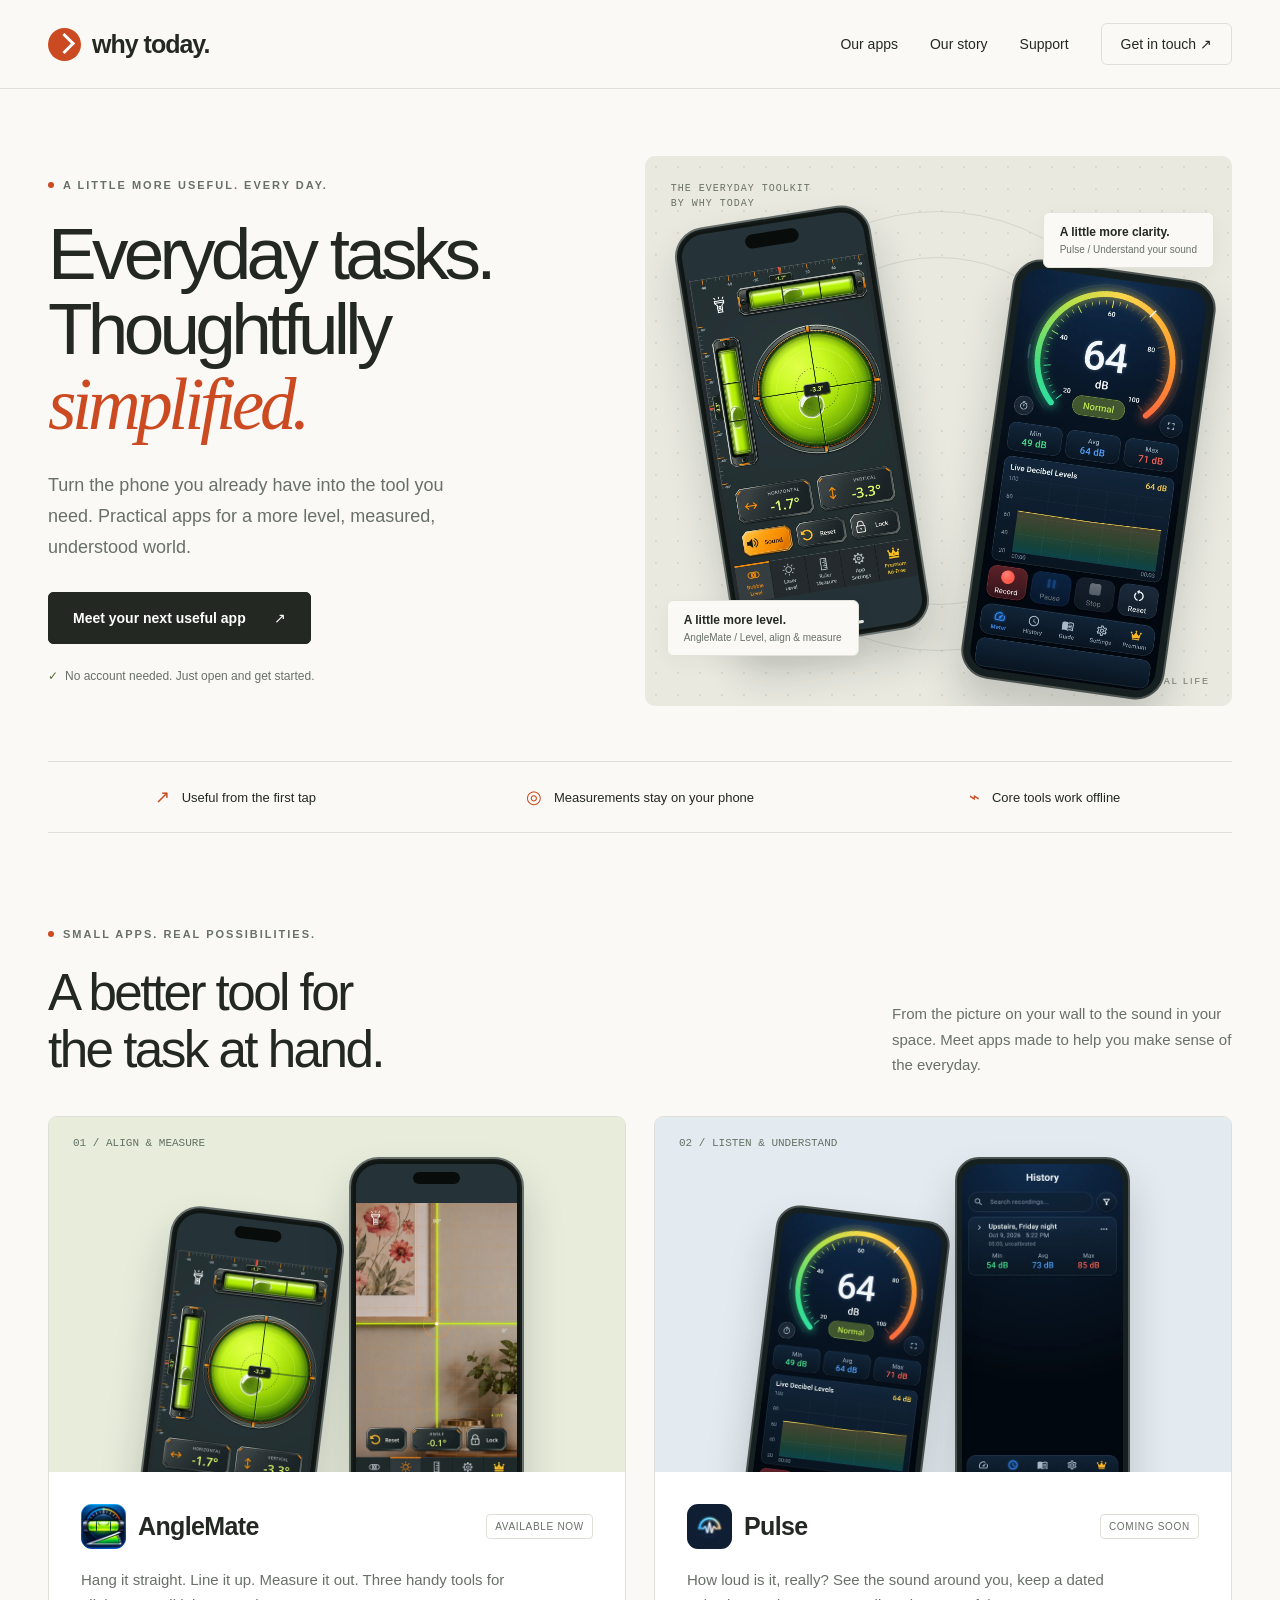
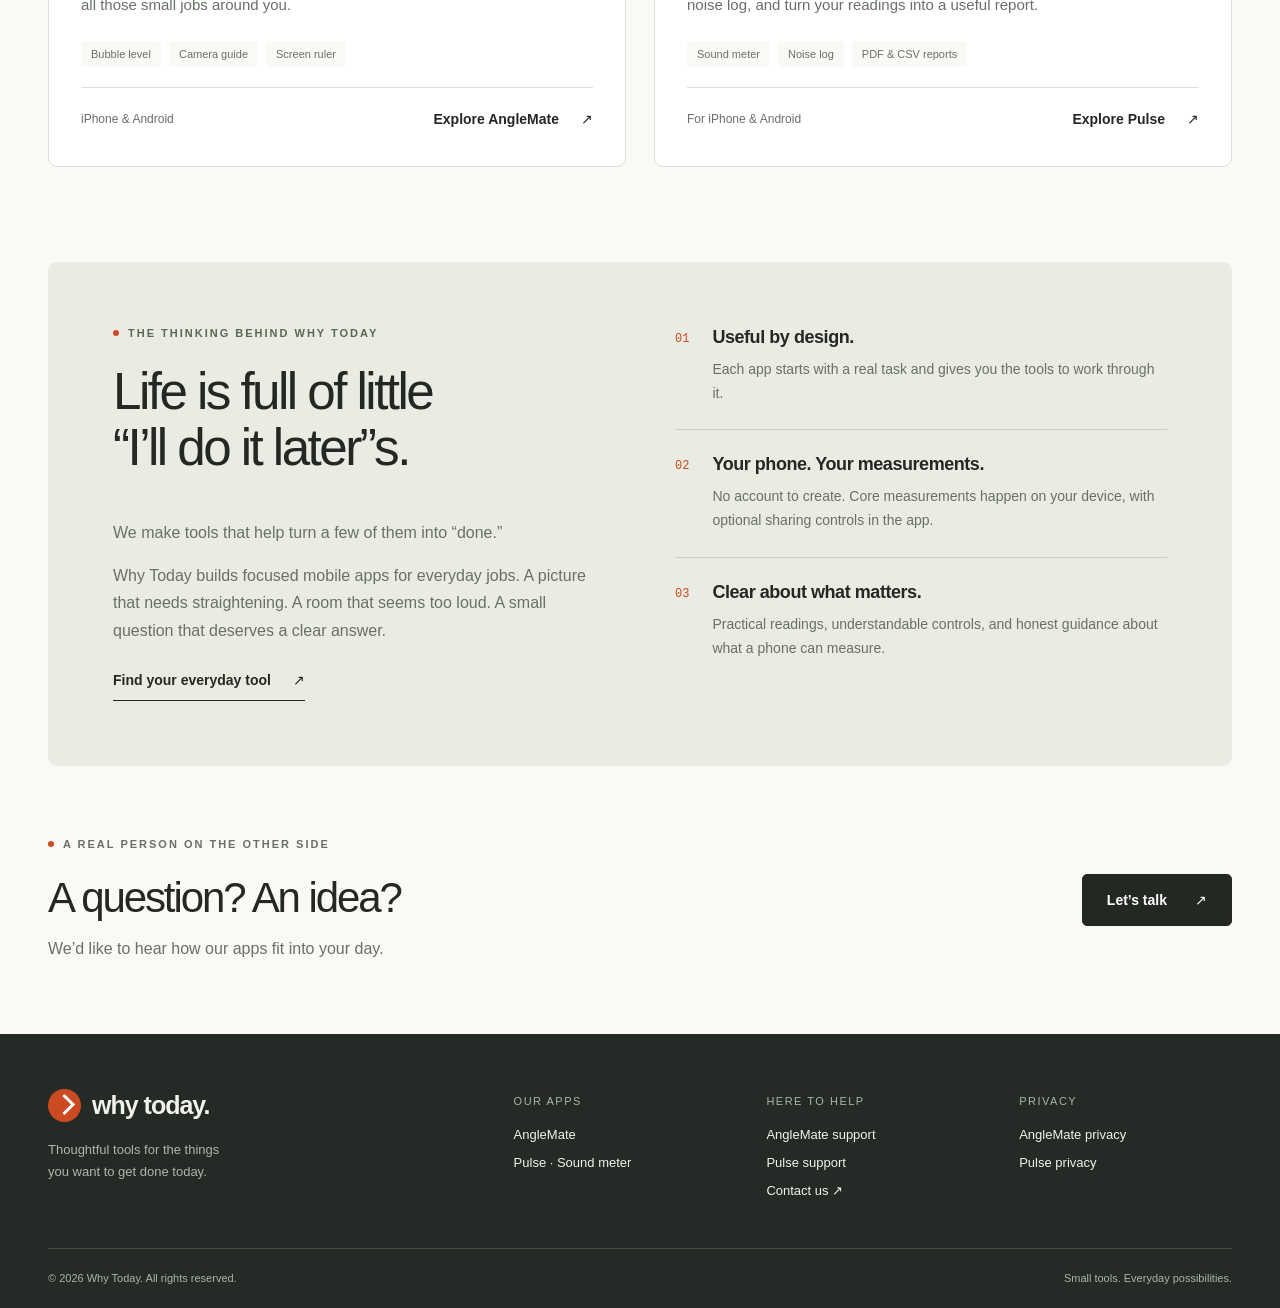
<file: index.html>
<!doctype html><html lang="en"><head><meta charset="utf-8"><meta name="viewport" content="width=device-width, initial-scale=1"><title>Why Today — Level and sound meter apps for iPhone & Android</title><meta name="description" content="Why Today makes AngleMate, a bubble level, camera alignment guide and screen ruler, and Pulse, a decibel meter with a dated noise log. For iPhone and Android, no account needed."><meta name="theme-color" content="#faf9f5"><link rel="canonical" href="https://whytoday.ca/"><meta property="og:image" content="https://whytoday.ca/assets/share-home.jpg"><meta property="og:image:width" content="1200"><meta property="og:image:height" content="630"><meta name="twitter:card" content="summary_large_image"><meta property="og:type" content="website"><meta property="og:title" content="Why Today — Level and sound meter apps for iPhone & Android"><meta property="og:description" content="Why Today makes AngleMate, a bubble level, camera alignment guide and screen ruler, and Pulse, a decibel meter with a dated noise log. For iPhone and Android, no account needed."><meta property="og:url" content="https://whytoday.ca/"><meta property="og:site_name" content="Why Today"><link rel="icon" type="image/svg+xml" href="/assets/favicon.svg"><link rel="stylesheet" href="/assets/site.css"><script src="/assets/site.js" defer></script><script type="application/ld+json">{"@context": "https://schema.org", "@graph": [{"@type": "Organization", "@id": "https://whytoday.ca/#organization", "name": "Why Today", "url": "https://whytoday.ca/", "email": "whytodaysupport@gmail.com"}, {"@type": "WebSite", "@id": "https://whytoday.ca/#website", "name": "Why Today", "url": "https://whytoday.ca/", "publisher": {"@id": "https://whytoday.ca/#organization"}}]}</script></head><body><a class="skip" href="#main">Skip to content</a><header class="header"><div class="wrap nav"><a class="logo" href="/" aria-label="Why Today home"><span class="brand-mark" aria-hidden="true"></span><span>why today.</span></a><button class="menu-toggle" aria-expanded="false" aria-controls="navigation">Menu</button><nav class="nav-links" id="navigation" aria-label="Main navigation"><a href="/#products">Our apps</a><a href="/#about">Our story</a><a href="/#support">Support</a><a class="nav-contact" href="mailto:whytodaysupport@gmail.com">Get in touch <span aria-hidden="true">↗</span></a></nav></div></header><main id="main"><div class="wrap"><section class="hero"><div class="hero-copy"><div class="eyebrow"><span class="dot" aria-hidden="true"></span>A little more useful. Every day.</div><h1>Everyday tasks.<br>Thoughtfully<br><em>simplified.</em></h1><p class="lead">Turn the phone you already have into the tool you need. Practical apps for a more level, measured, understood world.</p><div class="actions"><a class="button" href="#products">Meet your next useful app <span aria-hidden="true">↗</span></a></div><div class="small-note">No account needed. Just open and get started.</div></div><div class="hero-stage"><div class="stage-orbit" aria-hidden="true"></div><div class="stage-label">THE EVERYDAY TOOLKIT<br>BY WHY TODAY</div><div class="phone phone-iphone phone-a"><div class="phone-screen"><img src="/assets/anglemate-level.webp" alt="AngleMate bubble level with horizontal and vertical readings" loading="eager" decoding="async"></div><span class="phone-island" aria-hidden="true"></span><span class="phone-home" aria-hidden="true"></span></div><div class="phone phone-b"><img src="/assets/pulse-meter.webp" alt="Pulse sound meter with live decibel graph" loading="eager" decoding="async"></div><div class="float-label label-a">A little more level.<span>AngleMate / Level, align & measure</span></div><div class="float-label label-b">A little more clarity.<span>Pulse / Understand your sound</span></div><span class="stage-bottom">BUILT FOR REAL LIFE</span></div></section><div class="principles-strip"><div><span aria-hidden="true">↗</span>Useful from the first tap</div><div><span aria-hidden="true">◎</span>Measurements stay on your phone</div><div><span aria-hidden="true">⌁</span>Core tools work offline</div></div><section class="section" id="products"><div class="section-head"><div><div class="eyebrow"><span class="dot" aria-hidden="true"></span>Small apps. Real possibilities.</div><h2>A better tool for<br>the task at hand.</h2></div><p>From the picture on your wall to the sound in your space. Meet apps made to help you make sense of the everyday.</p></div><div class="product-grid"><article class="product-card"><div class="product-art green"><span class="art-number">01 / ALIGN & MEASURE</span><div class="phone phone-iphone "><div class="phone-screen"><img src="/assets/anglemate-level.webp" alt="AngleMate measurement screen" loading="lazy" decoding="async"></div><span class="phone-island" aria-hidden="true"></span><span class="phone-home" aria-hidden="true"></span></div><div class="phone phone-iphone "><div class="phone-screen"><img src="/assets/anglemate-camera.webp" alt="AngleMate additional tools" loading="lazy" decoding="async"></div><span class="phone-island" aria-hidden="true"></span><span class="phone-home" aria-hidden="true"></span></div></div><div class="card-copy"><div class="product-title"><img src="/assets/anglemate-icon.webp" width="45" height="45" alt=""><h3>AngleMate</h3><span class="tag">Available now</span></div><p>Hang it straight. Line it up. Measure it out. Three handy tools for all those small jobs around you.</p><div class="product-tags"><span>Bubble level</span><span>Camera guide</span><span>Screen ruler</span></div><div class="card-bottom"><span>iPhone & Android</span><a class="text-link" href="/anglemate/">Explore AngleMate <span aria-hidden="true">↗</span></a></div></div></article><article class="product-card"><div class="product-art blue"><span class="art-number">02 / LISTEN & UNDERSTAND</span><div class="phone "><img src="/assets/pulse-meter.webp" alt="Pulse measurement screen" loading="lazy" decoding="async"></div><div class="phone "><img src="/assets/pulse-history.webp" alt="Pulse additional tools" loading="lazy" decoding="async"></div></div><div class="card-copy"><div class="product-title"><img src="/assets/pulse-icon.webp" width="45" height="45" alt=""><h3>Pulse</h3><span class="tag">Coming soon</span></div><p>How loud is it, really? See the sound around you, keep a dated noise log, and turn your readings into a useful report.</p><div class="product-tags"><span>Sound meter</span><span>Noise log</span><span>PDF & CSV reports</span></div><div class="card-bottom"><span>For iPhone & Android</span><a class="text-link" href="/pulse/">Explore Pulse <span aria-hidden="true">↗</span></a></div></div></article></div></section><section class="about" id="about"><div><div class="eyebrow"><span class="dot" aria-hidden="true"></span>The thinking behind Why Today</div><h2>Life is full of little<br>“I’ll do it later”s.</h2><p>We make tools that help turn a few of them into “done.”</p><p>Why Today builds focused mobile apps for everyday jobs. A picture that needs straightening. A room that seems too loud. A small question that deserves a clear answer.</p><a class="text-link" href="#products">Find your everyday tool <span aria-hidden="true">↗</span></a></div><div><div class="value"><span class="value-num">01</span><div><h3>Useful by design.</h3><p>Each app starts with a real task and gives you the tools to work through it.</p></div></div><div class="value"><span class="value-num">02</span><div><h3>Your phone. Your measurements.</h3><p>No account to create. Core measurements happen on your device, with optional sharing controls in the app.</p></div></div><div class="value"><span class="value-num">03</span><div><h3>Clear about what matters.</h3><p>Practical readings, understandable controls, and honest guidance about what a phone can measure.</p></div></div></div></section><section class="contact" id="support"><div><div class="eyebrow"><span class="dot" aria-hidden="true"></span>A real person on the other side</div><h2>A question? An idea?</h2><p>We’d like to hear how our apps fit into your day.</p></div><a class="button" href="mailto:whytodaysupport@gmail.com">Let’s talk <span aria-hidden="true">↗</span></a></section></div></main><footer class="footer"><div class="wrap"><div class="footer-top"><div class="footer-brand"><a class="logo" href="/" aria-label="Why Today home"><span class="brand-mark" aria-hidden="true"></span><span>why today.</span></a><p>Thoughtful tools for the things<br>you want to get done today.</p></div><div><h3>Our apps</h3><div class="footer-links"><a href="/anglemate/">AngleMate</a><a href="/pulse/">Pulse · Sound meter</a></div></div><div><h3>Here to help</h3><div class="footer-links"><a href="/anglemate/#support">AngleMate support</a><a href="/pulse/#support">Pulse support</a><a href="mailto:whytodaysupport@gmail.com">Contact us ↗</a></div></div><div><h3>Privacy</h3><div class="footer-links"><a href="/anglemate/privacy/">AngleMate privacy</a><a href="/pulse/privacy/">Pulse privacy</a></div></div></div><div class="footer-bottom"><span>© 2026 Why Today. All rights reserved.</span><span>Small tools. Everyday possibilities.</span></div></div></footer></body></html>
</file>
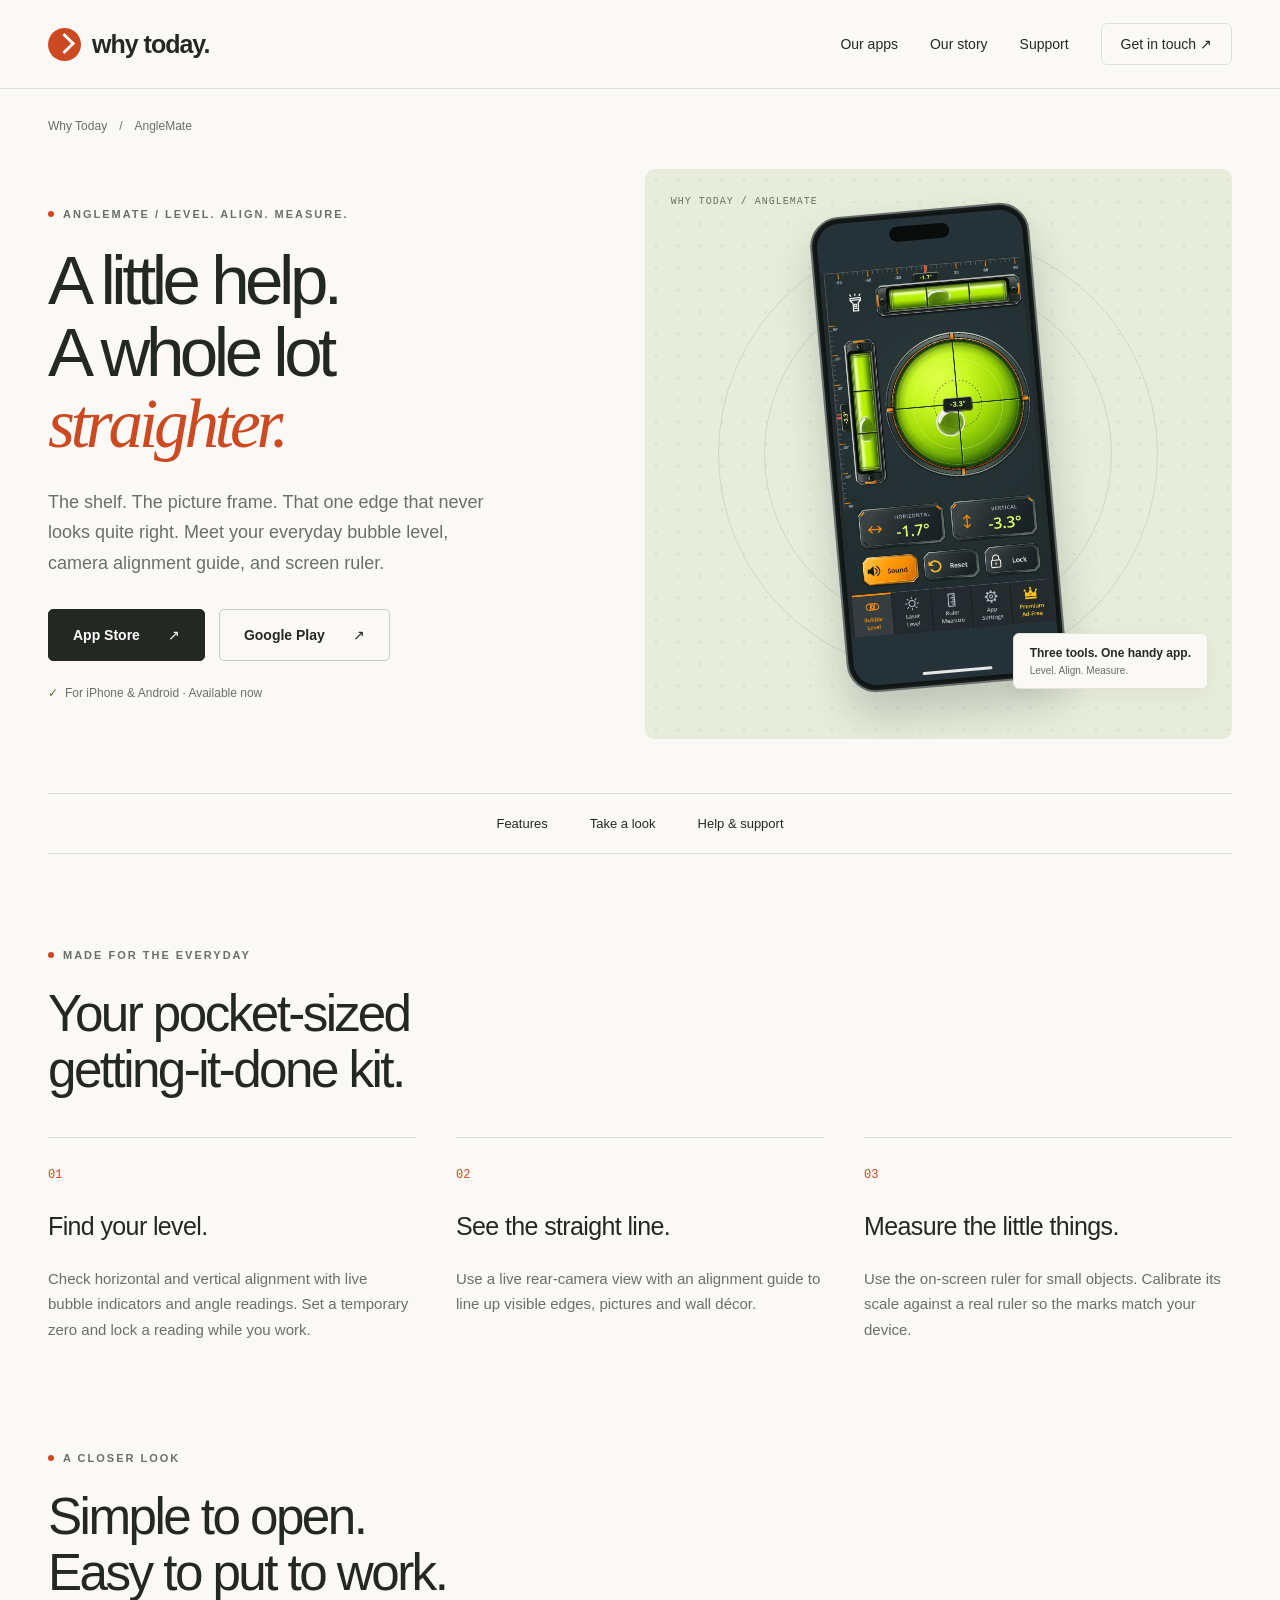
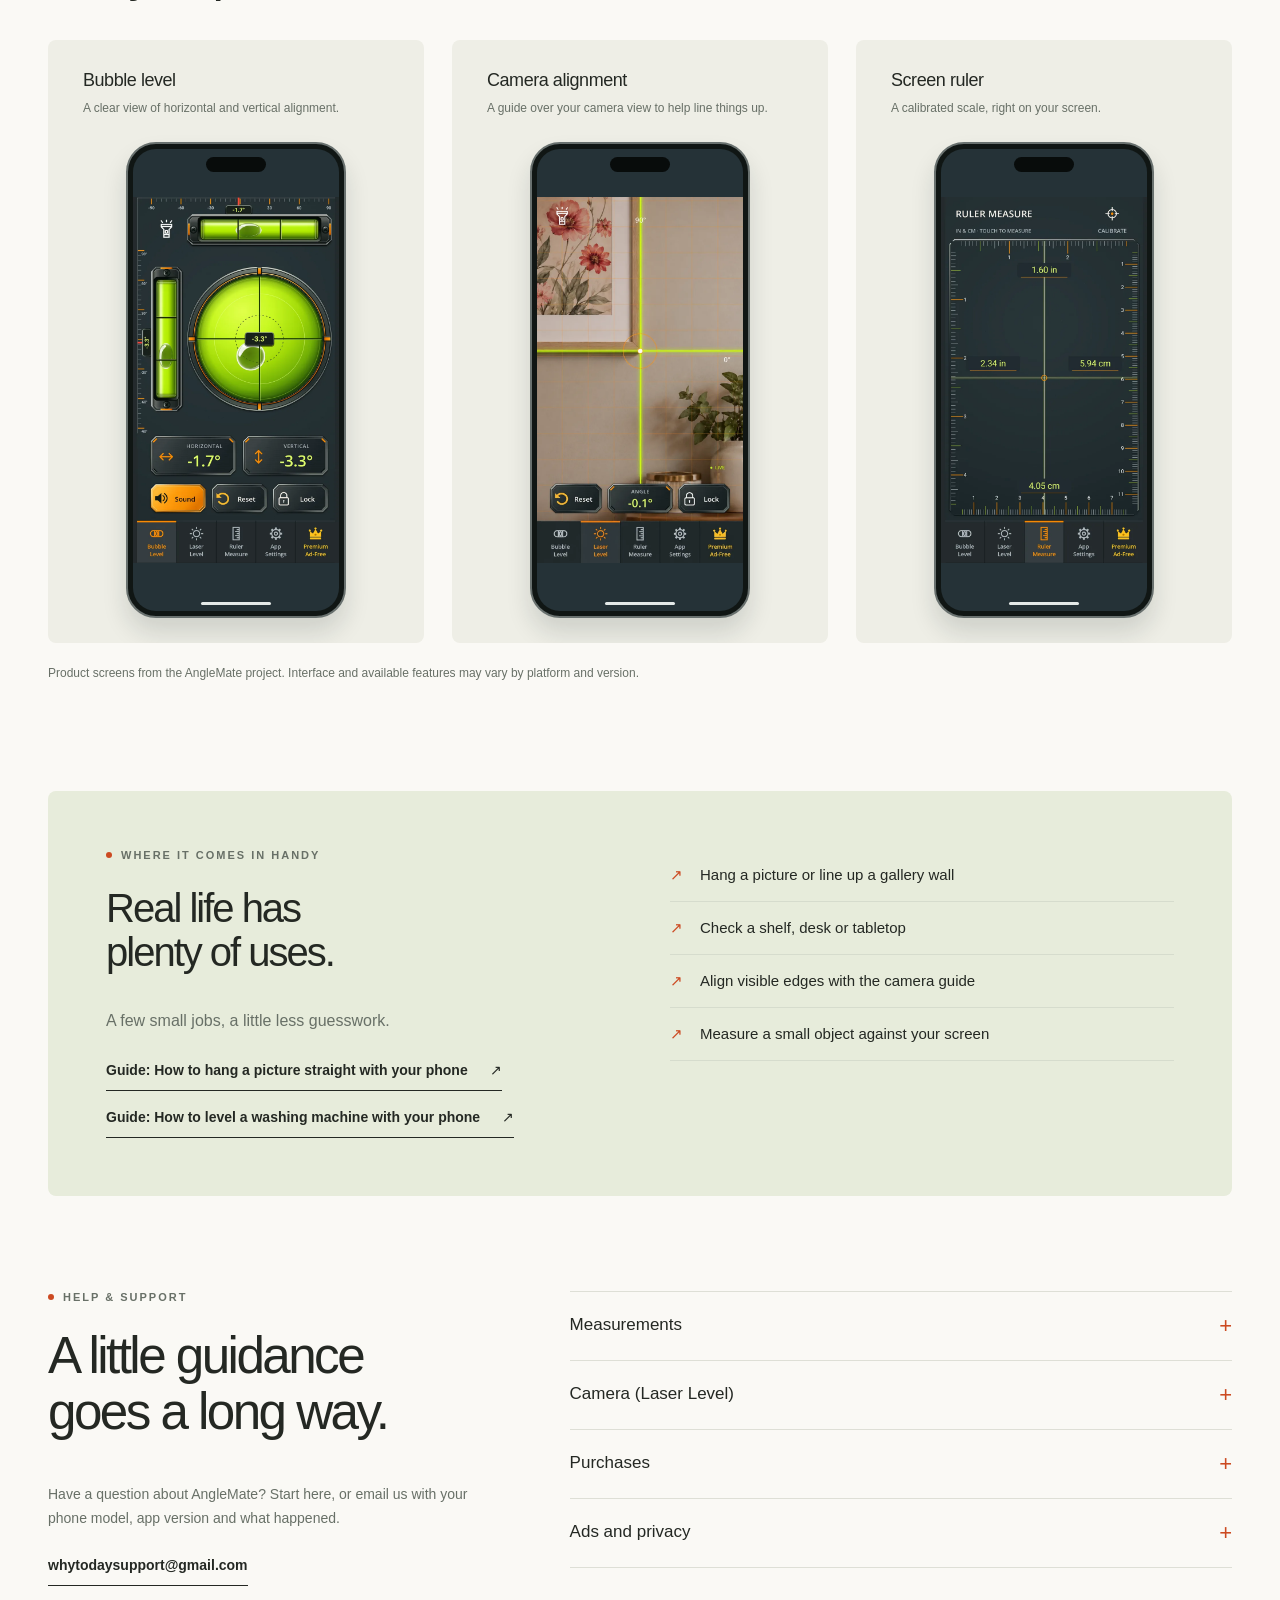
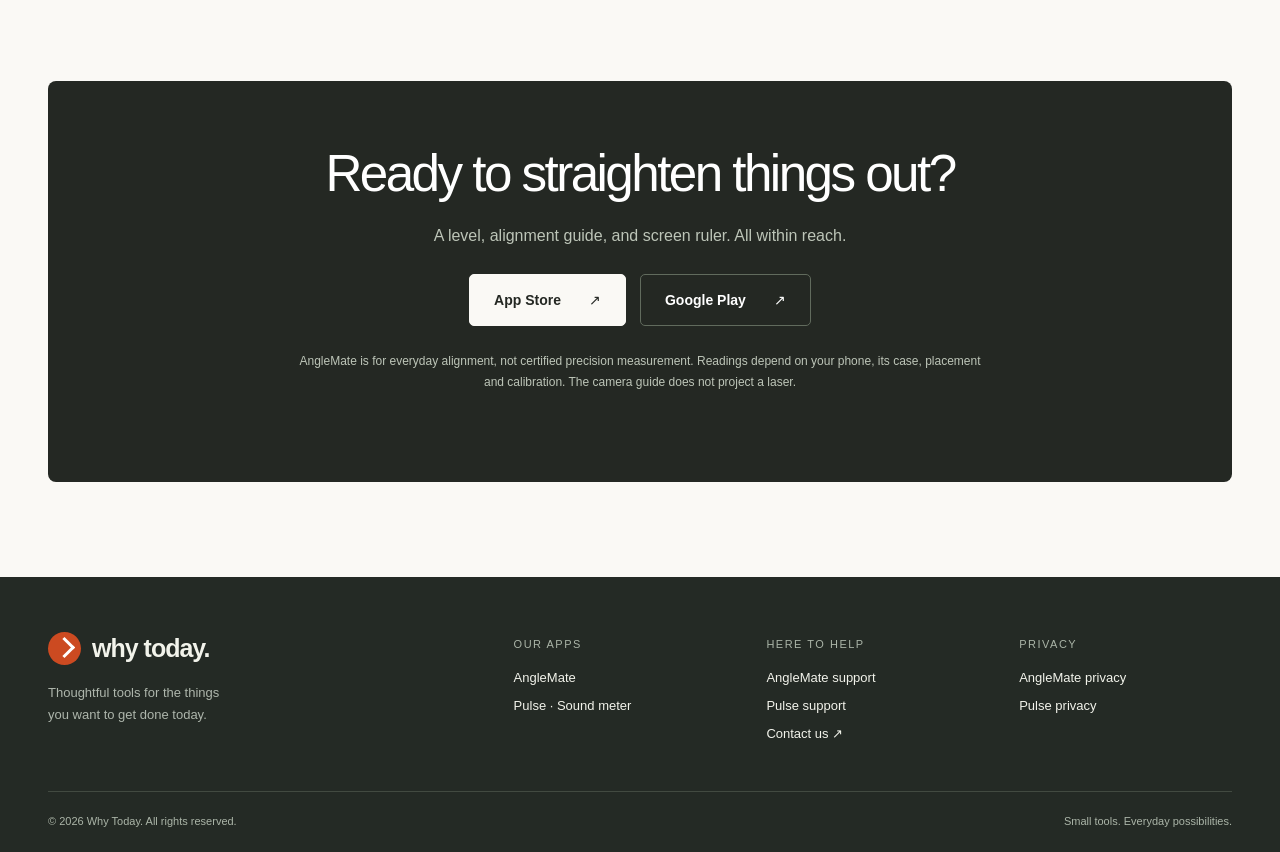
<file: anglemate/index.html>
<!doctype html><html lang="en"><head><meta charset="utf-8"><meta name="viewport" content="width=device-width, initial-scale=1"><title>AngleMate: Bubble Level & Laser Level App for iPhone, Android</title><meta name="description" content="AngleMate turns your phone into a bubble level, a camera laser-level guide for lining up pictures and shelves, and a calibrated screen ruler. Works offline, no account needed."><meta name="theme-color" content="#faf9f5"><link rel="canonical" href="https://whytoday.ca/anglemate/"><meta property="og:image" content="https://whytoday.ca/assets/share-anglemate.jpg"><meta property="og:image:width" content="1200"><meta property="og:image:height" content="630"><meta name="twitter:card" content="summary_large_image"><meta property="og:type" content="website"><meta property="og:title" content="AngleMate: Bubble Level & Laser Level App for iPhone, Android"><meta property="og:description" content="AngleMate turns your phone into a bubble level, a camera laser-level guide for lining up pictures and shelves, and a calibrated screen ruler. Works offline, no account needed."><meta property="og:url" content="https://whytoday.ca/anglemate/"><meta property="og:site_name" content="Why Today"><meta name="apple-itunes-app" content="app-id=6821353881"><link rel="icon" type="image/svg+xml" href="/assets/favicon.svg"><link rel="stylesheet" href="/assets/site.css"><script src="/assets/site.js" defer></script><script type="application/ld+json">{"@context": "https://schema.org", "@graph": [{"@type": "Organization", "@id": "https://whytoday.ca/#organization", "name": "Why Today", "url": "https://whytoday.ca/", "email": "whytodaysupport@gmail.com"}, {"@type": "WebSite", "@id": "https://whytoday.ca/#website", "name": "Why Today", "url": "https://whytoday.ca/", "publisher": {"@id": "https://whytoday.ca/#organization"}}, {"@type": "MobileApplication", "@id": "https://whytoday.ca/anglemate/#app", "name": "AngleMate", "url": "https://whytoday.ca/anglemate/", "description": "AngleMate turns your phone into a bubble level, a camera laser-level guide for lining up pictures and shelves, and a calibrated screen ruler. Works offline, no account needed.", "operatingSystem": "iOS, Android", "applicationCategory": "UtilitiesApplication", "image": "https://whytoday.ca/assets/anglemate-icon.webp", "screenshot": ["https://whytoday.ca/assets/anglemate-level.webp", "https://whytoday.ca/assets/anglemate-camera.webp", "https://whytoday.ca/assets/anglemate-ruler.webp"], "publisher": {"@id": "https://whytoday.ca/#organization"}, "sameAs": ["https://apps.apple.com/app/anglemate/id6821353881", "https://play.google.com/store/apps/details?id=com.iambell.anglemate"]}]}</script></head><body><a class="skip" href="#main">Skip to content</a><header class="header"><div class="wrap nav"><a class="logo" href="/" aria-label="Why Today home"><span class="brand-mark" aria-hidden="true"></span><span>why today.</span></a><button class="menu-toggle" aria-expanded="false" aria-controls="navigation">Menu</button><nav class="nav-links" id="navigation" aria-label="Main navigation"><a href="/#products">Our apps</a><a href="/#about">Our story</a><a href="/#support">Support</a><a class="nav-contact" href="mailto:whytodaysupport@gmail.com">Get in touch <span aria-hidden="true">↗</span></a></nav></div></header><main id="main"><div class="wrap"><div class="crumb"><a href="/">Why Today</a><span>/</span><span>AngleMate</span></div><section class="hero product-hero"><div class="hero-copy"><div class="eyebrow"><span class="dot" aria-hidden="true"></span>AngleMate / Level. Align. Measure.</div><h1>A little help.<br>A whole lot<br><em>straighter.</em></h1><p class="lead">The shelf. The picture frame. That one edge that never looks quite right. Meet your everyday bubble level, camera alignment guide, and screen ruler.</p><div class="actions"><a class="button" href="https://apps.apple.com/app/anglemate/id6821353881?pt=129586953&ct=anglemate_page_top&mt=8">App Store <span aria-hidden="true">↗</span></a><a class="button secondary" href="https://play.google.com/store/apps/details?id=com.iambell.anglemate&referrer=utm_source%3Dwhytoday.ca%26utm_medium%3Dwebsite%26utm_campaign%3Danglemate_page_top">Google Play <span aria-hidden="true">↗</span></a></div><div class="small-note">For iPhone & Android · Available now</div></div><div class="hero-stage single-stage" style="background-color:#e7ecdb"><div class="stage-orbit" aria-hidden="true"></div><div class="stage-label">WHY TODAY / ANGLEMATE</div><div class="phone phone-iphone "><div class="phone-screen"><img src="/assets/anglemate-level.webp" alt="AngleMate measurement screen" loading="eager" decoding="async"></div><span class="phone-island" aria-hidden="true"></span><span class="phone-home" aria-hidden="true"></span></div><div class="float-label">Three tools. One handy app.<span>Level. Align. Measure.</span></div></div></section><nav class="subnav" aria-label="Product navigation"><a href="#features">Features</a><a href="#look">Take a look</a><a href="#support">Help & support</a></nav><section class="section" id="features"><div class="section-head"><div><div class="eyebrow"><span class="dot" aria-hidden="true"></span>Made for the everyday</div><h2>Your pocket-sized<br>getting-it-done kit.</h2></div></div><div class="feature-grid"><article class="feature"><span class="value-num">01</span><h3>Find your level.</h3><p>Check horizontal and vertical alignment with live bubble indicators and angle readings. Set a temporary zero and lock a reading while you work.</p></article><article class="feature"><span class="value-num">02</span><h3>See the straight line.</h3><p>Use a live rear-camera view with an alignment guide to line up visible edges, pictures and wall décor.</p></article><article class="feature"><span class="value-num">03</span><h3>Measure the little things.</h3><p>Use the on-screen ruler for small objects. Calibrate its scale against a real ruler so the marks match your device.</p></article></div></section><section id="look"><div class="section-head"><div><div class="eyebrow"><span class="dot" aria-hidden="true"></span>A closer look</div><h2>Simple to open.<br>Easy to put to work.</h2></div></div><div class="screens"><figure class="screen"><figcaption><h3>Bubble level</h3><p>A clear view of horizontal and vertical alignment.</p></figcaption><div class="phone phone-iphone "><div class="phone-screen"><img src="/assets/anglemate-level.webp" alt="AngleMate: Bubble level" loading="lazy" decoding="async"></div><span class="phone-island" aria-hidden="true"></span><span class="phone-home" aria-hidden="true"></span></div></figure><figure class="screen"><figcaption><h3>Camera alignment</h3><p>A guide over your camera view to help line things up.</p></figcaption><div class="phone phone-iphone "><div class="phone-screen"><img src="/assets/anglemate-camera.webp" alt="AngleMate: Camera alignment" loading="lazy" decoding="async"></div><span class="phone-island" aria-hidden="true"></span><span class="phone-home" aria-hidden="true"></span></div></figure><figure class="screen"><figcaption><h3>Screen ruler</h3><p>A calibrated scale, right on your screen.</p></figcaption><div class="phone phone-iphone "><div class="phone-screen"><img src="/assets/anglemate-ruler.webp" alt="AngleMate: Screen ruler" loading="lazy" decoding="async"></div><span class="phone-island" aria-hidden="true"></span><span class="phone-home" aria-hidden="true"></span></div></figure></div><p class="screen-note">Product screens from the AngleMate project. Interface and available features may vary by platform and version.</p></section><section class="section"><div class="usecases "><div><div class="eyebrow"><span class="dot" aria-hidden="true"></span>Where it comes in handy</div><h2>Real life has<br>plenty of uses.</h2><p>A few small jobs, a little less guesswork.</p><div class="guide-links"><a class="text-link" href="/guides/hang-a-picture-straight/">Guide: How to hang a picture straight with your phone <span aria-hidden="true">↗</span></a><a class="text-link" href="/guides/level-a-washing-machine/">Guide: How to level a washing machine with your phone <span aria-hidden="true">↗</span></a></div></div><ul><li>Hang a picture or line up a gallery wall</li><li>Check a shelf, desk or tabletop</li><li>Align visible edges with the camera guide</li><li>Measure a small object against your screen</li></ul></div></section><section class="support" id="support"><div class="support-intro"><div class="eyebrow"><span class="dot" aria-hidden="true"></span>Help & support</div><h2>A little guidance<br>goes a long way.</h2><p>Have a question about AngleMate? Start here, or email us with your phone model, app version and what happened.</p><a class="text-link" href="mailto:whytodaysupport@gmail.com?subject=AngleMate%20support">whytodaysupport@gmail.com</a></div><div class="faq"><details><summary>Measurements</summary><div>
<h3>The level does not read zero on a flat surface</h3>
<p>Put the phone on the surface, wait a moment for it to settle, then tap
<strong>Reset</strong> to use that position as zero. The reset lasts until you
close the app. Phone cases and camera bumps can tilt the phone, so measure on a
flat side without the case when accuracy matters.</p>
<h3>How accurate is AngleMate?</h3>
<p>Readings come from your phone's motion sensor and depend on the device and
how it rests on the surface. AngleMate is a handy everyday tool, not a certified
precision instrument; for critical work, check against a calibrated level.</p>
<h3>The ruler is the wrong size</h3>
<p>Open <strong>Ruler Measure</strong>, hold a real ruler against the screen and
pinch to calibrate until the marks match. AngleMate remembers the calibration.</p>

</div></details><details><summary>Camera (Laser Level)</summary><div>
<p>Laser Level shows the rear camera with an alignment guide. It does not record
photos or video and does not project a laser. If you declined camera access,
allow it in your phone's settings: <strong>Settings → AngleMate → Camera</strong>
on iPhone, or <strong>Settings → Apps → AngleMate → Permissions</strong> on
Android.</p>

</div></details><details><summary>Purchases</summary><div>
<p>The current version of AngleMate has no in-app purchases; every tool is free.
If you bought Premium in an earlier test version, you can request a refund from
the store: on iPhone at
<a href="https://reportaproblem.apple.com/">reportaproblem.apple.com</a>, on
Android through your
<a href="https://play.google.com/store/account/orderhistory">Google Play order history</a>.</p>

</div></details><details><summary>Ads and privacy</summary><div>
<p>The current version of AngleMate shows no ads. Before ads or purchases are
introduced, we will update this page and the privacy policy. Optional usage and error sharing are off unless you turn
them on in <strong>App Settings → Optional sharing</strong>. Read the full
<a href="/anglemate/privacy/">privacy policy</a>, or email us
about a privacy or data-deletion request.</p>
</div></details></div></section><section class="section"><div class="download-panel"><h2>Ready to straighten things out?</h2><p>A level, alignment guide, and screen ruler. All within reach.</p><div class="actions"><a class="button" href="https://apps.apple.com/app/anglemate/id6821353881?pt=129586953&ct=anglemate_page_bottom&mt=8">App Store <span aria-hidden="true">↗</span></a><a class="button secondary" href="https://play.google.com/store/apps/details?id=com.iambell.anglemate&referrer=utm_source%3Dwhytoday.ca%26utm_medium%3Dwebsite%26utm_campaign%3Danglemate_page_bottom">Google Play <span aria-hidden="true">↗</span></a></div><p class="notice">AngleMate is for everyday alignment, not certified precision measurement. Readings depend on your phone, its case, placement and calibration. The camera guide does not project a laser.</p></div></section></div></main><footer class="footer"><div class="wrap"><div class="footer-top"><div class="footer-brand"><a class="logo" href="/" aria-label="Why Today home"><span class="brand-mark" aria-hidden="true"></span><span>why today.</span></a><p>Thoughtful tools for the things<br>you want to get done today.</p></div><div><h3>Our apps</h3><div class="footer-links"><a href="/anglemate/">AngleMate</a><a href="/pulse/">Pulse · Sound meter</a></div></div><div><h3>Here to help</h3><div class="footer-links"><a href="/anglemate/#support">AngleMate support</a><a href="/pulse/#support">Pulse support</a><a href="mailto:whytodaysupport@gmail.com">Contact us ↗</a></div></div><div><h3>Privacy</h3><div class="footer-links"><a href="/anglemate/privacy/">AngleMate privacy</a><a href="/pulse/privacy/">Pulse privacy</a></div></div></div><div class="footer-bottom"><span>© 2026 Why Today. All rights reserved.</span><span>Small tools. Everyday possibilities.</span></div></div></footer></body></html>
</file>
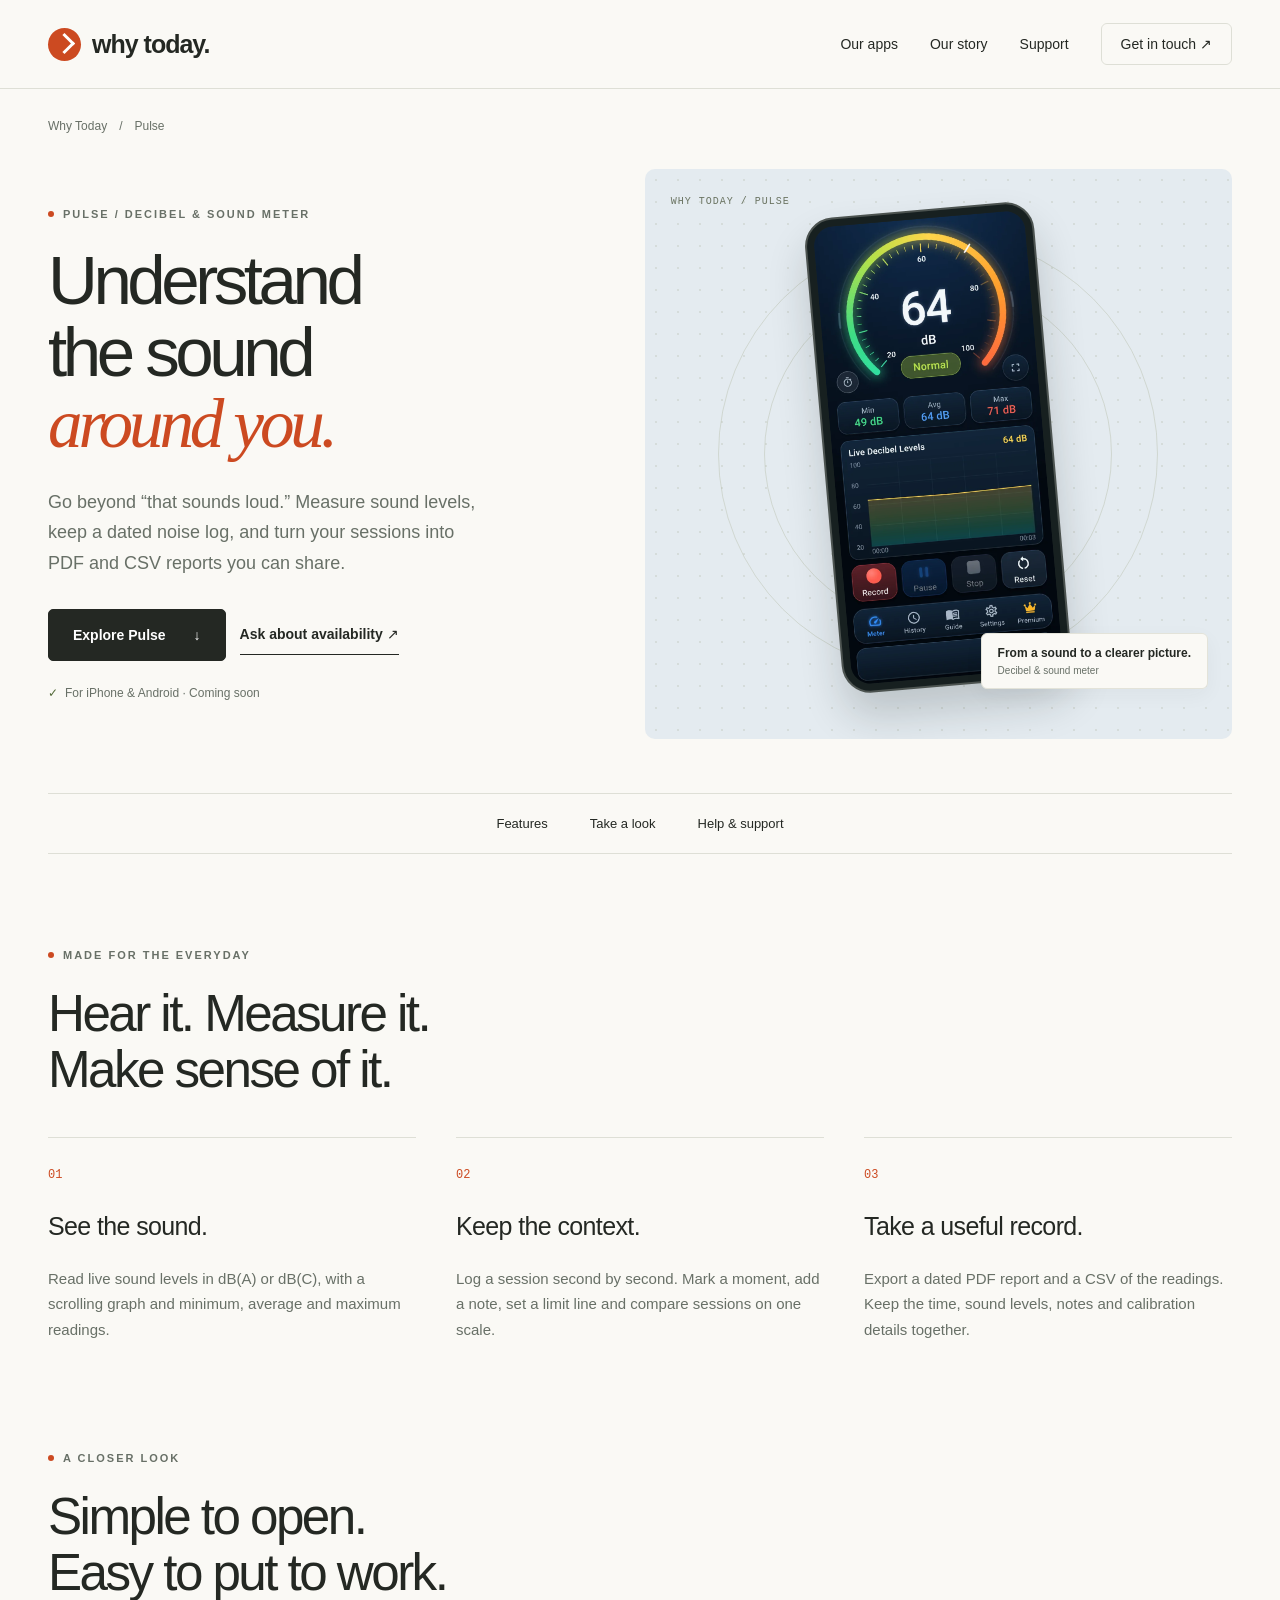
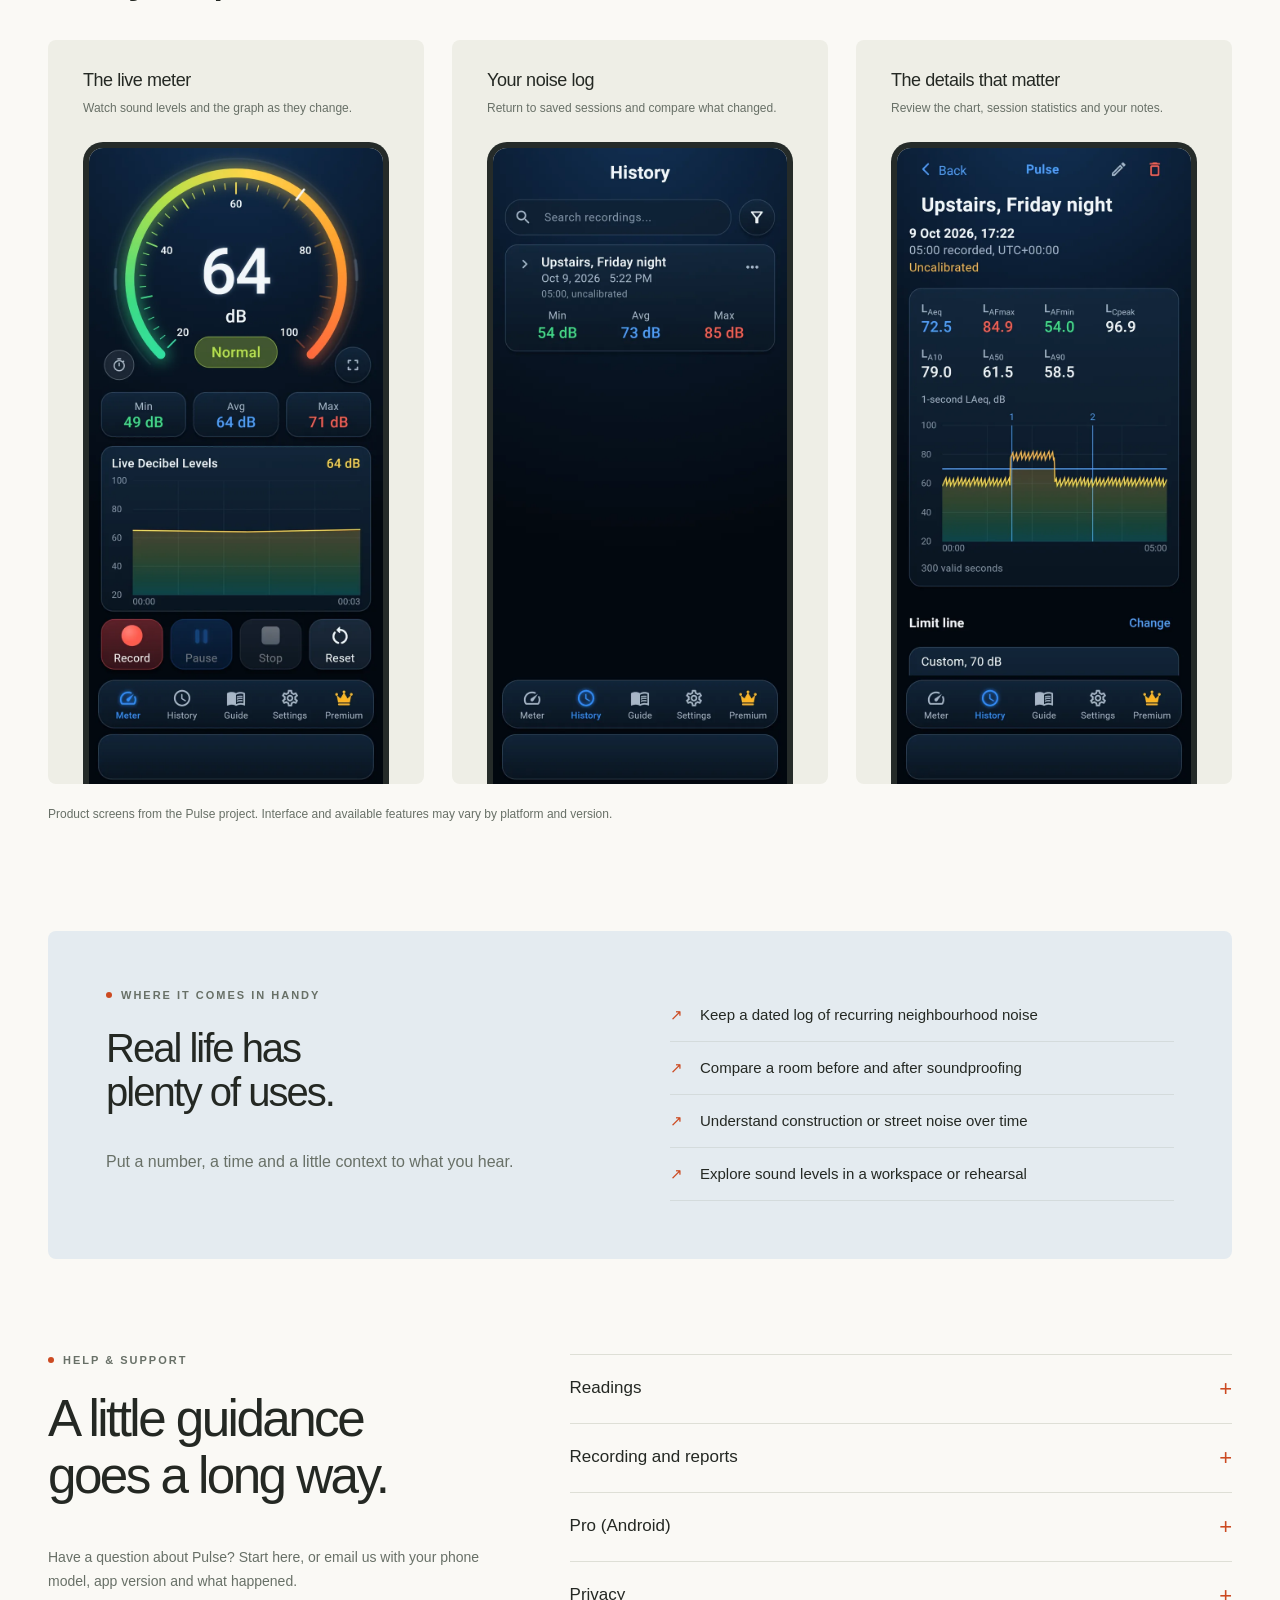
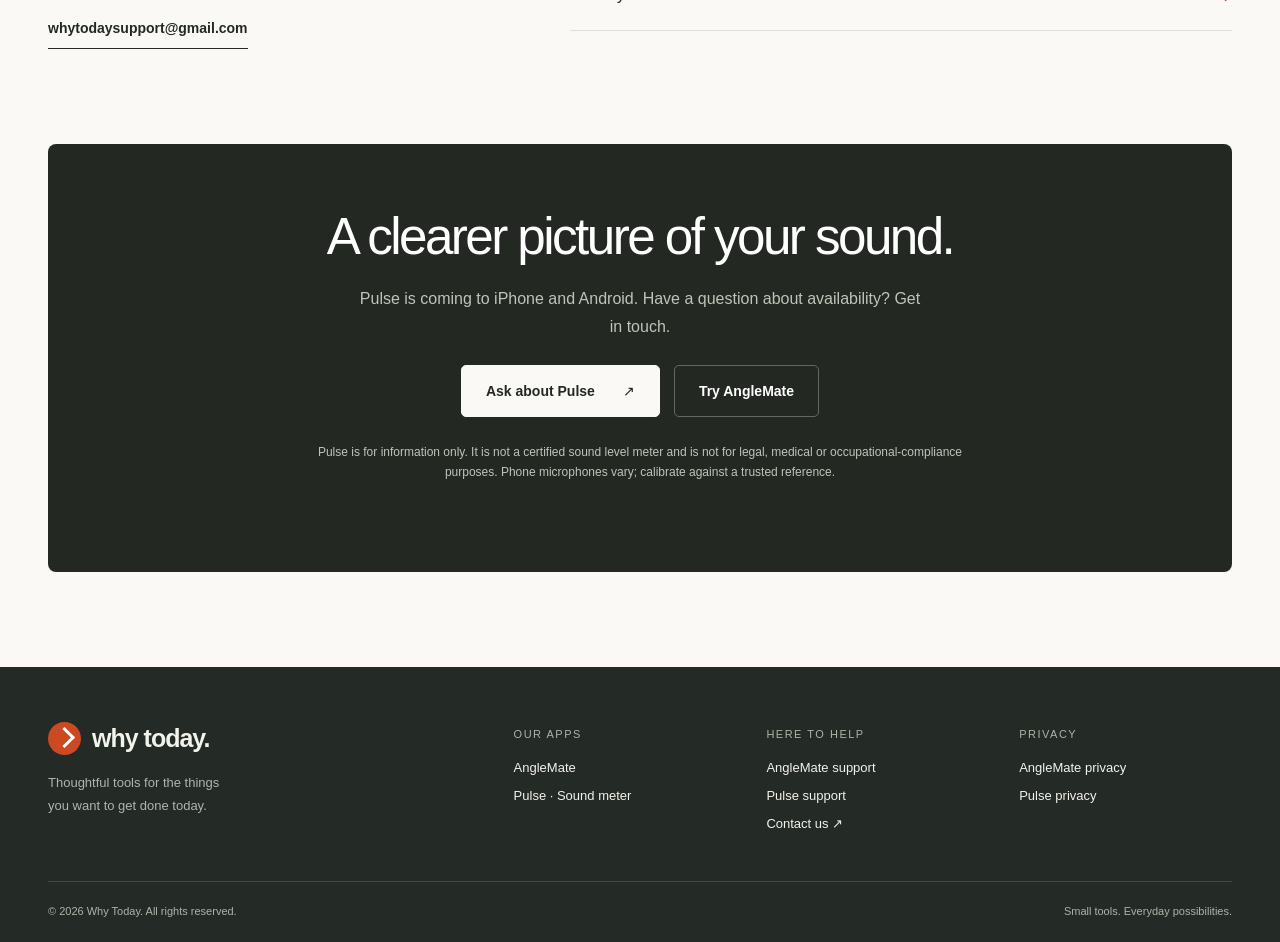
<file: pulse/index.html>
<!doctype html><html lang="en"><head><meta charset="utf-8"><meta name="viewport" content="width=device-width, initial-scale=1"><title>Pulse: Decibel Meter & Noise Log App for iPhone and Android</title><meta name="description" content="Measure sound levels in dB(A) or dB(C), keep a dated noise log with notes, and export PDF and CSV reports. Pulse is coming soon to iPhone and Android."><meta name="theme-color" content="#faf9f5"><link rel="canonical" href="https://whytoday.ca/pulse/"><meta property="og:image" content="https://whytoday.ca/assets/share-pulse.jpg"><meta property="og:image:width" content="1200"><meta property="og:image:height" content="630"><meta name="twitter:card" content="summary_large_image"><meta property="og:type" content="website"><meta property="og:title" content="Pulse: Decibel Meter & Noise Log App for iPhone and Android"><meta property="og:description" content="Measure sound levels in dB(A) or dB(C), keep a dated noise log with notes, and export PDF and CSV reports. Pulse is coming soon to iPhone and Android."><meta property="og:url" content="https://whytoday.ca/pulse/"><meta property="og:site_name" content="Why Today"><link rel="icon" type="image/svg+xml" href="/assets/favicon.svg"><link rel="stylesheet" href="/assets/site.css"><script src="/assets/site.js" defer></script><script type="application/ld+json">{"@context": "https://schema.org", "@graph": [{"@type": "Organization", "@id": "https://whytoday.ca/#organization", "name": "Why Today", "url": "https://whytoday.ca/", "email": "whytodaysupport@gmail.com"}, {"@type": "WebSite", "@id": "https://whytoday.ca/#website", "name": "Why Today", "url": "https://whytoday.ca/", "publisher": {"@id": "https://whytoday.ca/#organization"}}, {"@type": "MobileApplication", "@id": "https://whytoday.ca/pulse/#app", "name": "Pulse", "url": "https://whytoday.ca/pulse/", "description": "Measure sound levels in dB(A) or dB(C), keep a dated noise log with notes, and export PDF and CSV reports. Pulse is coming soon to iPhone and Android.", "operatingSystem": "iOS, Android", "applicationCategory": "UtilitiesApplication", "image": "https://whytoday.ca/assets/pulse-icon.webp", "screenshot": ["https://whytoday.ca/assets/pulse-meter.webp", "https://whytoday.ca/assets/pulse-history.webp", "https://whytoday.ca/assets/pulse-report.webp"], "publisher": {"@id": "https://whytoday.ca/#organization"}}]}</script></head><body><a class="skip" href="#main">Skip to content</a><header class="header"><div class="wrap nav"><a class="logo" href="/" aria-label="Why Today home"><span class="brand-mark" aria-hidden="true"></span><span>why today.</span></a><button class="menu-toggle" aria-expanded="false" aria-controls="navigation">Menu</button><nav class="nav-links" id="navigation" aria-label="Main navigation"><a href="/#products">Our apps</a><a href="/#about">Our story</a><a href="/#support">Support</a><a class="nav-contact" href="mailto:whytodaysupport@gmail.com">Get in touch <span aria-hidden="true">↗</span></a></nav></div></header><main id="main"><div class="wrap"><div class="crumb"><a href="/">Why Today</a><span>/</span><span>Pulse</span></div><section class="hero product-hero"><div class="hero-copy"><div class="eyebrow"><span class="dot" aria-hidden="true"></span>Pulse / Decibel & sound meter</div><h1>Understand<br>the sound<br><em>around you.</em></h1><p class="lead">Go beyond “that sounds loud.” Measure sound levels, keep a dated noise log, and turn your sessions into PDF and CSV reports you can share.</p><div class="actions"><a class="button" href="#features">Explore Pulse <span aria-hidden="true">↓</span></a><a class="text-link" href="mailto:whytodaysupport@gmail.com?subject=Pulse%20availability">Ask about availability ↗</a></div><div class="small-note">For iPhone & Android · Coming soon</div></div><div class="hero-stage single-stage" style="background-color:#e4ebf0"><div class="stage-orbit" aria-hidden="true"></div><div class="stage-label">WHY TODAY / PULSE</div><div class="phone "><img src="/assets/pulse-meter.webp" alt="Pulse measurement screen" loading="eager" decoding="async"></div><div class="float-label">From a sound to a clearer picture.<span>Decibel & sound meter</span></div></div></section><nav class="subnav" aria-label="Product navigation"><a href="#features">Features</a><a href="#look">Take a look</a><a href="#support">Help & support</a></nav><section class="section" id="features"><div class="section-head"><div><div class="eyebrow"><span class="dot" aria-hidden="true"></span>Made for the everyday</div><h2>Hear it. Measure it.<br>Make sense of it.</h2></div></div><div class="feature-grid"><article class="feature"><span class="value-num">01</span><h3>See the sound.</h3><p>Read live sound levels in dB(A) or dB(C), with a scrolling graph and minimum, average and maximum readings.</p></article><article class="feature"><span class="value-num">02</span><h3>Keep the context.</h3><p>Log a session second by second. Mark a moment, add a note, set a limit line and compare sessions on one scale.</p></article><article class="feature"><span class="value-num">03</span><h3>Take a useful record.</h3><p>Export a dated PDF report and a CSV of the readings. Keep the time, sound levels, notes and calibration details together.</p></article></div></section><section id="look"><div class="section-head"><div><div class="eyebrow"><span class="dot" aria-hidden="true"></span>A closer look</div><h2>Simple to open.<br>Easy to put to work.</h2></div></div><div class="screens"><figure class="screen"><figcaption><h3>The live meter</h3><p>Watch sound levels and the graph as they change.</p></figcaption><img src="/assets/pulse-meter.webp" alt="Pulse: The live meter" loading="lazy" decoding="async"></figure><figure class="screen"><figcaption><h3>Your noise log</h3><p>Return to saved sessions and compare what changed.</p></figcaption><img src="/assets/pulse-history.webp" alt="Pulse: Your noise log" loading="lazy" decoding="async"></figure><figure class="screen"><figcaption><h3>The details that matter</h3><p>Review the chart, session statistics and your notes.</p></figcaption><img src="/assets/pulse-report.webp" alt="Pulse: The details that matter" loading="lazy" decoding="async"></figure></div><p class="screen-note">Product screens from the Pulse project. Interface and available features may vary by platform and version.</p></section><section class="section"><div class="usecases blue"><div><div class="eyebrow"><span class="dot" aria-hidden="true"></span>Where it comes in handy</div><h2>Real life has<br>plenty of uses.</h2><p>Put a number, a time and a little context to what you hear.</p></div><ul><li>Keep a dated log of recurring neighbourhood noise</li><li>Compare a room before and after soundproofing</li><li>Understand construction or street noise over time</li><li>Explore sound levels in a workspace or rehearsal</li></ul></div></section><section class="support" id="support"><div class="support-intro"><div class="eyebrow"><span class="dot" aria-hidden="true"></span>Help & support</div><h2>A little guidance<br>goes a long way.</h2><p>Have a question about Pulse? Start here, or email us with your phone model, app version and what happened.</p><a class="text-link" href="mailto:whytodaysupport@gmail.com?subject=Pulse%20support">whytodaysupport@gmail.com</a></div><div class="faq"><details><summary>Readings</summary><div>
<h3>How accurate is Pulse?</h3>
<p>Phone microphones vary. Typical accuracy is ±2 dB after calibration, from
30 to 120 dB. Pulse is for information only. It is not a certified sound
level meter and not for legal, medical or occupational-compliance
purposes.</p>
<h3>Calibrate against a reference meter</h3>
<p>Place your phone next to a sound level meter you trust, play a steady
sound, and set <strong>Calibration Offset</strong> in <strong>Settings</strong> until both read the
same. The offset is printed on every report.</p>
<h3>The meter shows a dash</h3>
<p>The meter is halted, for example while another app uses the microphone or
during a phone call. Readings come back on their own when the microphone is
free again. If they don't, check the microphone permission:
<strong>Settings → Pulse → Microphone</strong> on iPhone, or
<strong>Settings → Apps → Pulse → Permissions</strong> on Android.</p>

</div></details><details><summary>Recording and reports</summary><div>
<p>Tap record to start a session; tap <strong>Mark</strong> to flag a moment
and add a note to it later in <strong>History</strong>. On Android a session
keeps recording with the screen locked and shows a notification. On iPhone,
keep Pulse open: a locked screen or a phone call shows as a gap in the log,
and recording carries on when you come back. Open a session in
<strong>History</strong> to export its PDF and CSV report. The SHA-256 value
on the PDF can be recomputed from the CSV, so a reader can see the numbers
were not retyped.</p>

</div></details><details><summary>Pro (Android)</summary><div>
<p>On Android, Pro is a one-time purchase, not a subscription:
unlimited sessions and reports, saved audio, compare 3 sessions and NIOSH /
OSHA noise dose estimates. On iPhone all of this is included.</p>
<h3>Restore a purchase</h3>
<p>On a new phone or after reinstalling, open <strong>Settings</strong> and tap
<strong>Restore Purchase</strong>. Use the same Google account you bought it with.</p>
<h3>Refunds</h3>
<p>Purchases are handled by Google Play, and refunds are requested through
your <a href="https://play.google.com/store/account/orderhistory">Google Play order history</a>.</p>

</div></details><details><summary>Privacy</summary><div>
<p>Sound is analysed on your phone; audio and sound levels never leave it.
Audio is saved only if you turn on <strong>Save audio with sessions</strong>.
Read the full <a href="/pulse/privacy/">privacy policy</a>, or email us about
a privacy or data-deletion request.</p>
</div></details></div></section><section class="section"><div class="download-panel"><h2>A clearer picture of your sound.</h2><p>Pulse is coming to iPhone and Android. Have a question about availability? Get in touch.</p><div class="actions"><a class="button" href="mailto:whytodaysupport@gmail.com?subject=Pulse%20availability">Ask about Pulse <span aria-hidden="true">↗</span></a><a class="button secondary" href="/anglemate/">Try AngleMate</a></div><p class="notice">Pulse is for information only. It is not a certified sound level meter and is not for legal, medical or occupational-compliance purposes. Phone microphones vary; calibrate against a trusted reference.</p></div></section></div></main><footer class="footer"><div class="wrap"><div class="footer-top"><div class="footer-brand"><a class="logo" href="/" aria-label="Why Today home"><span class="brand-mark" aria-hidden="true"></span><span>why today.</span></a><p>Thoughtful tools for the things<br>you want to get done today.</p></div><div><h3>Our apps</h3><div class="footer-links"><a href="/anglemate/">AngleMate</a><a href="/pulse/">Pulse · Sound meter</a></div></div><div><h3>Here to help</h3><div class="footer-links"><a href="/anglemate/#support">AngleMate support</a><a href="/pulse/#support">Pulse support</a><a href="mailto:whytodaysupport@gmail.com">Contact us ↗</a></div></div><div><h3>Privacy</h3><div class="footer-links"><a href="/anglemate/privacy/">AngleMate privacy</a><a href="/pulse/privacy/">Pulse privacy</a></div></div></div><div class="footer-bottom"><span>© 2026 Why Today. All rights reserved.</span><span>Small tools. Everyday possibilities.</span></div></div></footer></body></html>
</file>
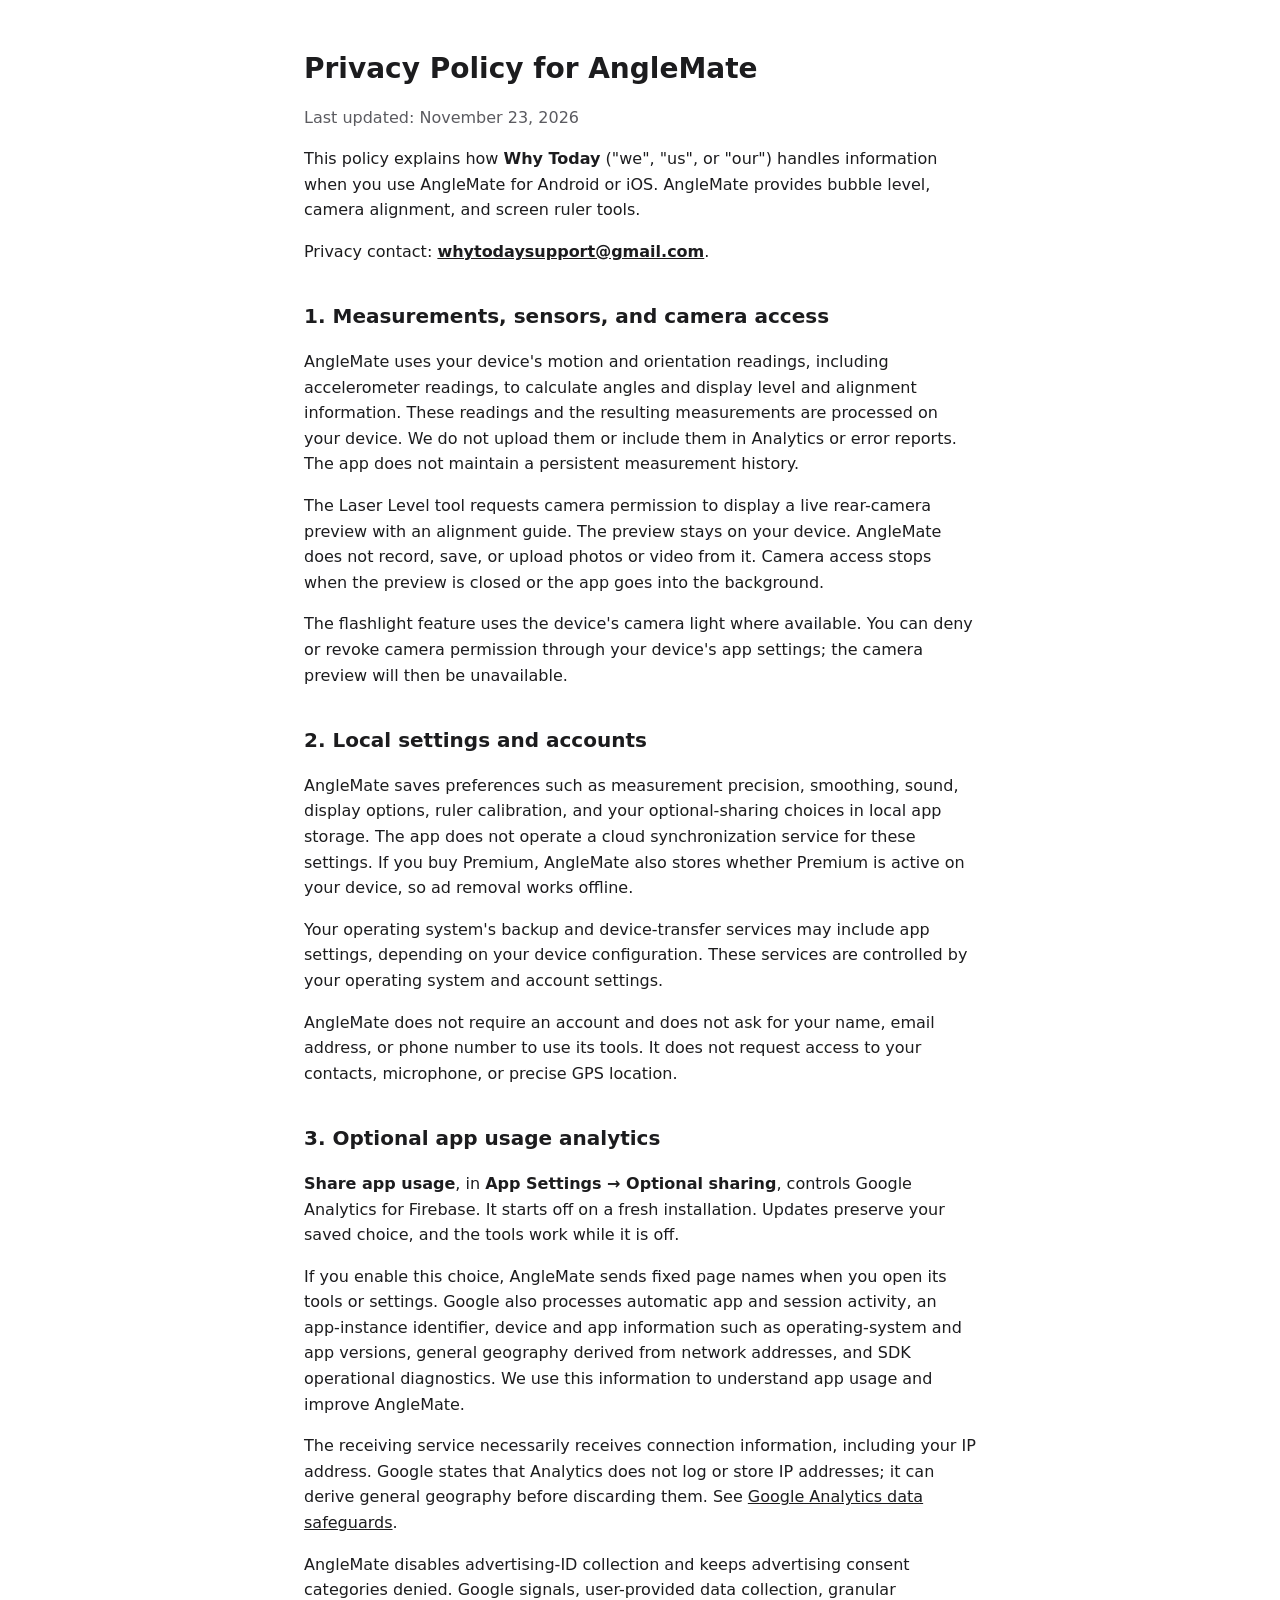
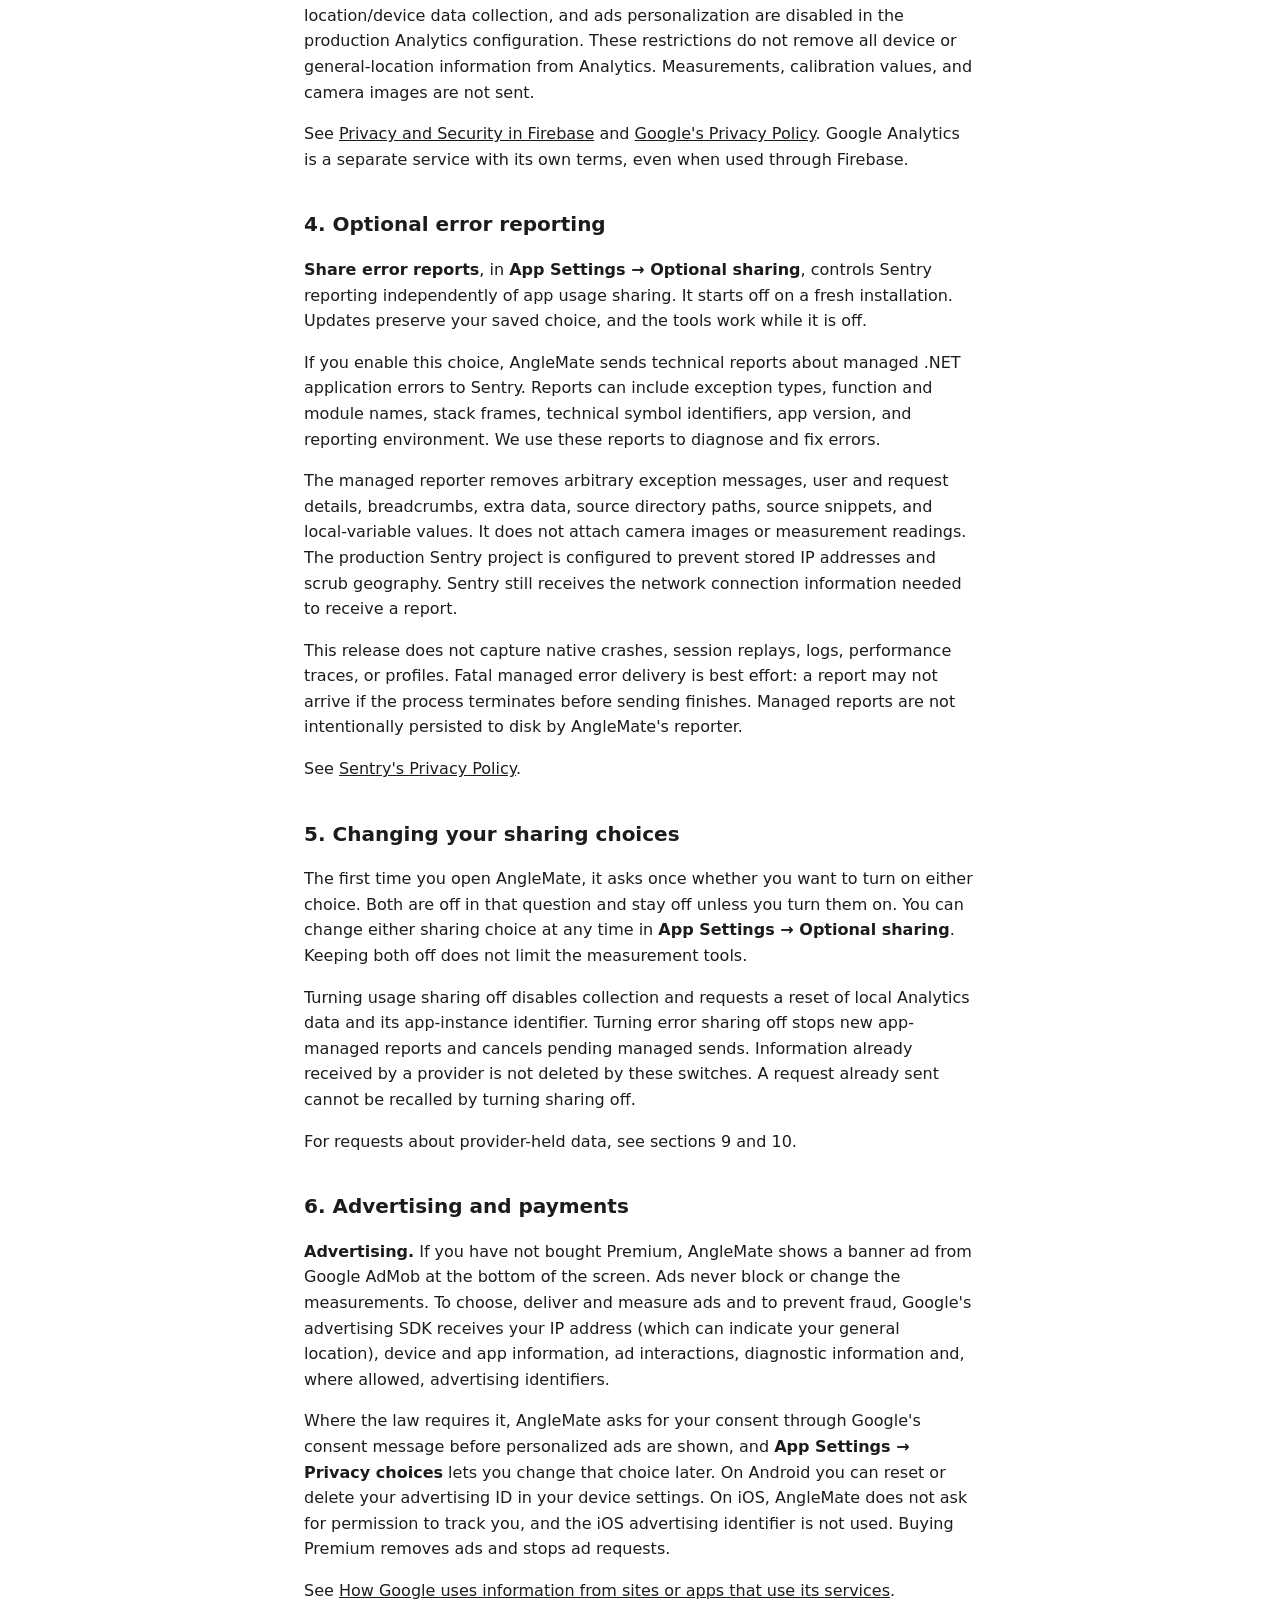
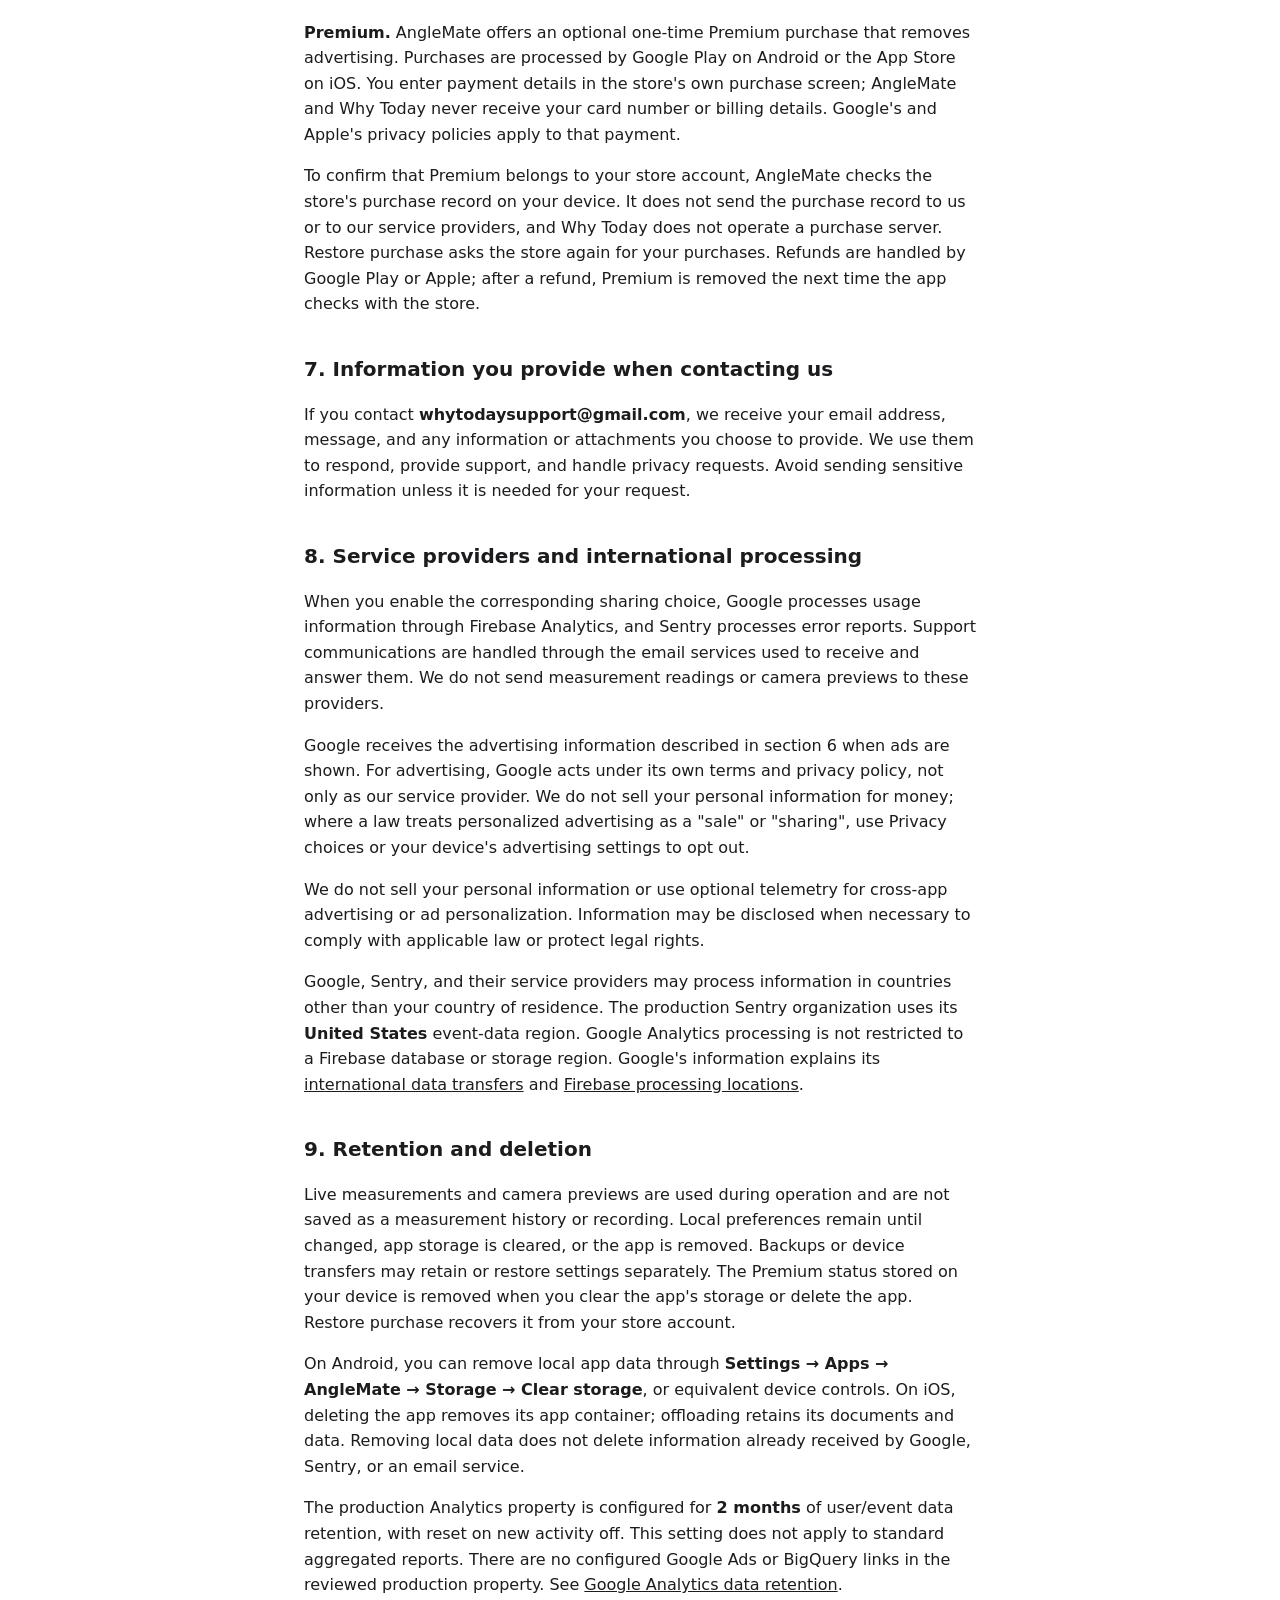
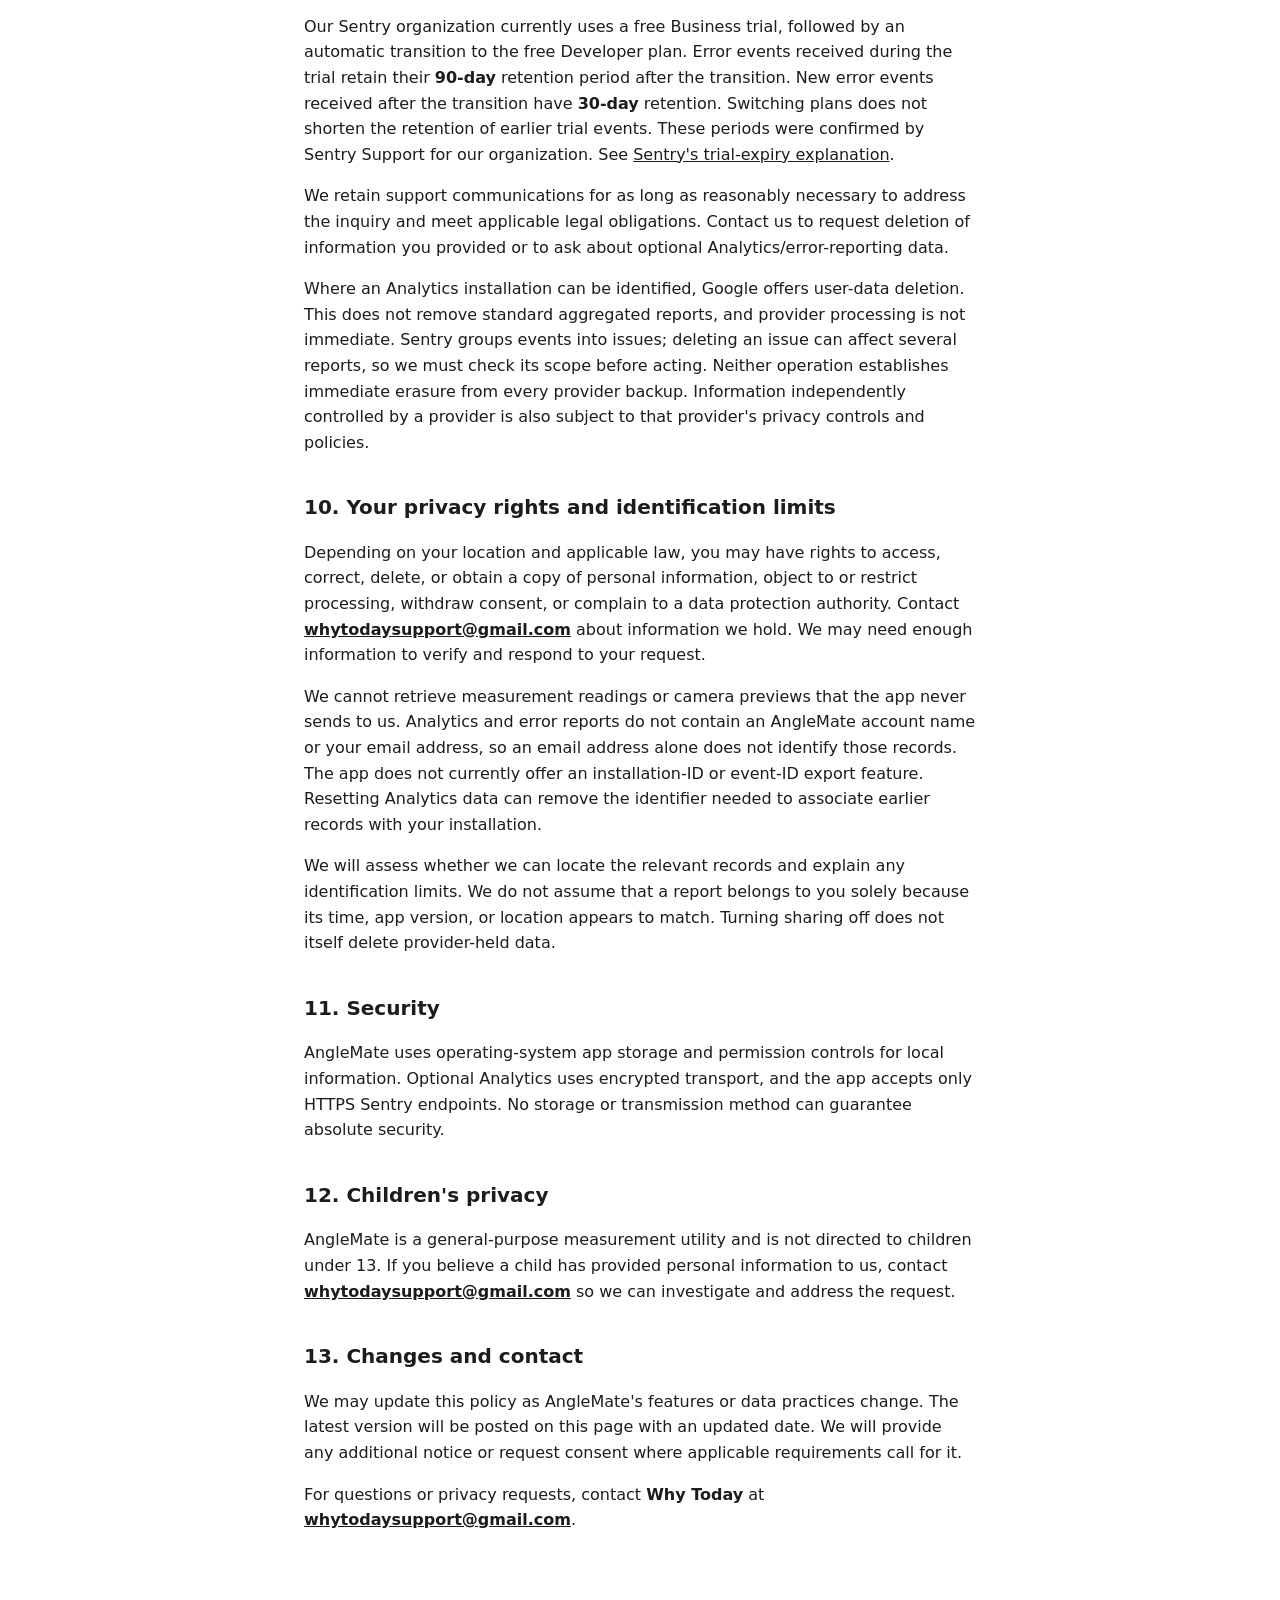
<file: anglemate/privacy/index.html>
<!doctype html>
<html lang="en">
<head>
<meta charset="utf-8">
<meta name="viewport" content="width=device-width, initial-scale=1">
<title>AngleMate — Privacy Policy</title>
<link rel="canonical" href="https://whytoday.ca/anglemate/privacy/">
<meta name="description" content="How Why Today handles information in the AngleMate app: how it uses motion sensors and the camera, what stays on your phone, and how to contact us.">
<style>
  :root { color-scheme: light dark; --fg: #1c1c1e; --bg: #ffffff; --muted: #5b5b60; }
  @media (prefers-color-scheme: dark) { :root { --fg: #ececf0; --bg: #0b0b0f; --muted: #a1a1aa; } }
  body { margin: 0; background: var(--bg); color: var(--fg);
    font: 16px/1.6 system-ui, -apple-system, "Segoe UI", Roboto, sans-serif; }
  main { max-width: 42rem; margin: 0 auto; padding: 2rem 1rem 4rem; }
  h1 { font-size: 1.75rem; line-height: 1.25; }
  h2 { font-size: 1.25rem; margin-top: 2.25rem; }
  h3 { font-size: 1.05rem; margin-top: 1.75rem; }
  a { color: inherit; }
  h1 + p { color: var(--muted); }
</style>
</head>
<body>
<main>
<h1 id="privacy-policy-for-anglemate">Privacy Policy for AngleMate</h1>
<p>Last updated: November 23, 2026</p>
<p>This policy explains how <strong>Why Today</strong> (&quot;we&quot;, &quot;us&quot;, or &quot;our&quot;) handles information when you use AngleMate for Android or iOS. AngleMate provides bubble level, camera alignment, and screen ruler tools.</p>
<p>Privacy contact: <strong><a href="mailto:whytodaysupport@gmail.com">whytodaysupport@gmail.com</a></strong>.</p>
<h2 id="1-measurements-sensors-and-camera-access">1. Measurements, sensors, and camera access</h2>
<p>AngleMate uses your device&#x27;s motion and orientation readings, including accelerometer readings, to calculate angles and display level and alignment information. These readings and the resulting measurements are processed on your device. We do not upload them or include them in Analytics or error reports. The app does not maintain a persistent measurement history.</p>
<p>The Laser Level tool requests camera permission to display a live rear-camera preview with an alignment guide. The preview stays on your device. AngleMate does not record, save, or upload photos or video from it. Camera access stops when the preview is closed or the app goes into the background.</p>
<p>The flashlight feature uses the device&#x27;s camera light where available. You can deny or revoke camera permission through your device&#x27;s app settings; the camera preview will then be unavailable.</p>
<h2 id="2-local-settings-and-accounts">2. Local settings and accounts</h2>
<p>AngleMate saves preferences such as measurement precision, smoothing, sound, display options, ruler calibration, and your optional-sharing choices in local app storage. The app does not operate a cloud synchronization service for these settings. If you buy Premium, AngleMate also stores whether Premium is active on your device, so ad removal works offline.</p>
<p>Your operating system&#x27;s backup and device-transfer services may include app settings, depending on your device configuration. These services are controlled by your operating system and account settings.</p>
<p>AngleMate does not require an account and does not ask for your name, email address, or phone number to use its tools. It does not request access to your contacts, microphone, or precise GPS location.</p>
<h2 id="3-optional-app-usage-analytics">3. Optional app usage analytics</h2>
<p><strong>Share app usage</strong>, in <strong>App Settings → Optional sharing</strong>, controls Google Analytics for Firebase. It starts off on a fresh installation. Updates preserve your saved choice, and the tools work while it is off.</p>
<p>If you enable this choice, AngleMate sends fixed page names when you open its tools or settings. Google also processes automatic app and session activity, an app-instance identifier, device and app information such as operating-system and app versions, general geography derived from network addresses, and SDK operational diagnostics. We use this information to understand app usage and improve AngleMate.</p>
<p>The receiving service necessarily receives connection information, including your IP address. Google states that Analytics does not log or store IP addresses; it can derive general geography before discarding them. See <a href="https://support.google.com/analytics/answer/6004245">Google Analytics data safeguards</a>.</p>
<p>AngleMate disables advertising-ID collection and keeps advertising consent categories denied. Google signals, user-provided data collection, granular location/device data collection, and ads personalization are disabled in the production Analytics configuration. These restrictions do not remove all device or general-location information from Analytics. Measurements, calibration values, and camera images are not sent.</p>
<p>See <a href="https://firebase.google.com/support/privacy">Privacy and Security in Firebase</a> and <a href="https://policies.google.com/privacy">Google&#x27;s Privacy Policy</a>. Google Analytics is a separate service with its own terms, even when used through Firebase.</p>
<h2 id="4-optional-error-reporting">4. Optional error reporting</h2>
<p><strong>Share error reports</strong>, in <strong>App Settings → Optional sharing</strong>, controls Sentry reporting independently of app usage sharing. It starts off on a fresh installation. Updates preserve your saved choice, and the tools work while it is off.</p>
<p>If you enable this choice, AngleMate sends technical reports about managed .NET application errors to Sentry. Reports can include exception types, function and module names, stack frames, technical symbol identifiers, app version, and reporting environment. We use these reports to diagnose and fix errors.</p>
<p>The managed reporter removes arbitrary exception messages, user and request details, breadcrumbs, extra data, source directory paths, source snippets, and local-variable values. It does not attach camera images or measurement readings. The production Sentry project is configured to prevent stored IP addresses and scrub geography. Sentry still receives the network connection information needed to receive a report.</p>
<p>This release does not capture native crashes, session replays, logs, performance traces, or profiles. Fatal managed error delivery is best effort: a report may not arrive if the process terminates before sending finishes. Managed reports are not intentionally persisted to disk by AngleMate&#x27;s reporter.</p>
<p>See <a href="https://sentry.io/privacy/">Sentry&#x27;s Privacy Policy</a>.</p>
<h2 id="5-changing-your-sharing-choices">5. Changing your sharing choices</h2>
<p>The first time you open AngleMate, it asks once whether you want to turn on either choice. Both are off in that question and stay off unless you turn them on. You can change either sharing choice at any time in <strong>App Settings → Optional sharing</strong>. Keeping both off does not limit the measurement tools.</p>
<p>Turning usage sharing off disables collection and requests a reset of local Analytics data and its app-instance identifier. Turning error sharing off stops new app-managed reports and cancels pending managed sends. Information already received by a provider is not deleted by these switches. A request already sent cannot be recalled by turning sharing off.</p>
<p>For requests about provider-held data, see sections 9 and 10.</p>
<h2 id="6-advertising-and-payments">6. Advertising and payments</h2>
<p><strong>Advertising.</strong> If you have not bought Premium, AngleMate shows a banner ad from Google AdMob at the bottom of the screen. Ads never block or change the measurements. To choose, deliver and measure ads and to prevent fraud, Google&#x27;s advertising SDK receives your IP address (which can indicate your general location), device and app information, ad interactions, diagnostic information and, where allowed, advertising identifiers.</p>
<p>Where the law requires it, AngleMate asks for your consent through Google&#x27;s consent message before personalized ads are shown, and <strong>App Settings → Privacy choices</strong> lets you change that choice later. On Android you can reset or delete your advertising ID in your device settings. On iOS, AngleMate does not ask for permission to track you, and the iOS advertising identifier is not used. Buying Premium removes ads and stops ad requests.</p>
<p>See <a href="https://policies.google.com/technologies/partner-sites">How Google uses information from sites or apps that use its services</a>.</p>
<p><strong>Premium.</strong> AngleMate offers an optional one-time Premium purchase that removes advertising. Purchases are processed by Google Play on Android or the App Store on iOS. You enter payment details in the store&#x27;s own purchase screen; AngleMate and Why Today never receive your card number or billing details. Google&#x27;s and Apple&#x27;s privacy policies apply to that payment.</p>
<p>To confirm that Premium belongs to your store account, AngleMate checks the store&#x27;s purchase record on your device. It does not send the purchase record to us or to our service providers, and Why Today does not operate a purchase server. Restore purchase asks the store again for your purchases. Refunds are handled by Google Play or Apple; after a refund, Premium is removed the next time the app checks with the store.</p>
<h2 id="7-information-you-provide-when-contacting-us">7. Information you provide when contacting us</h2>
<p>If you contact <strong>whytodaysupport@gmail.com</strong>, we receive your email address, message, and any information or attachments you choose to provide. We use them to respond, provide support, and handle privacy requests. Avoid sending sensitive information unless it is needed for your request.</p>
<h2 id="8-service-providers-and-international-processing">8. Service providers and international processing</h2>
<p>When you enable the corresponding sharing choice, Google processes usage information through Firebase Analytics, and Sentry processes error reports. Support communications are handled through the email services used to receive and answer them. We do not send measurement readings or camera previews to these providers.</p>
<p>Google receives the advertising information described in section 6 when ads are shown. For advertising, Google acts under its own terms and privacy policy, not only as our service provider. We do not sell your personal information for money; where a law treats personalized advertising as a &quot;sale&quot; or &quot;sharing&quot;, use Privacy choices or your device&#x27;s advertising settings to opt out.</p>
<p>We do not sell your personal information or use optional telemetry for cross-app advertising or ad personalization. Information may be disclosed when necessary to comply with applicable law or protect legal rights.</p>
<p>Google, Sentry, and their service providers may process information in countries other than your country of residence. The production Sentry organization uses its <strong>United States</strong> event-data region. Google Analytics processing is not restricted to a Firebase database or storage region. Google&#x27;s information explains its <a href="https://business.safety.google/adsdatatransfers/">international data transfers</a> and <a href="https://firebase.google.com/support/privacy">Firebase processing locations</a>.</p>
<h2 id="9-retention-and-deletion">9. Retention and deletion</h2>
<p>Live measurements and camera previews are used during operation and are not saved as a measurement history or recording. Local preferences remain until changed, app storage is cleared, or the app is removed. Backups or device transfers may retain or restore settings separately. The Premium status stored on your device is removed when you clear the app&#x27;s storage or delete the app. Restore purchase recovers it from your store account.</p>
<p>On Android, you can remove local app data through <strong>Settings → Apps → AngleMate → Storage → Clear storage</strong>, or equivalent device controls. On iOS, deleting the app removes its app container; offloading retains its documents and data. Removing local data does not delete information already received by Google, Sentry, or an email service.</p>
<p>The production Analytics property is configured for <strong>2 months</strong> of user/event data retention, with reset on new activity off. This setting does not apply to standard aggregated reports. There are no configured Google Ads or BigQuery links in the reviewed production property. See <a href="https://support.google.com/analytics/answer/7667196">Google Analytics data retention</a>.</p>
<p>Our Sentry organization currently uses a free Business trial, followed by an automatic transition to the free Developer plan. Error events received during the trial retain their <strong>90-day</strong> retention period after the transition. New error events received after the transition have <strong>30-day</strong> retention. Switching plans does not shorten the retention of earlier trial events. These periods were confirmed by Sentry Support for our organization. See <a href="https://www.sentry.help/en/articles/13965075-what-happens-when-my-trial-expires">Sentry&#x27;s trial-expiry explanation</a>.</p>
<p>We retain support communications for as long as reasonably necessary to address the inquiry and meet applicable legal obligations. Contact us to request deletion of information you provided or to ask about optional Analytics/error-reporting data.</p>
<p>Where an Analytics installation can be identified, Google offers user-data deletion. This does not remove standard aggregated reports, and provider processing is not immediate. Sentry groups events into issues; deleting an issue can affect several reports, so we must check its scope before acting. Neither operation establishes immediate erasure from every provider backup. Information independently controlled by a provider is also subject to that provider&#x27;s privacy controls and policies.</p>
<h2 id="10-your-privacy-rights-and-identification-limits">10. Your privacy rights and identification limits</h2>
<p>Depending on your location and applicable law, you may have rights to access, correct, delete, or obtain a copy of personal information, object to or restrict processing, withdraw consent, or complain to a data protection authority. Contact <strong><a href="mailto:whytodaysupport@gmail.com">whytodaysupport@gmail.com</a></strong> about information we hold. We may need enough information to verify and respond to your request.</p>
<p>We cannot retrieve measurement readings or camera previews that the app never sends to us. Analytics and error reports do not contain an AngleMate account name or your email address, so an email address alone does not identify those records. The app does not currently offer an installation-ID or event-ID export feature. Resetting Analytics data can remove the identifier needed to associate earlier records with your installation.</p>
<p>We will assess whether we can locate the relevant records and explain any identification limits. We do not assume that a report belongs to you solely because its time, app version, or location appears to match. Turning sharing off does not itself delete provider-held data.</p>
<h2 id="11-security">11. Security</h2>
<p>AngleMate uses operating-system app storage and permission controls for local information. Optional Analytics uses encrypted transport, and the app accepts only HTTPS Sentry endpoints. No storage or transmission method can guarantee absolute security.</p>
<h2 id="12-children-s-privacy">12. Children&#x27;s privacy</h2>
<p>AngleMate is a general-purpose measurement utility and is not directed to children under 13. If you believe a child has provided personal information to us, contact <strong><a href="mailto:whytodaysupport@gmail.com">whytodaysupport@gmail.com</a></strong> so we can investigate and address the request.</p>
<h2 id="13-changes-and-contact">13. Changes and contact</h2>
<p>We may update this policy as AngleMate&#x27;s features or data practices change. The latest version will be posted on this page with an updated date. We will provide any additional notice or request consent where applicable requirements call for it.</p>
<p>For questions or privacy requests, contact <strong>Why Today</strong> at <strong><a href="mailto:whytodaysupport@gmail.com">whytodaysupport@gmail.com</a></strong>.</p>
</main>
</body>
</html>
</file>
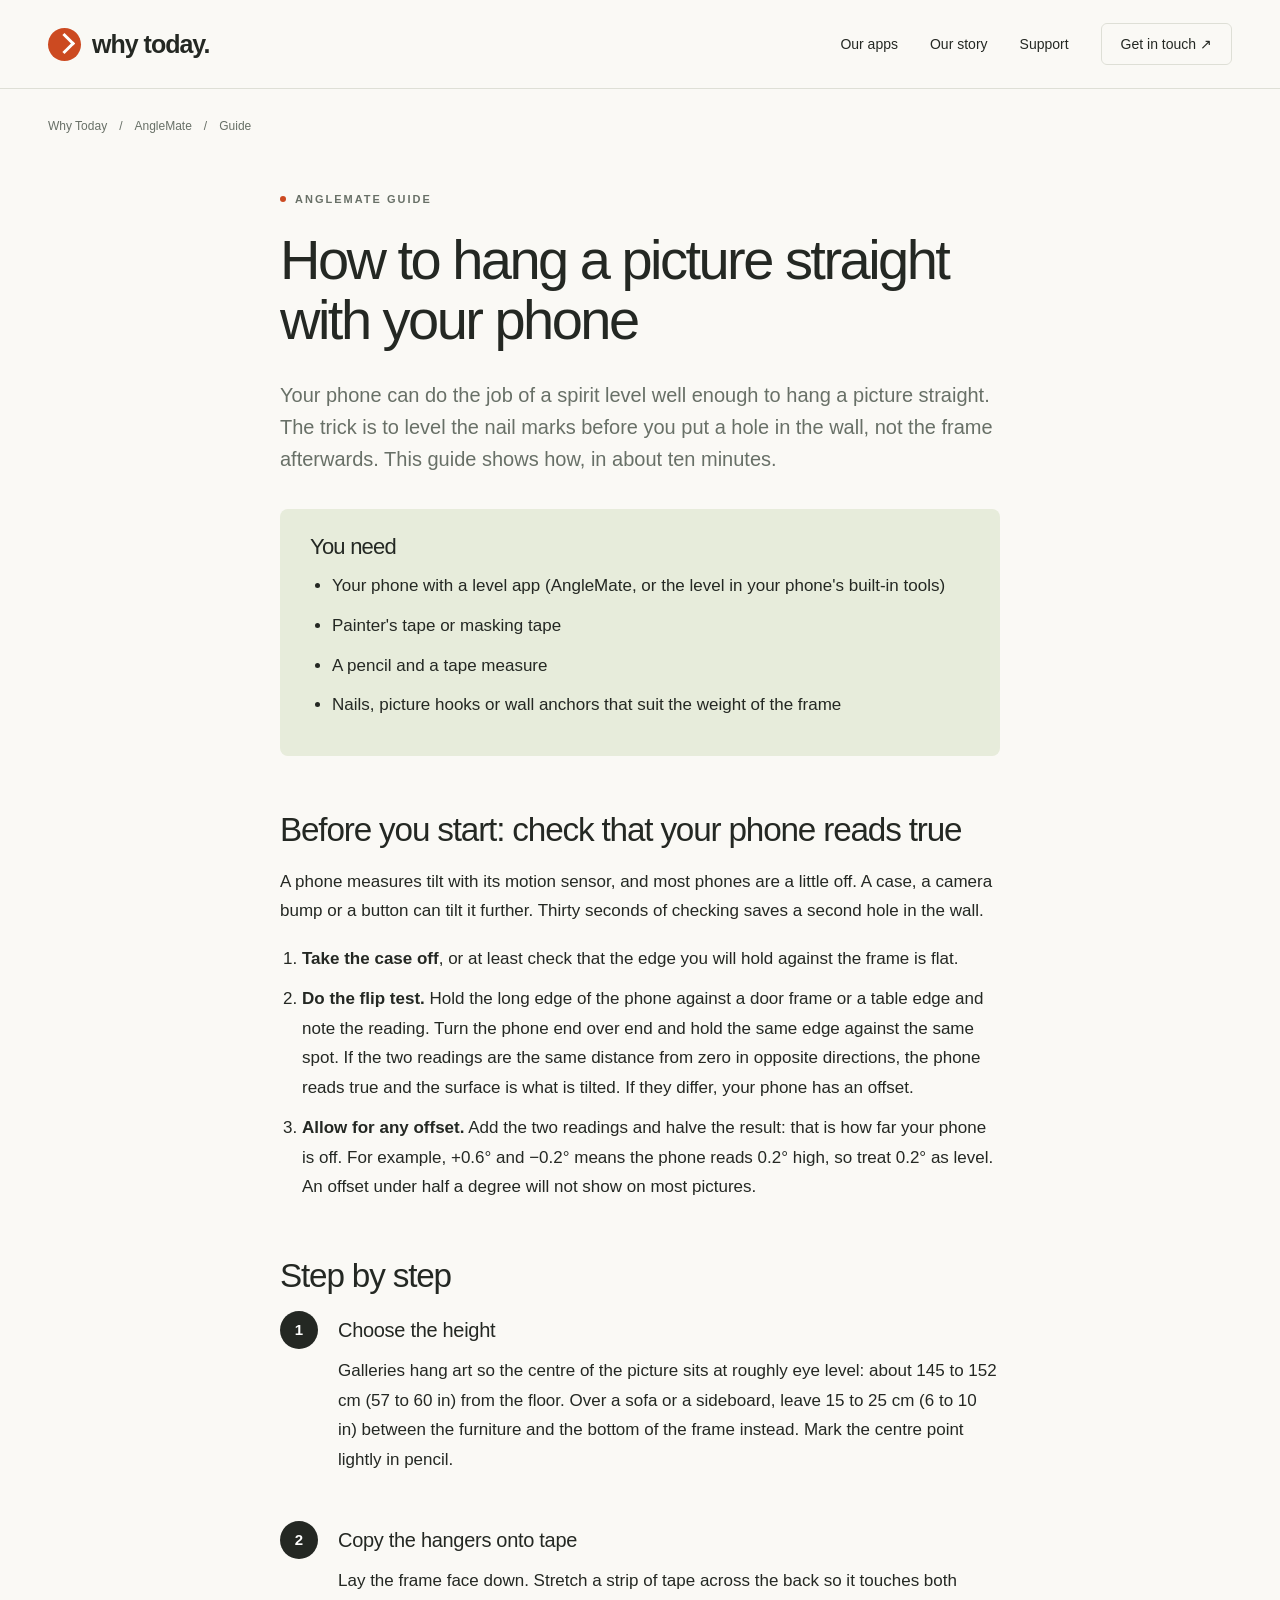
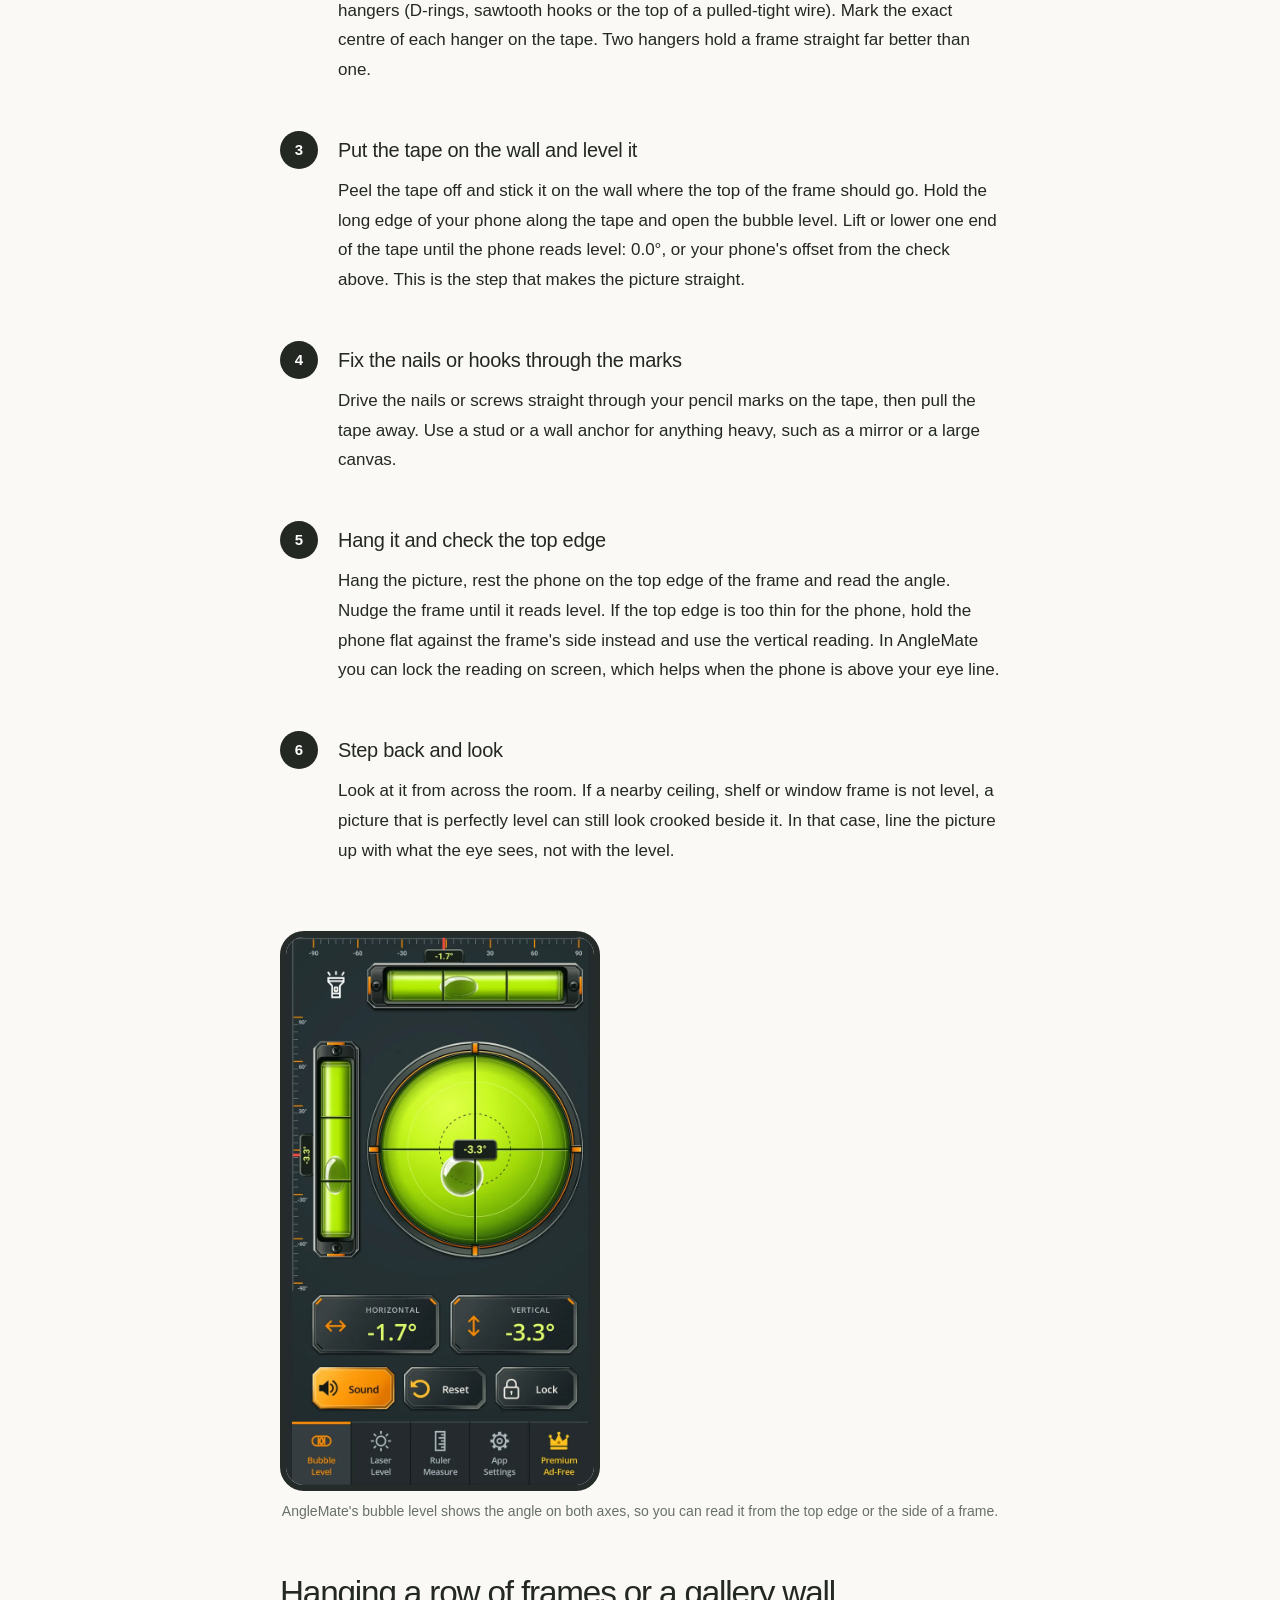
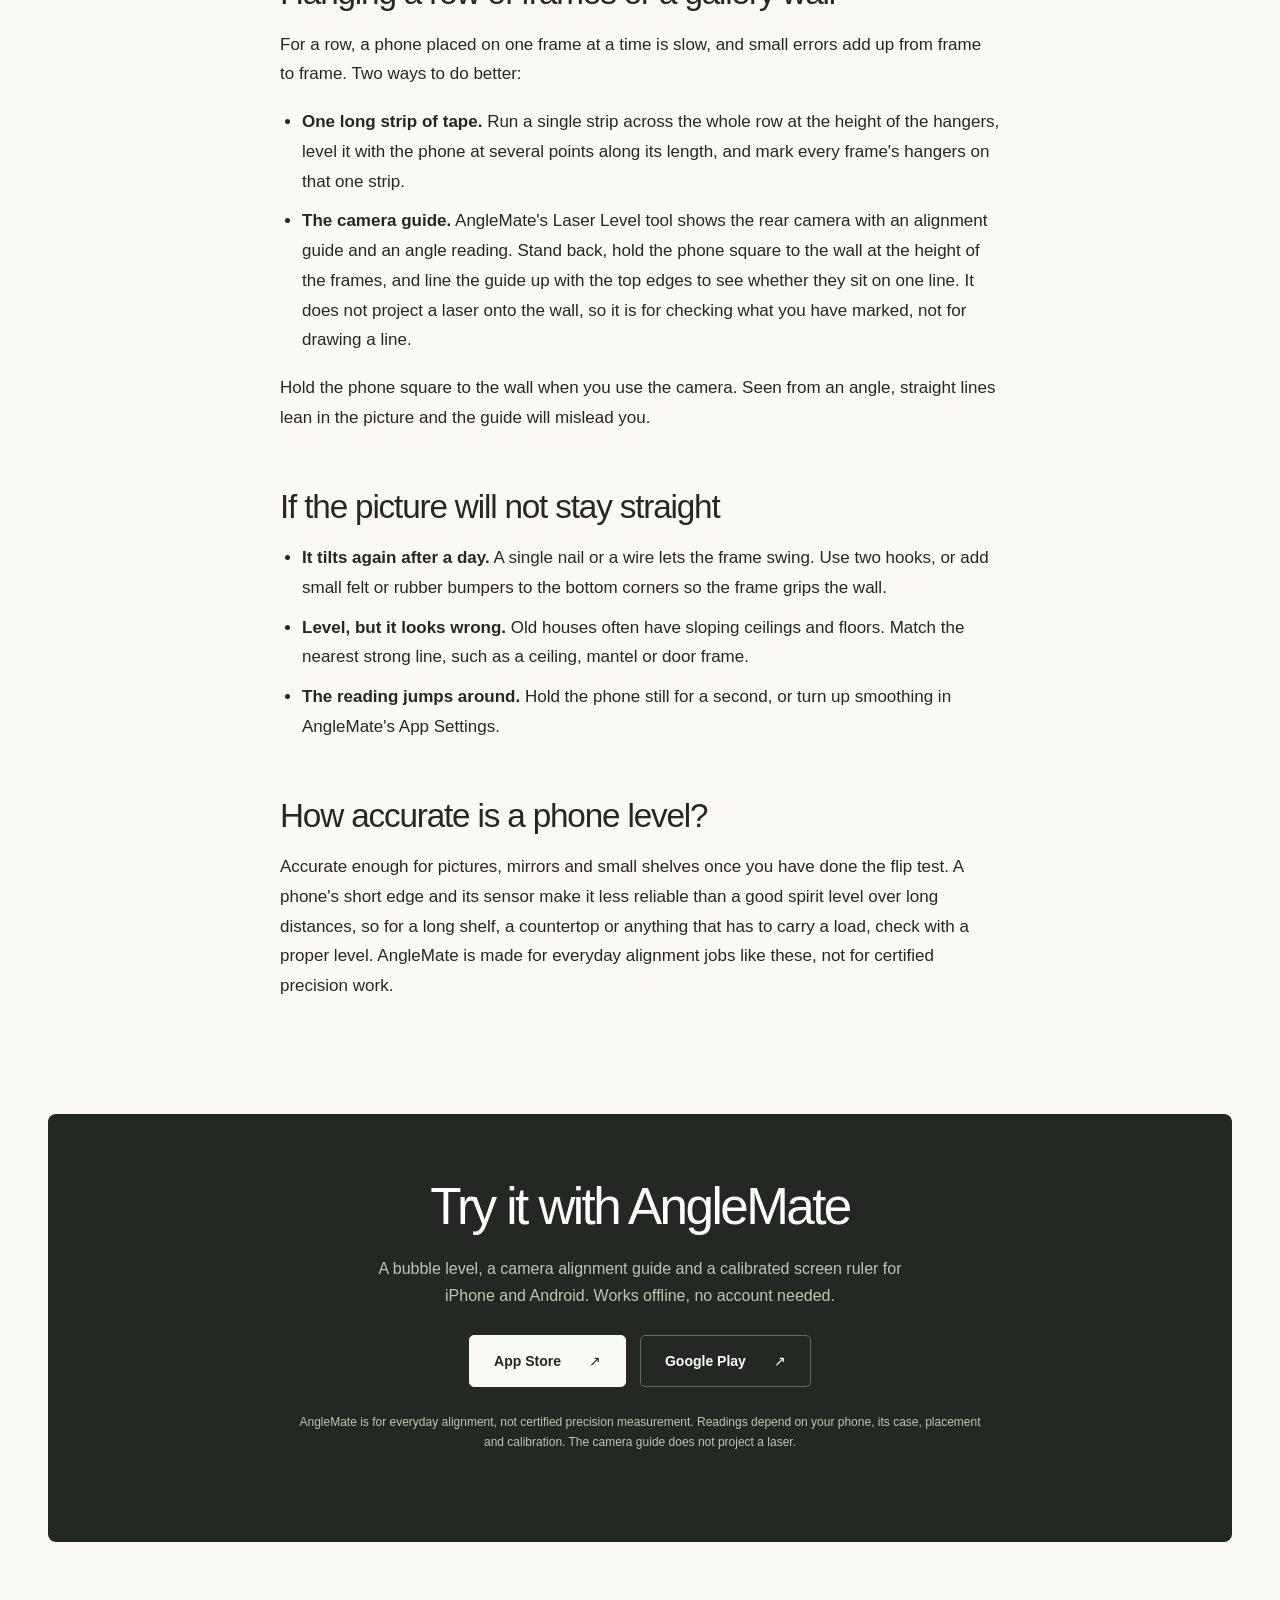
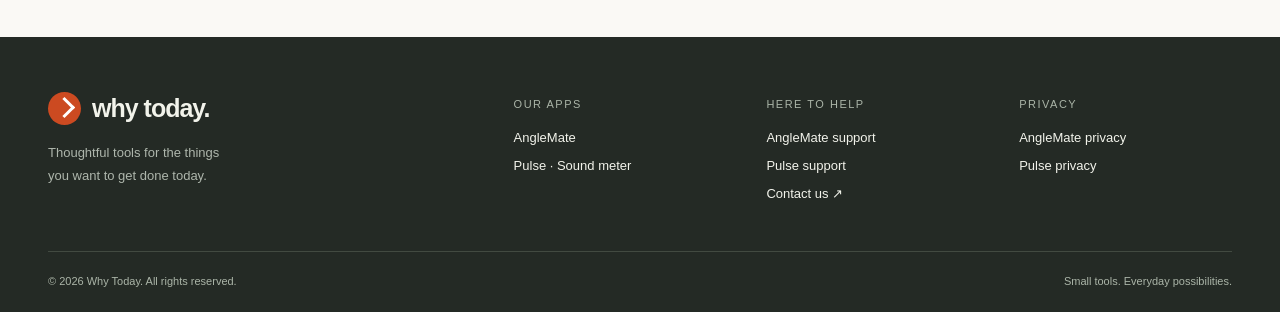
<file: guides/hang-a-picture-straight/index.html>
<!doctype html><html lang="en"><head><meta charset="utf-8"><meta name="viewport" content="width=device-width, initial-scale=1"><title>How to Hang a Picture Straight With Your Phone | AngleMate</title><meta name="description" content="Use your phone as a level to hang a picture straight: check the phone reads true, mark the hangers on tape, level the tape, then hang. Gallery walls too."><meta name="theme-color" content="#faf9f5"><link rel="canonical" href="https://whytoday.ca/guides/hang-a-picture-straight/"><meta property="og:image" content="https://whytoday.ca/assets/share-anglemate.jpg"><meta property="og:image:width" content="1200"><meta property="og:image:height" content="630"><meta name="twitter:card" content="summary_large_image"><meta property="og:type" content="website"><meta property="og:title" content="How to Hang a Picture Straight With Your Phone | AngleMate"><meta property="og:description" content="Use your phone as a level to hang a picture straight: check the phone reads true, mark the hangers on tape, level the tape, then hang. Gallery walls too."><meta property="og:url" content="https://whytoday.ca/guides/hang-a-picture-straight/"><meta property="og:site_name" content="Why Today"><link rel="icon" type="image/svg+xml" href="/assets/favicon.svg"><link rel="stylesheet" href="/assets/site.css"><script src="/assets/site.js" defer></script><script type="application/ld+json">{"@context": "https://schema.org", "@graph": [{"@type": "Organization", "@id": "https://whytoday.ca/#organization", "name": "Why Today", "url": "https://whytoday.ca/", "email": "whytodaysupport@gmail.com"}, {"@type": "WebSite", "@id": "https://whytoday.ca/#website", "name": "Why Today", "url": "https://whytoday.ca/", "publisher": {"@id": "https://whytoday.ca/#organization"}}, {"@type": "Article", "headline": "How to hang a picture straight with your phone", "description": "Use your phone as a level to hang a picture straight: check the phone reads true, mark the hangers on tape, level the tape, then hang. Gallery walls too.", "datePublished": "2026-11-20", "dateModified": "2026-11-20", "author": {"@id": "https://whytoday.ca/#organization"}, "publisher": {"@id": "https://whytoday.ca/#organization"}, "image": "https://whytoday.ca/assets/share-anglemate.jpg", "mainEntityOfPage": "https://whytoday.ca/guides/hang-a-picture-straight/", "about": {"@id": "https://whytoday.ca/anglemate/#app"}}, {"@type": "BreadcrumbList", "itemListElement": [{"@type": "ListItem", "position": 1, "name": "Why Today", "item": "https://whytoday.ca/"}, {"@type": "ListItem", "position": 2, "name": "AngleMate", "item": "https://whytoday.ca/anglemate/"}, {"@type": "ListItem", "position": 3, "name": "How to hang a picture straight with your phone", "item": "https://whytoday.ca/guides/hang-a-picture-straight/"}]}]}</script></head><body><a class="skip" href="#main">Skip to content</a><header class="header"><div class="wrap nav"><a class="logo" href="/" aria-label="Why Today home"><span class="brand-mark" aria-hidden="true"></span><span>why today.</span></a><button class="menu-toggle" aria-expanded="false" aria-controls="navigation">Menu</button><nav class="nav-links" id="navigation" aria-label="Main navigation"><a href="/#products">Our apps</a><a href="/#about">Our story</a><a href="/#support">Support</a><a class="nav-contact" href="mailto:whytodaysupport@gmail.com">Get in touch <span aria-hidden="true">↗</span></a></nav></div></header><main id="main"><div class="wrap"><div class="crumb"><a href="/">Why Today</a><span>/</span><a href="/anglemate/">AngleMate</a><span>/</span><span>Guide</span></div><article class="guide"><div class="eyebrow"><span class="dot" aria-hidden="true"></span>AngleMate guide</div><h1>How to hang a picture straight with your phone</h1><p class="guide-lead">Your phone can do the job of a spirit level well enough to hang a picture straight. The trick is to level the nail marks before you put a hole in the wall, not the frame afterwards. This guide shows how, in about ten minutes.</p>

<div class="guide-box">
<h2>You need</h2>
<ul>
<li>Your phone with a level app (AngleMate, or the level in your phone's built-in tools)</li>
<li>Painter's tape or masking tape</li>
<li>A pencil and a tape measure</li>
<li>Nails, picture hooks or wall anchors that suit the weight of the frame</li>
</ul>
</div>

<h2>Before you start: check that your phone reads true</h2>
<p>A phone measures tilt with its motion sensor, and most phones are a little off. A case, a camera bump or a button can tilt it further. Thirty seconds of checking saves a second hole in the wall.</p>
<ol>
<li><strong>Take the case off</strong>, or at least check that the edge you will hold against the frame is flat.</li>
<li><strong>Do the flip test.</strong> Hold the long edge of the phone against a door frame or a table edge and note the reading. Turn the phone end over end and hold the same edge against the same spot. If the two readings are the same distance from zero in opposite directions, the phone reads true and the surface is what is tilted. If they differ, your phone has an offset.</li>
<li><strong>Allow for any offset.</strong> Add the two readings and halve the result: that is how far your phone is off. For example, +0.6° and −0.2° means the phone reads 0.2° high, so treat 0.2° as level. An offset under half a degree will not show on most pictures.</li>
</ol>

<h2>Step by step</h2>
<ol class="guide-steps">
<li>
<h3>Choose the height</h3>
<p>Galleries hang art so the centre of the picture sits at roughly eye level: about 145 to 152 cm (57 to 60 in) from the floor. Over a sofa or a sideboard, leave 15 to 25 cm (6 to 10 in) between the furniture and the bottom of the frame instead. Mark the centre point lightly in pencil.</p>
</li>
<li>
<h3>Copy the hangers onto tape</h3>
<p>Lay the frame face down. Stretch a strip of tape across the back so it touches both hangers (D-rings, sawtooth hooks or the top of a pulled-tight wire). Mark the exact centre of each hanger on the tape. Two hangers hold a frame straight far better than one.</p>
</li>
<li>
<h3>Put the tape on the wall and level it</h3>
<p>Peel the tape off and stick it on the wall where the top of the frame should go. Hold the long edge of your phone along the tape and open the bubble level. Lift or lower one end of the tape until the phone reads level: 0.0°, or your phone's offset from the check above. This is the step that makes the picture straight.</p>
</li>
<li>
<h3>Fix the nails or hooks through the marks</h3>
<p>Drive the nails or screws straight through your pencil marks on the tape, then pull the tape away. Use a stud or a wall anchor for anything heavy, such as a mirror or a large canvas.</p>
</li>
<li>
<h3>Hang it and check the top edge</h3>
<p>Hang the picture, rest the phone on the top edge of the frame and read the angle. Nudge the frame until it reads level. If the top edge is too thin for the phone, hold the phone flat against the frame's side instead and use the vertical reading. In AngleMate you can lock the reading on screen, which helps when the phone is above your eye line.</p>
</li>
<li>
<h3>Step back and look</h3>
<p>Look at it from across the room. If a nearby ceiling, shelf or window frame is not level, a picture that is perfectly level can still look crooked beside it. In that case, line the picture up with what the eye sees, not with the level.</p>
</li>
</ol>

<figure class="guide-figure">
<img src="/assets/anglemate-level.webp" alt="AngleMate bubble level showing horizontal and vertical angle readings" loading="lazy" decoding="async" width="360">
<figcaption>AngleMate's bubble level shows the angle on both axes, so you can read it from the top edge or the side of a frame.</figcaption>
</figure>

<h2>Hanging a row of frames or a gallery wall</h2>
<p>For a row, a phone placed on one frame at a time is slow, and small errors add up from frame to frame. Two ways to do better:</p>
<ul>
<li><strong>One long strip of tape.</strong> Run a single strip across the whole row at the height of the hangers, level it with the phone at several points along its length, and mark every frame's hangers on that one strip.</li>
<li><strong>The camera guide.</strong> AngleMate's Laser Level tool shows the rear camera with an alignment guide and an angle reading. Stand back, hold the phone square to the wall at the height of the frames, and line the guide up with the top edges to see whether they sit on one line. It does not project a laser onto the wall, so it is for checking what you have marked, not for drawing a line.</li>
</ul>
<p>Hold the phone square to the wall when you use the camera. Seen from an angle, straight lines lean in the picture and the guide will mislead you.</p>

<h2>If the picture will not stay straight</h2>
<ul>
<li><strong>It tilts again after a day.</strong> A single nail or a wire lets the frame swing. Use two hooks, or add small felt or rubber bumpers to the bottom corners so the frame grips the wall.</li>
<li><strong>Level, but it looks wrong.</strong> Old houses often have sloping ceilings and floors. Match the nearest strong line, such as a ceiling, mantel or door frame.</li>
<li><strong>The reading jumps around.</strong> Hold the phone still for a second, or turn up smoothing in AngleMate's App Settings.</li>
</ul>

<h2>How accurate is a phone level?</h2>
<p>Accurate enough for pictures, mirrors and small shelves once you have done the flip test. A phone's short edge and its sensor make it less reliable than a good spirit level over long distances, so for a long shelf, a countertop or anything that has to carry a load, check with a proper level. AngleMate is made for everyday alignment jobs like these, not for certified precision work.</p>
</article><section class="section"><div class="download-panel"><h2>Try it with AngleMate</h2><p>A bubble level, a camera alignment guide and a calibrated screen ruler for iPhone and Android. Works offline, no account needed.</p><div class="actions"><a class="button" href="https://apps.apple.com/app/anglemate/id6821353881?pt=129586953&ct=guide_hang_picture_bottom&mt=8">App Store <span aria-hidden="true">↗</span></a><a class="button secondary" href="https://play.google.com/store/apps/details?id=com.iambell.anglemate&referrer=utm_source%3Dwhytoday.ca%26utm_medium%3Dwebsite%26utm_campaign%3Dguide_hang_picture_bottom">Google Play <span aria-hidden="true">↗</span></a></div><p class="notice">AngleMate is for everyday alignment, not certified precision measurement. Readings depend on your phone, its case, placement and calibration. The camera guide does not project a laser.</p></div></section></div></main><footer class="footer"><div class="wrap"><div class="footer-top"><div class="footer-brand"><a class="logo" href="/" aria-label="Why Today home"><span class="brand-mark" aria-hidden="true"></span><span>why today.</span></a><p>Thoughtful tools for the things<br>you want to get done today.</p></div><div><h3>Our apps</h3><div class="footer-links"><a href="/anglemate/">AngleMate</a><a href="/pulse/">Pulse · Sound meter</a></div></div><div><h3>Here to help</h3><div class="footer-links"><a href="/anglemate/#support">AngleMate support</a><a href="/pulse/#support">Pulse support</a><a href="mailto:whytodaysupport@gmail.com">Contact us ↗</a></div></div><div><h3>Privacy</h3><div class="footer-links"><a href="/anglemate/privacy/">AngleMate privacy</a><a href="/pulse/privacy/">Pulse privacy</a></div></div></div><div class="footer-bottom"><span>© 2026 Why Today. All rights reserved.</span><span>Small tools. Everyday possibilities.</span></div></div></footer></body></html>
</file>
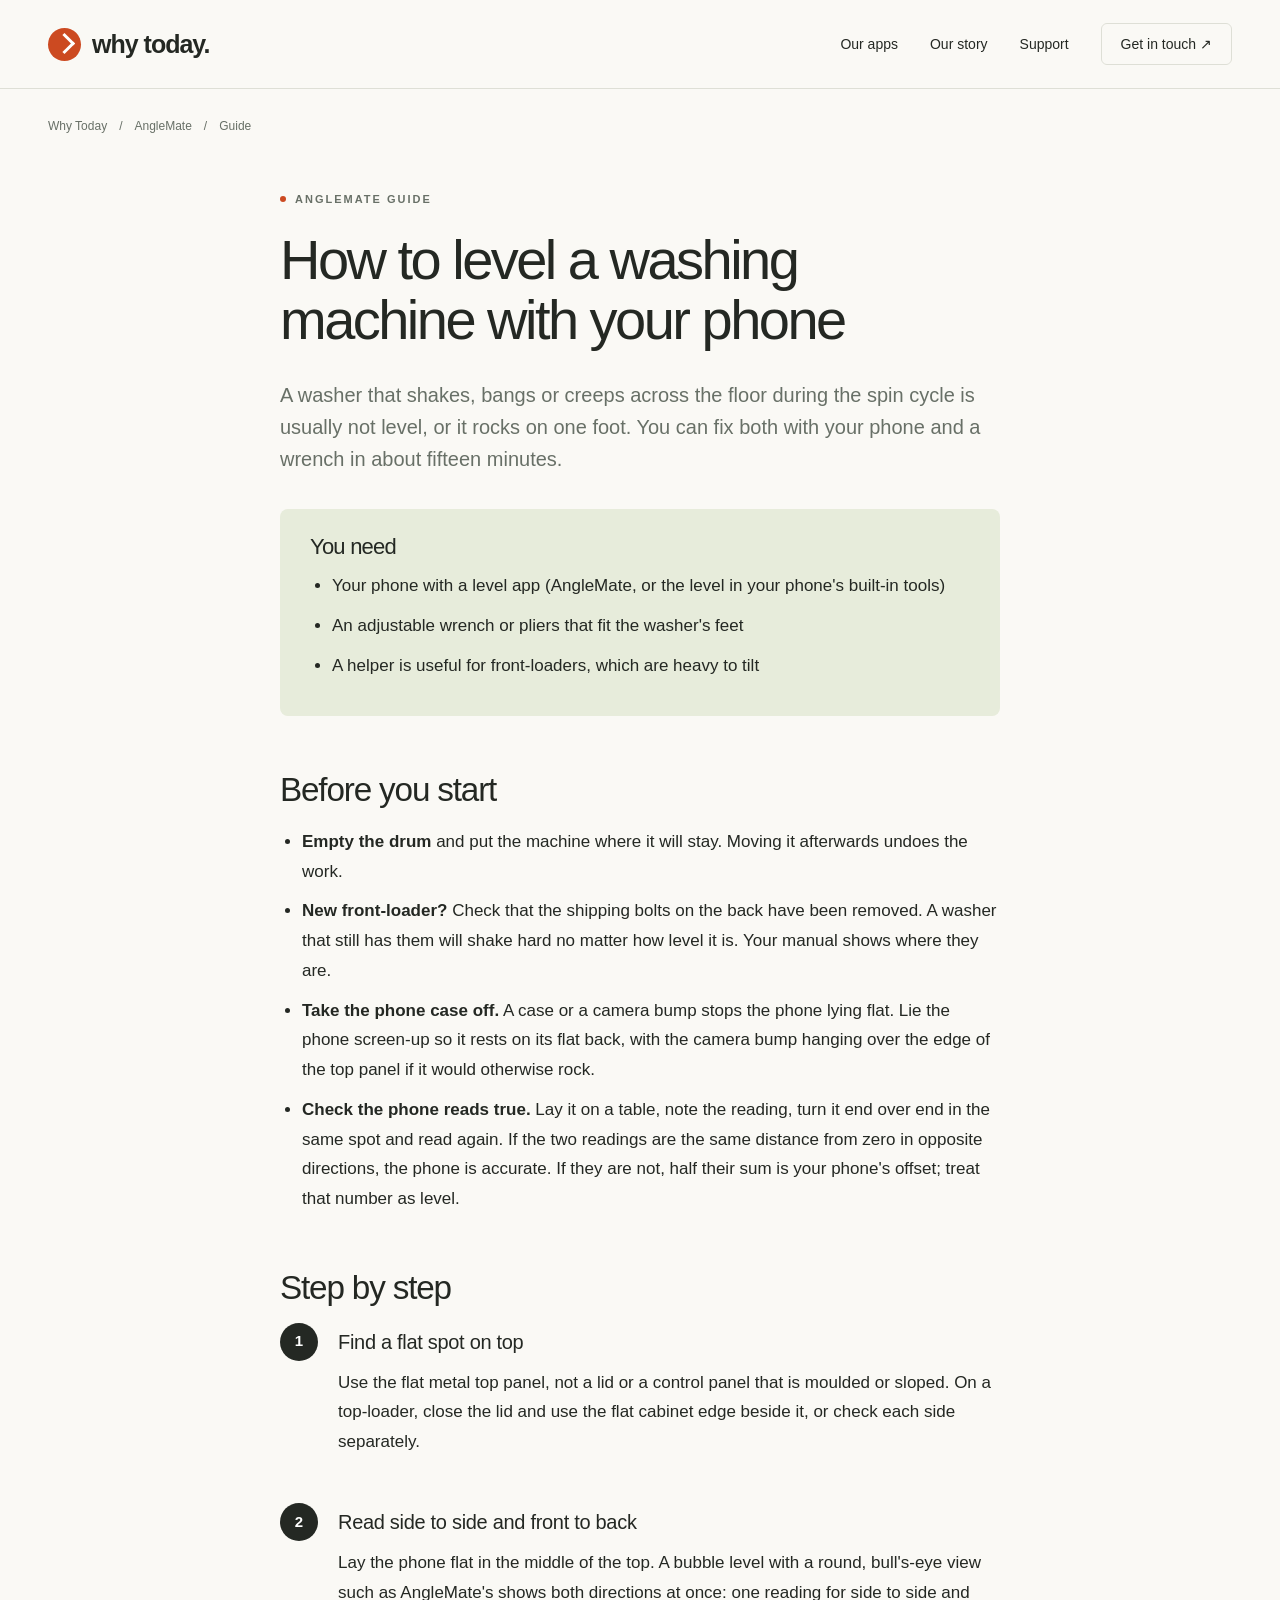
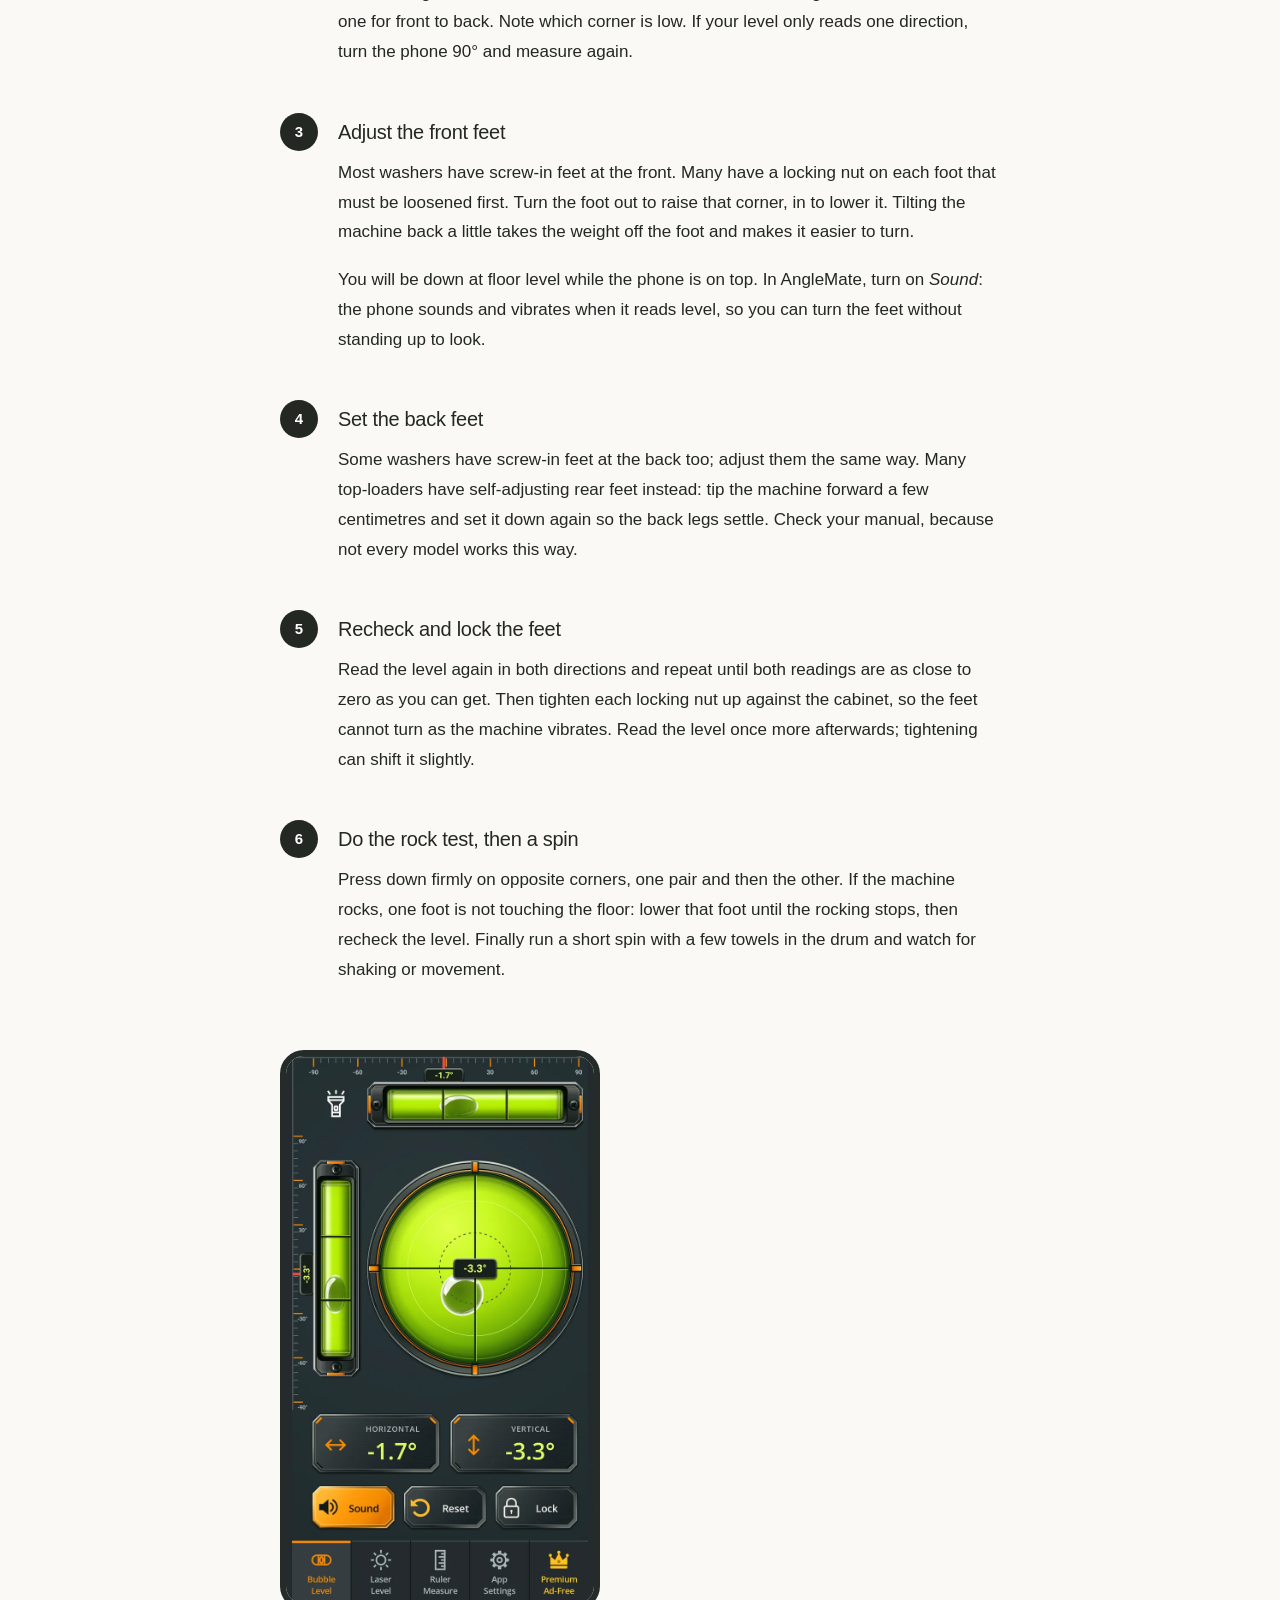
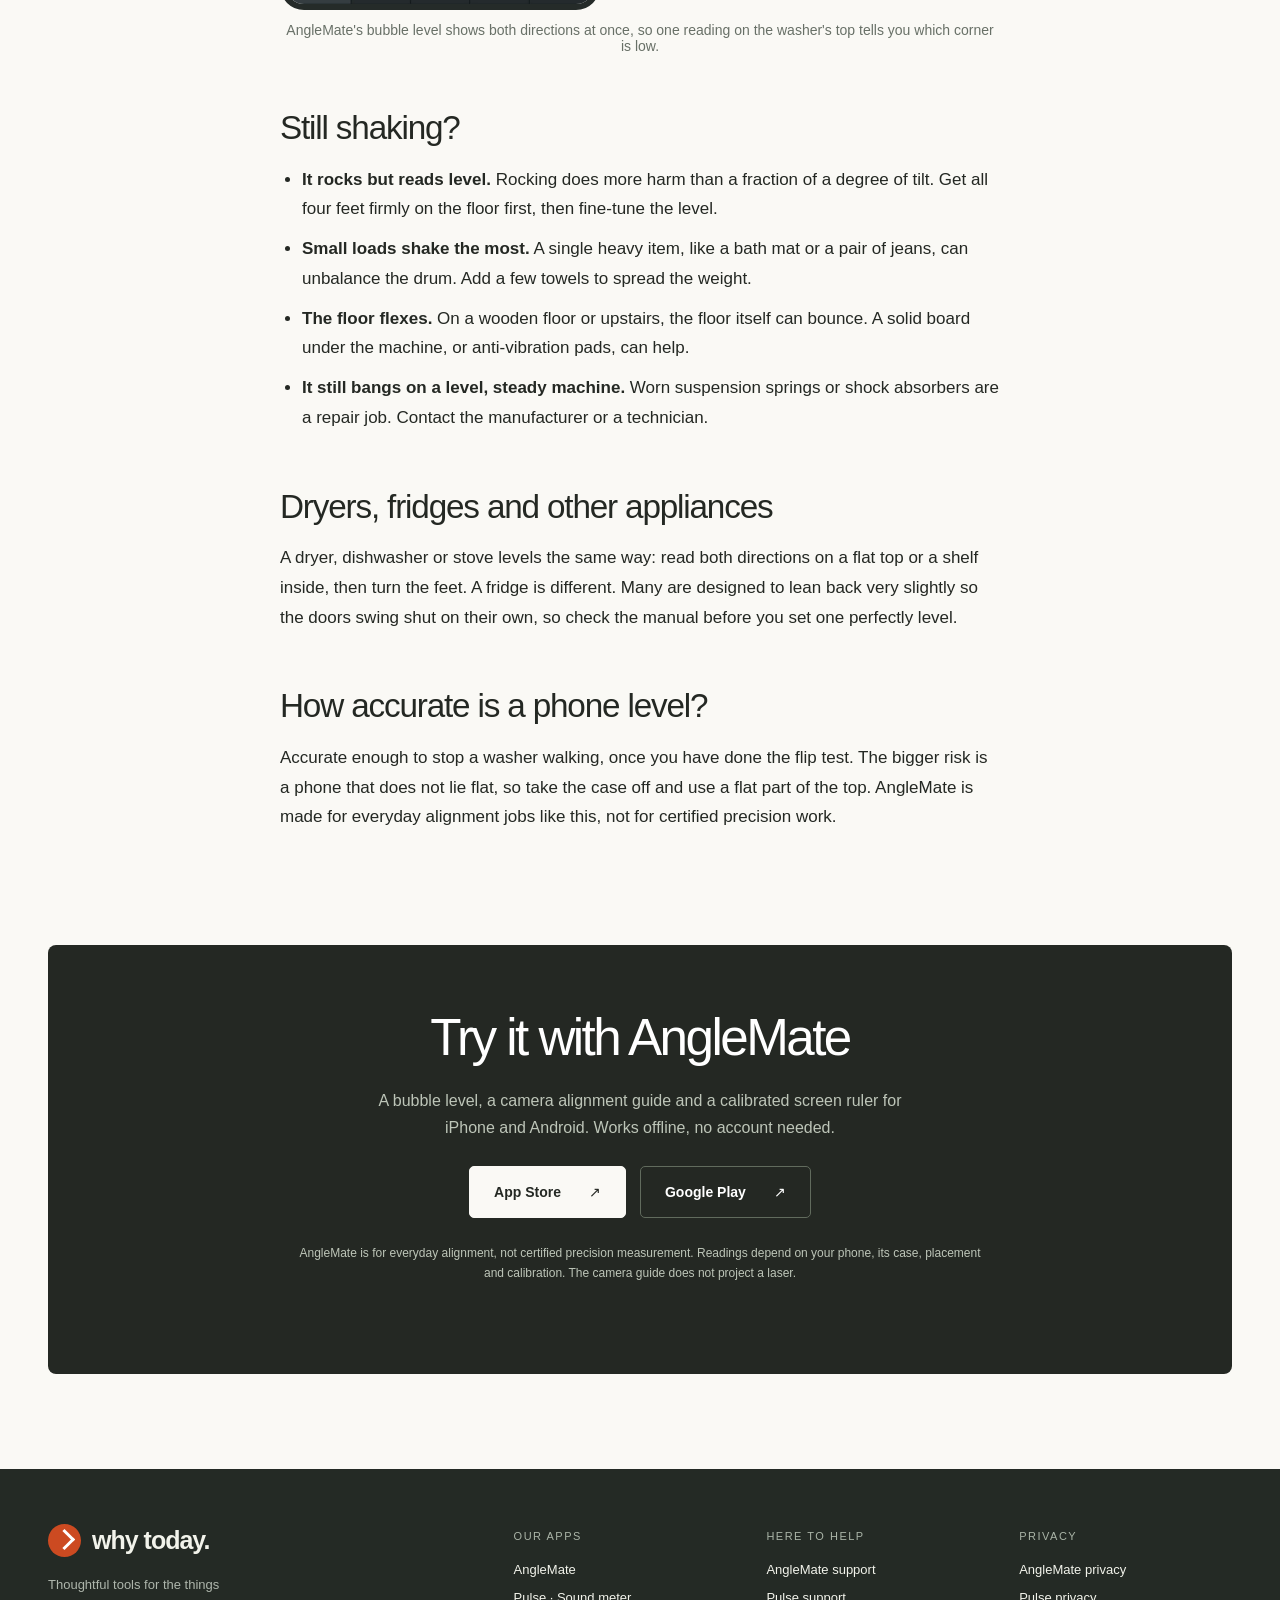
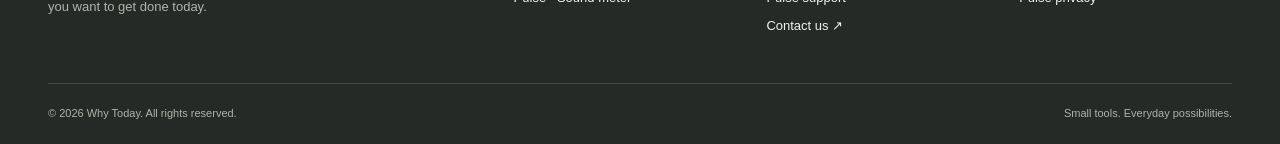
<file: guides/level-a-washing-machine/index.html>
<!doctype html><html lang="en"><head><meta charset="utf-8"><meta name="viewport" content="width=device-width, initial-scale=1"><title>How to Level a Washing Machine With Your Phone | AngleMate</title><meta name="description" content="Stop a washer shaking or walking: check both directions with your phone on the top panel, adjust and lock the feet, then do the rock test and a spin."><meta name="theme-color" content="#faf9f5"><link rel="canonical" href="https://whytoday.ca/guides/level-a-washing-machine/"><meta property="og:image" content="https://whytoday.ca/assets/share-anglemate.jpg"><meta property="og:image:width" content="1200"><meta property="og:image:height" content="630"><meta name="twitter:card" content="summary_large_image"><meta property="og:type" content="website"><meta property="og:title" content="How to Level a Washing Machine With Your Phone | AngleMate"><meta property="og:description" content="Stop a washer shaking or walking: check both directions with your phone on the top panel, adjust and lock the feet, then do the rock test and a spin."><meta property="og:url" content="https://whytoday.ca/guides/level-a-washing-machine/"><meta property="og:site_name" content="Why Today"><link rel="icon" type="image/svg+xml" href="/assets/favicon.svg"><link rel="stylesheet" href="/assets/site.css"><script src="/assets/site.js" defer></script><script type="application/ld+json">{"@context": "https://schema.org", "@graph": [{"@type": "Organization", "@id": "https://whytoday.ca/#organization", "name": "Why Today", "url": "https://whytoday.ca/", "email": "whytodaysupport@gmail.com"}, {"@type": "WebSite", "@id": "https://whytoday.ca/#website", "name": "Why Today", "url": "https://whytoday.ca/", "publisher": {"@id": "https://whytoday.ca/#organization"}}, {"@type": "Article", "headline": "How to level a washing machine with your phone", "description": "Stop a washer shaking or walking: check both directions with your phone on the top panel, adjust and lock the feet, then do the rock test and a spin.", "datePublished": "2026-11-20", "dateModified": "2026-11-20", "author": {"@id": "https://whytoday.ca/#organization"}, "publisher": {"@id": "https://whytoday.ca/#organization"}, "image": "https://whytoday.ca/assets/share-anglemate.jpg", "mainEntityOfPage": "https://whytoday.ca/guides/level-a-washing-machine/", "about": {"@id": "https://whytoday.ca/anglemate/#app"}}, {"@type": "BreadcrumbList", "itemListElement": [{"@type": "ListItem", "position": 1, "name": "Why Today", "item": "https://whytoday.ca/"}, {"@type": "ListItem", "position": 2, "name": "AngleMate", "item": "https://whytoday.ca/anglemate/"}, {"@type": "ListItem", "position": 3, "name": "How to level a washing machine with your phone", "item": "https://whytoday.ca/guides/level-a-washing-machine/"}]}]}</script></head><body><a class="skip" href="#main">Skip to content</a><header class="header"><div class="wrap nav"><a class="logo" href="/" aria-label="Why Today home"><span class="brand-mark" aria-hidden="true"></span><span>why today.</span></a><button class="menu-toggle" aria-expanded="false" aria-controls="navigation">Menu</button><nav class="nav-links" id="navigation" aria-label="Main navigation"><a href="/#products">Our apps</a><a href="/#about">Our story</a><a href="/#support">Support</a><a class="nav-contact" href="mailto:whytodaysupport@gmail.com">Get in touch <span aria-hidden="true">↗</span></a></nav></div></header><main id="main"><div class="wrap"><div class="crumb"><a href="/">Why Today</a><span>/</span><a href="/anglemate/">AngleMate</a><span>/</span><span>Guide</span></div><article class="guide"><div class="eyebrow"><span class="dot" aria-hidden="true"></span>AngleMate guide</div><h1>How to level a washing machine with your phone</h1><p class="guide-lead">A washer that shakes, bangs or creeps across the floor during the spin cycle is usually not level, or it rocks on one foot. You can fix both with your phone and a wrench in about fifteen minutes.</p>

<div class="guide-box">
<h2>You need</h2>
<ul>
<li>Your phone with a level app (AngleMate, or the level in your phone's built-in tools)</li>
<li>An adjustable wrench or pliers that fit the washer's feet</li>
<li>A helper is useful for front-loaders, which are heavy to tilt</li>
</ul>
</div>

<h2>Before you start</h2>
<ul>
<li><strong>Empty the drum</strong> and put the machine where it will stay. Moving it afterwards undoes the work.</li>
<li><strong>New front-loader?</strong> Check that the shipping bolts on the back have been removed. A washer that still has them will shake hard no matter how level it is. Your manual shows where they are.</li>
<li><strong>Take the phone case off.</strong> A case or a camera bump stops the phone lying flat. Lie the phone screen-up so it rests on its flat back, with the camera bump hanging over the edge of the top panel if it would otherwise rock.</li>
<li><strong>Check the phone reads true.</strong> Lay it on a table, note the reading, turn it end over end in the same spot and read again. If the two readings are the same distance from zero in opposite directions, the phone is accurate. If they are not, half their sum is your phone's offset; treat that number as level.</li>
</ul>

<h2>Step by step</h2>
<ol class="guide-steps">
<li>
<h3>Find a flat spot on top</h3>
<p>Use the flat metal top panel, not a lid or a control panel that is moulded or sloped. On a top-loader, close the lid and use the flat cabinet edge beside it, or check each side separately.</p>
</li>
<li>
<h3>Read side to side and front to back</h3>
<p>Lay the phone flat in the middle of the top. A bubble level with a round, bull's-eye view such as AngleMate's shows both directions at once: one reading for side to side and one for front to back. Note which corner is low. If your level only reads one direction, turn the phone 90° and measure again.</p>
</li>
<li>
<h3>Adjust the front feet</h3>
<p>Most washers have screw-in feet at the front. Many have a locking nut on each foot that must be loosened first. Turn the foot out to raise that corner, in to lower it. Tilting the machine back a little takes the weight off the foot and makes it easier to turn.</p>
<p>You will be down at floor level while the phone is on top. In AngleMate, turn on <em>Sound</em>: the phone sounds and vibrates when it reads level, so you can turn the feet without standing up to look.</p>
</li>
<li>
<h3>Set the back feet</h3>
<p>Some washers have screw-in feet at the back too; adjust them the same way. Many top-loaders have self-adjusting rear feet instead: tip the machine forward a few centimetres and set it down again so the back legs settle. Check your manual, because not every model works this way.</p>
</li>
<li>
<h3>Recheck and lock the feet</h3>
<p>Read the level again in both directions and repeat until both readings are as close to zero as you can get. Then tighten each locking nut up against the cabinet, so the feet cannot turn as the machine vibrates. Read the level once more afterwards; tightening can shift it slightly.</p>
</li>
<li>
<h3>Do the rock test, then a spin</h3>
<p>Press down firmly on opposite corners, one pair and then the other. If the machine rocks, one foot is not touching the floor: lower that foot until the rocking stops, then recheck the level. Finally run a short spin with a few towels in the drum and watch for shaking or movement.</p>
</li>
</ol>

<figure class="guide-figure">
<img src="/assets/anglemate-level.webp" alt="AngleMate bubble level showing horizontal and vertical angle readings at the same time" loading="lazy" decoding="async" width="360">
<figcaption>AngleMate's bubble level shows both directions at once, so one reading on the washer's top tells you which corner is low.</figcaption>
</figure>

<h2>Still shaking?</h2>
<ul>
<li><strong>It rocks but reads level.</strong> Rocking does more harm than a fraction of a degree of tilt. Get all four feet firmly on the floor first, then fine-tune the level.</li>
<li><strong>Small loads shake the most.</strong> A single heavy item, like a bath mat or a pair of jeans, can unbalance the drum. Add a few towels to spread the weight.</li>
<li><strong>The floor flexes.</strong> On a wooden floor or upstairs, the floor itself can bounce. A solid board under the machine, or anti-vibration pads, can help.</li>
<li><strong>It still bangs on a level, steady machine.</strong> Worn suspension springs or shock absorbers are a repair job. Contact the manufacturer or a technician.</li>
</ul>

<h2>Dryers, fridges and other appliances</h2>
<p>A dryer, dishwasher or stove levels the same way: read both directions on a flat top or a shelf inside, then turn the feet. A fridge is different. Many are designed to lean back very slightly so the doors swing shut on their own, so check the manual before you set one perfectly level.</p>

<h2>How accurate is a phone level?</h2>
<p>Accurate enough to stop a washer walking, once you have done the flip test. The bigger risk is a phone that does not lie flat, so take the case off and use a flat part of the top. AngleMate is made for everyday alignment jobs like this, not for certified precision work.</p>
</article><section class="section"><div class="download-panel"><h2>Try it with AngleMate</h2><p>A bubble level, a camera alignment guide and a calibrated screen ruler for iPhone and Android. Works offline, no account needed.</p><div class="actions"><a class="button" href="https://apps.apple.com/app/anglemate/id6821353881?pt=129586953&ct=guide_level_washer_bottom&mt=8">App Store <span aria-hidden="true">↗</span></a><a class="button secondary" href="https://play.google.com/store/apps/details?id=com.iambell.anglemate&referrer=utm_source%3Dwhytoday.ca%26utm_medium%3Dwebsite%26utm_campaign%3Dguide_level_washer_bottom">Google Play <span aria-hidden="true">↗</span></a></div><p class="notice">AngleMate is for everyday alignment, not certified precision measurement. Readings depend on your phone, its case, placement and calibration. The camera guide does not project a laser.</p></div></section></div></main><footer class="footer"><div class="wrap"><div class="footer-top"><div class="footer-brand"><a class="logo" href="/" aria-label="Why Today home"><span class="brand-mark" aria-hidden="true"></span><span>why today.</span></a><p>Thoughtful tools for the things<br>you want to get done today.</p></div><div><h3>Our apps</h3><div class="footer-links"><a href="/anglemate/">AngleMate</a><a href="/pulse/">Pulse · Sound meter</a></div></div><div><h3>Here to help</h3><div class="footer-links"><a href="/anglemate/#support">AngleMate support</a><a href="/pulse/#support">Pulse support</a><a href="mailto:whytodaysupport@gmail.com">Contact us ↗</a></div></div><div><h3>Privacy</h3><div class="footer-links"><a href="/anglemate/privacy/">AngleMate privacy</a><a href="/pulse/privacy/">Pulse privacy</a></div></div></div><div class="footer-bottom"><span>© 2026 Why Today. All rights reserved.</span><span>Small tools. Everyday possibilities.</span></div></div></footer></body></html>
</file>
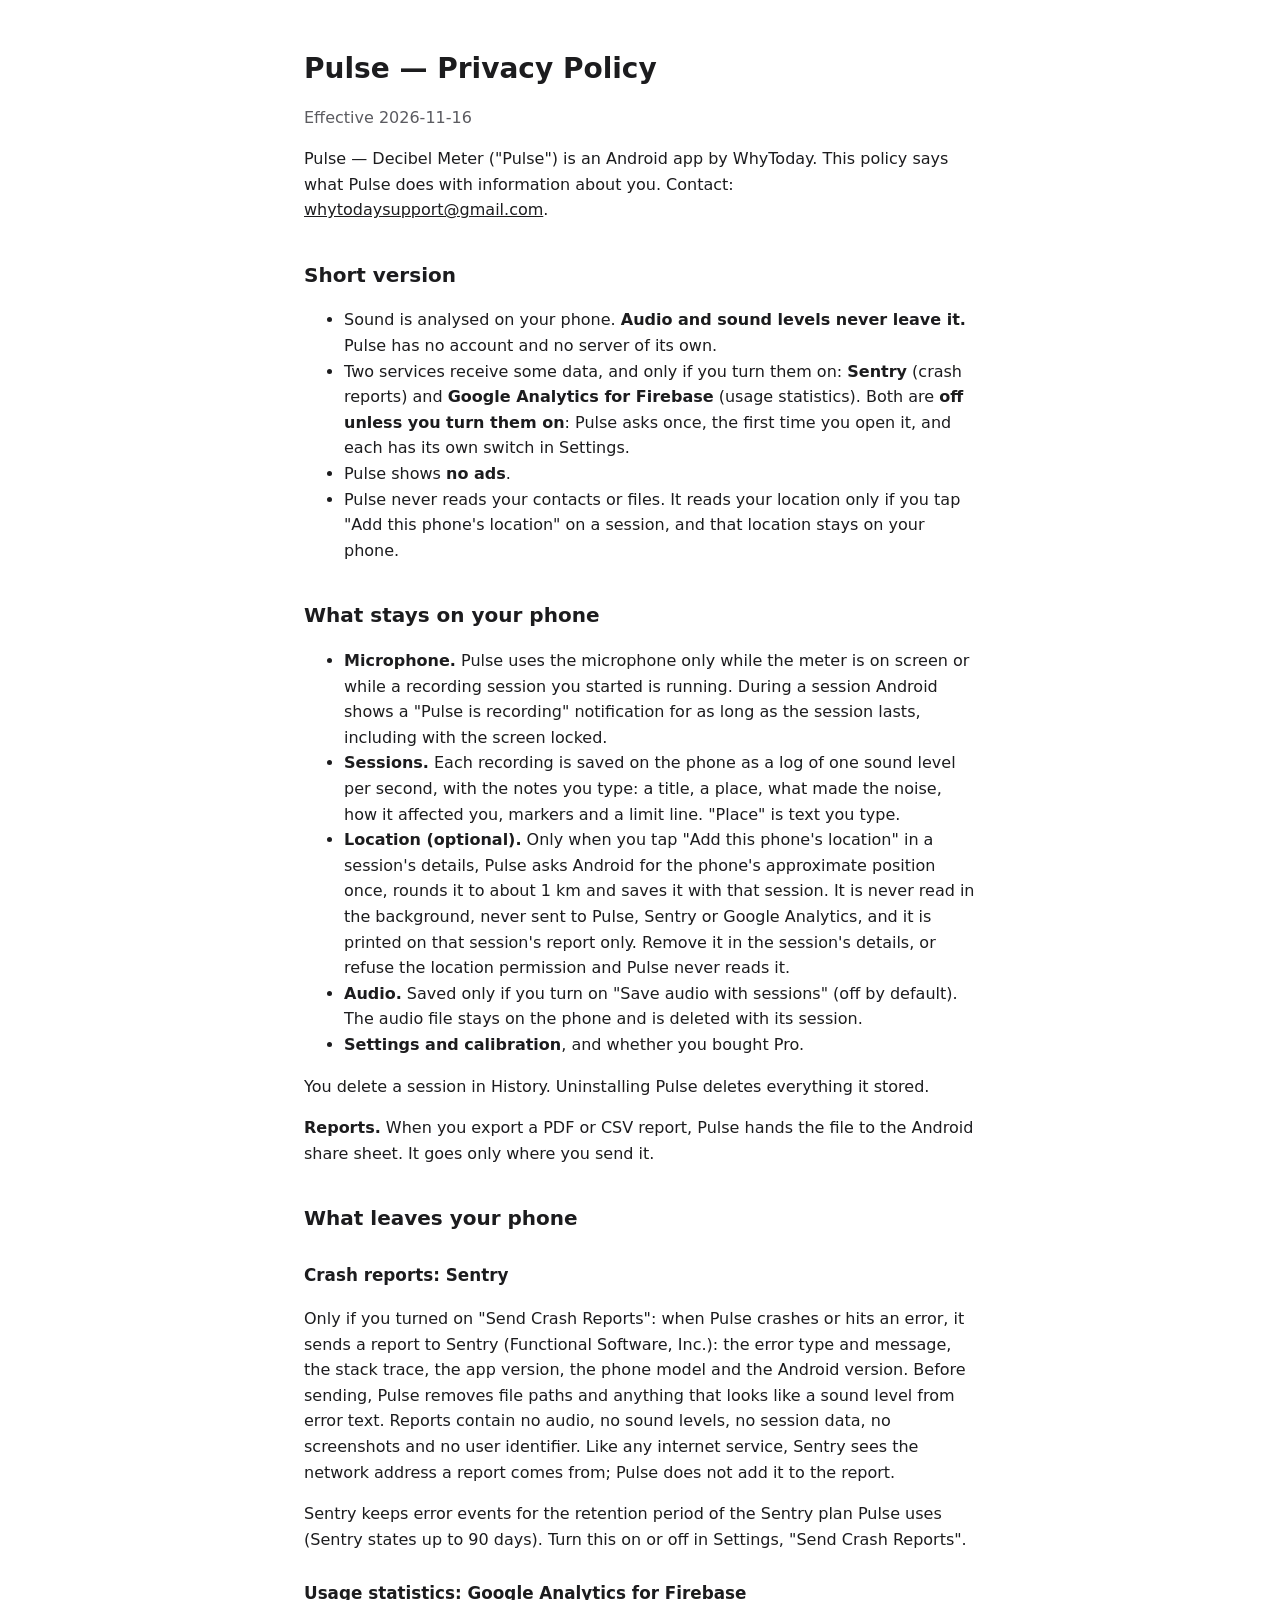
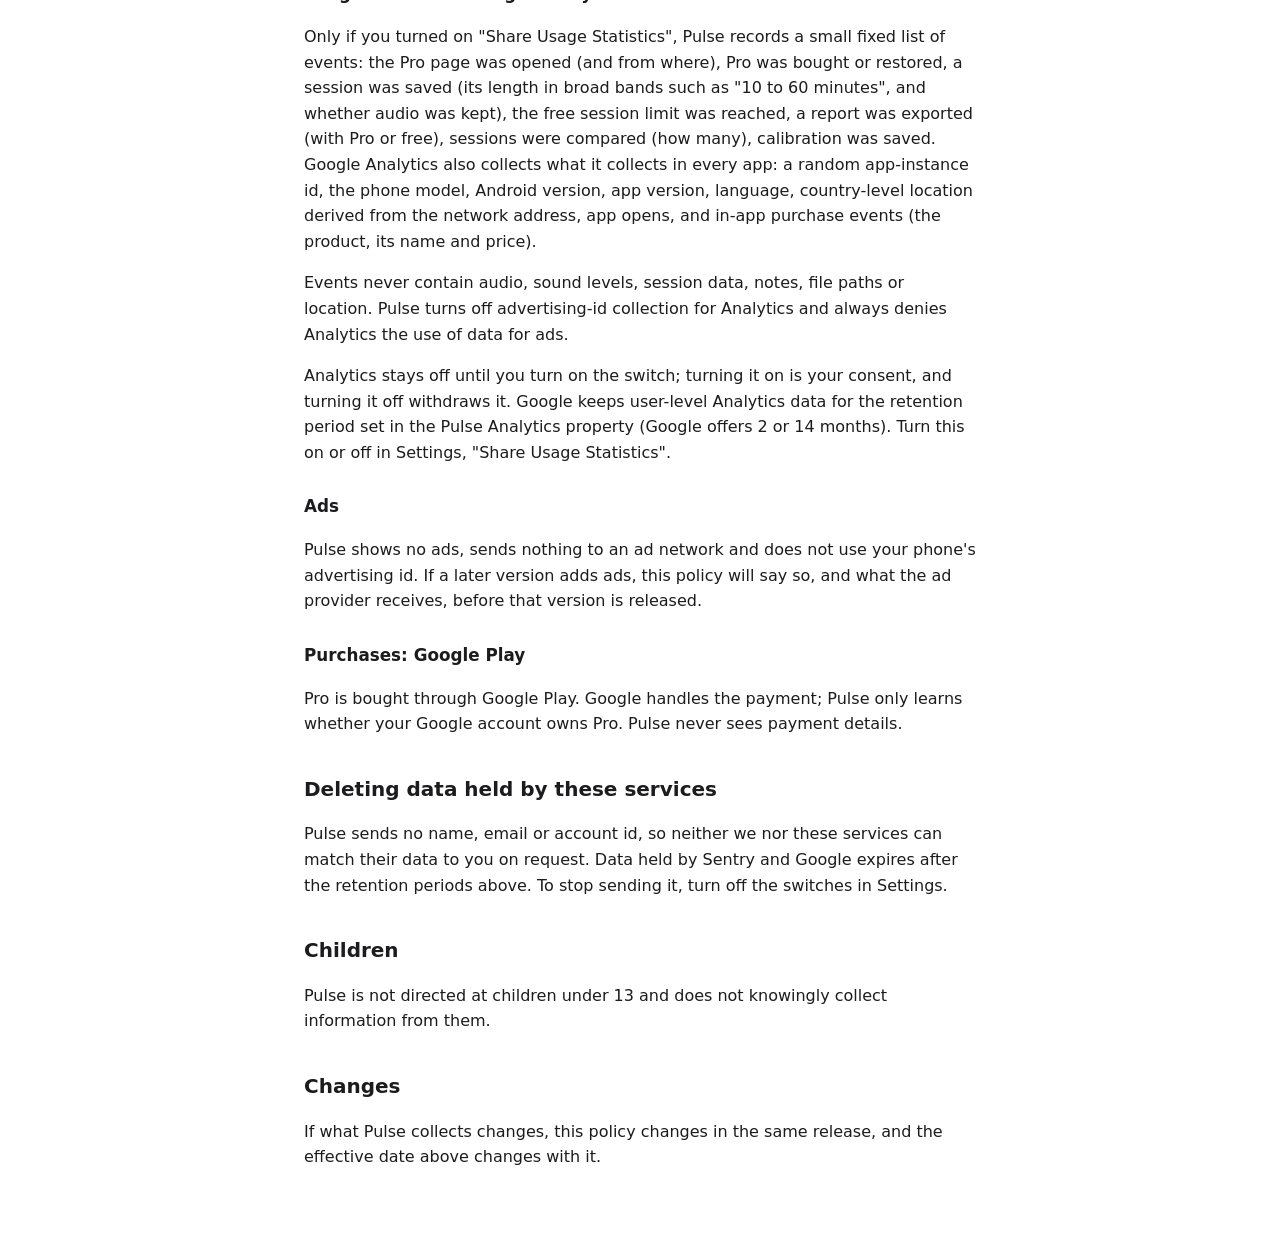
<file: pulse/privacy/index.html>
<!doctype html>
<html lang="en">
<head>
<meta charset="utf-8">
<meta name="viewport" content="width=device-width, initial-scale=1">
<title>Pulse — Privacy Policy</title>
<link rel="canonical" href="https://whytoday.ca/pulse/privacy/">
<meta name="description" content="How Why Today handles information in the Pulse app: how it uses the microphone, what stays on your phone, and how to contact us.">
<style>
  :root { color-scheme: light dark; --fg: #1c1c1e; --bg: #ffffff; --muted: #5b5b60; }
  @media (prefers-color-scheme: dark) { :root { --fg: #ececf0; --bg: #0b0b0f; --muted: #a1a1aa; } }
  body { margin: 0; background: var(--bg); color: var(--fg);
    font: 16px/1.6 system-ui, -apple-system, "Segoe UI", Roboto, sans-serif; }
  main { max-width: 42rem; margin: 0 auto; padding: 2rem 1rem 4rem; }
  h1 { font-size: 1.75rem; line-height: 1.25; }
  h2 { font-size: 1.25rem; margin-top: 2.25rem; }
  h3 { font-size: 1.05rem; margin-top: 1.75rem; }
  a { color: inherit; }
  h1 + p { color: var(--muted); }
</style>
</head>
<body>
<main>
<h1 id="pulse--privacy-policy">Pulse — Privacy Policy</h1>
<p>Effective 2026-11-16</p>
<p>Pulse — Decibel Meter (&quot;Pulse&quot;) is an Android app by WhyToday. This policy
says what Pulse does with information about you. Contact:
<a href="mailto:whytodaysupport@gmail.com">whytodaysupport@gmail.com</a>.</p>
<h2 id="short-version">Short version</h2>
<ul>
<li>Sound is analysed on your phone. <strong>Audio and sound levels never leave
it.</strong> Pulse has no account and no server of its own.</li>
<li>Two services receive some data, and only if you turn them on:
<strong>Sentry</strong> (crash reports) and <strong>Google Analytics for Firebase</strong> (usage
statistics). Both are <strong>off unless you turn them on</strong>: Pulse asks once,
the first time you open it, and each has its own switch in Settings.</li>
<li>Pulse shows <strong>no ads</strong>.</li>
<li>Pulse never reads your contacts or files. It reads your location only
if you tap &quot;Add this phone's location&quot; on a session, and that location
stays on your phone.</li>
</ul>
<h2 id="what-stays-on-your-phone">What stays on your phone</h2>
<ul>
<li><strong>Microphone.</strong> Pulse uses the microphone only while the meter is on
screen or while a recording session you started is running. During a
session Android shows a &quot;Pulse is recording&quot; notification for as long
as the session lasts, including with the screen locked.</li>
<li><strong>Sessions.</strong> Each recording is saved on the phone as a log of one
sound level per second, with the notes you type: a title, a place, what
made the noise, how it affected you, markers and a limit line. &quot;Place&quot;
is text you type.</li>
<li><strong>Location (optional).</strong> Only when you tap &quot;Add this phone's location&quot;
in a session's details, Pulse asks Android for the phone's approximate
position once, rounds it to about 1 km and saves it with that session.
It is never read in the background, never sent to Pulse, Sentry or
Google Analytics, and it is printed on that session's report only.
Remove it in the session's details, or refuse the location permission
and Pulse never reads it.</li>
<li><strong>Audio.</strong> Saved only if you turn on &quot;Save audio with sessions&quot; (off by
default). The audio file stays on the phone and is deleted with its
session.</li>
<li><strong>Settings and calibration</strong>, and whether you bought Pro.</li>
</ul>
<p>You delete a session in History. Uninstalling Pulse deletes everything it
stored.</p>
<p><strong>Reports.</strong> When you export a PDF or CSV report, Pulse hands the file to
the Android share sheet. It goes only where you send it.</p>
<h2 id="what-leaves-your-phone">What leaves your phone</h2>
<h3 id="crash-reports-sentry">Crash reports: Sentry</h3>
<p>Only if you turned on &quot;Send Crash Reports&quot;: when Pulse crashes or hits an
error, it sends a report to Sentry
(Functional Software, Inc.): the error type and message, the stack trace,
the app version, the phone model and the Android version. Before sending,
Pulse removes file paths and anything that looks like a sound level from
error text. Reports contain no audio, no sound levels, no session data, no
screenshots and no user identifier. Like any internet service, Sentry sees
the network address a report comes from; Pulse does not add it to the
report.</p>
<p>Sentry keeps error events for the retention period of the Sentry plan
Pulse uses (Sentry states up to 90 days). Turn this on or off in Settings,
&quot;Send Crash Reports&quot;.</p>
<h3 id="usage-statistics-google-analytics-for-firebase">Usage statistics: Google Analytics for Firebase</h3>
<p>Only if you turned on &quot;Share Usage Statistics&quot;, Pulse records a small
fixed list of events: the Pro page was opened (and
from where), Pro was bought or restored, a session was saved (its length
in broad bands such as &quot;10 to 60 minutes&quot;, and whether audio was kept), the
free session limit was reached, a report was exported (with Pro or
free), sessions were compared (how many), calibration was saved. Google Analytics also collects what it collects in every app: a
random app-instance id, the phone model, Android version, app version,
language, country-level location derived from the network address, app
opens, and in-app purchase events (the product, its name and price).</p>
<p>Events never contain audio, sound levels, session data, notes, file paths
or location. Pulse turns off advertising-id collection for Analytics and
always denies Analytics the use of data for ads.</p>
<p>Analytics stays off until you turn on the switch; turning it on is your
consent, and turning it off withdraws it. Google keeps user-level Analytics data for the retention period set in the
Pulse Analytics property (Google offers 2 or 14 months). Turn this on or
off in Settings, &quot;Share Usage Statistics&quot;.</p>
<h3 id="ads">Ads</h3>
<p>Pulse shows no ads, sends nothing to an ad network and does not use your
phone's advertising id. If a later version adds ads, this policy will
say so, and what the ad provider receives, before that version is
released.</p>
<h3 id="purchases-google-play">Purchases: Google Play</h3>
<p>Pro is bought through Google Play. Google handles the payment; Pulse only
learns whether your Google account owns Pro. Pulse never sees payment
details.</p>
<h2 id="deleting-data-held-by-these-services">Deleting data held by these services</h2>
<p>Pulse sends no name, email or account id, so neither we nor these services
can match their data to you on request. Data held by Sentry and Google
expires after the retention periods above. To stop sending it, turn off the
switches in Settings.</p>
<h2 id="children">Children</h2>
<p>Pulse is not directed at children under 13 and does not knowingly collect
information from them.</p>
<h2 id="changes">Changes</h2>
<p>If what Pulse collects changes, this policy changes in the same release,
and the effective date above changes with it.</p>
</main>
</body>
</html>
</file>
<file: assets/site.css>
:root{--paper:#faf9f5;--ink:#242823;--muted:#687067;--line:#dedfd6;--orange:#cc4a21;--soft:#eeeee6;--green:#e7ecdb;--blue:#e4ebf0;font-family:Arial,Helvetica,sans-serif;color:var(--ink);background:var(--paper);font-synthesis:none;color-scheme:light}*{box-sizing:border-box}html{scroll-behavior:smooth;scroll-padding-top:100px}body{margin:0}a{color:inherit;text-decoration:none}button{font:inherit}img{display:block;max-width:100%;height:auto}p{line-height:1.7;color:var(--muted)}h1,h2,h3,p{margin-top:0}h1,h2,h3{font-weight:500}h1{font-size:clamp(48px,5.7vw,82px);letter-spacing:-.065em;line-height:1.03;margin-bottom:28px}h2{font-size:clamp(34px,4vw,54px);letter-spacing:-.05em;line-height:1.1}h3{font-size:25px;letter-spacing:-.025em}a,button,summary{-webkit-tap-highlight-color:transparent}a:focus-visible,button:focus-visible,summary:focus-visible{outline:3px solid var(--orange);outline-offset:5px}.wrap{width:min(1240px,calc(100% - 96px));margin-inline:auto}.skip{position:absolute;left:20px;top:-80px;background:var(--ink);color:white;padding:15px;z-index:100}.skip:focus{top:10px}.header{position:sticky;top:0;z-index:20;background:rgba(250,249,245,.96);border-bottom:1px solid var(--line);backdrop-filter:blur(16px)}.nav{display:flex;align-items:center;justify-content:space-between;min-height:88px;gap:25px}.logo{display:inline-flex;gap:11px;align-items:center;font-size:25px;font-weight:700;letter-spacing:-1px;white-space:nowrap}.brand-mark{width:33px;height:33px;background:var(--orange);border-radius:50%;position:relative;display:inline-block;flex-shrink:0}.brand-mark:after{content:'';position:absolute;left:9px;top:8px;width:12px;height:12px;border-top:3px solid white;border-right:3px solid white;transform:rotate(45deg)}.nav-links{display:flex;align-items:center;gap:32px;font-size:14px}.nav-links a:hover,.footer a:hover{color:var(--orange)}.nav-links .nav-contact{padding:12px 19px;border:1px solid var(--line);border-radius:6px}.menu-toggle{display:none;background:none;border:1px solid var(--line);padding:10px 14px;border-radius:5px}.eyebrow{text-transform:uppercase;letter-spacing:2px;font-size:11px;font-weight:700;display:flex;align-items:center;gap:9px;margin-bottom:25px;color:var(--muted)}.eyebrow .dot{width:6px;height:6px;background:var(--orange);border-radius:100%}.hero{display:grid;grid-template-columns:1fr 1.04fr;gap:32px;padding-top:66px;padding-bottom:54px;align-items:center}.hero-copy{padding:24px 0}.hero h1 em{font-family:Georgia,serif;font-weight:400;color:var(--orange);letter-spacing:-.06em}.lead{font-size:18px;max-width:440px;margin-bottom:30px}.actions{display:flex;align-items:center;flex-wrap:wrap;gap:14px}.button{display:inline-flex;justify-content:center;align-items:center;gap:28px;padding:17px 24px;border-radius:5px;font-size:14px;font-weight:600;background:var(--ink);color:white;border:1px solid var(--ink);transition:transform .2s,background .2s}.button:hover{background:var(--orange);border-color:var(--orange);transform:translateY(-2px)}.button.secondary{background:transparent;color:var(--ink);border-color:#c9ccc2}.button.secondary:hover{background:white}.text-link{font-size:14px;font-weight:600;display:inline-flex;align-items:center;gap:22px;padding:12px 0;border-bottom:1px solid currentColor}.small-note{font-size:12px;color:var(--muted);margin-top:25px;display:flex;align-items:center;gap:7px}.small-note:before{content:'✓';color:#526a38}.hero-stage{height:550px;position:relative;background:#e9e9e0;border-radius:10px;overflow:hidden;background-image:radial-gradient(#b8bdb055 .8px,transparent .8px);background-size:22px 22px}.stage-orbit{position:absolute;width:440px;height:440px;border:1px solid #b4bba76e;border-radius:50%;left:50%;top:50%;transform:translate(-50%,-50%)}.stage-orbit:after{content:'';position:absolute;inset:45px;border:1px solid #b4bba76e;border-radius:50%}.stage-label{position:absolute;left:26px;top:25px;font:10px/1.5 monospace;letter-spacing:1px;color:#697260}.phone{background:#172020;padding:7px;border:2px solid #4c5350;border-radius:29px;overflow:hidden;box-shadow:0 24px 40px #17202030;width:210px}.phone img{border-radius:20px;width:100%}.hero-stage .phone{position:absolute;width:216px}.hero-stage .phone-a{left:10%;top:79px;transform:rotate(-9deg);z-index:2}.hero-stage .phone-b{right:7%;top:112px;transform:rotate(8deg);z-index:3;width:205px}.float-label{position:absolute;background:#faf9f5;border:1px solid #e3e3d9;border-radius:6px;z-index:5;padding:12px 16px;box-shadow:0 6px 20px #26332a0b;font-size:12px;font-weight:600}.float-label span{display:block;font-weight:400;font-size:10px;color:var(--muted);margin-top:5px}.label-a{left:22px;bottom:50px}.label-b{right:18px;top:56px}.stage-bottom{position:absolute;bottom:20px;right:22px;font-size:9px;letter-spacing:2px;color:#6d7666}.principles-strip{border-top:1px solid var(--line);border-bottom:1px solid var(--line);display:grid;grid-template-columns:repeat(3,1fr);padding:24px 0;gap:30px;font-size:13px}.principles-strip div{display:flex;gap:12px;justify-content:center;align-items:center}.principles-strip span{font-family:monospace;color:var(--orange);font-size:18px}.section{padding-block:95px}.section-head{display:flex;justify-content:space-between;gap:40px;align-items:end;margin-bottom:38px}.section-head h2{margin-bottom:0}.section-head p{max-width:340px;margin-bottom:0;font-size:15px}.product-grid{display:grid;grid-template-columns:1fr 1fr;gap:28px}.product-card{border:1px solid var(--line);border-radius:9px;overflow:hidden;background:white}.product-art{height:355px;position:relative;overflow:hidden;display:flex;justify-content:center;gap:24px;align-items:flex-start;padding-top:40px}.product-art.green{background:var(--green)}.product-art.blue{background:var(--blue)}.product-art .phone{width:175px;flex-shrink:0;border-radius:24px;padding:5px;transition:transform .35s}.product-art .phone:nth-child(1){transform:rotate(-7deg)}.product-art .phone:nth-child(2){transform:translateY(55px) rotate(7deg)}.product-card:hover .phone:nth-child(1){transform:translateY(-7px) rotate(-5deg)}.art-number{position:absolute;top:20px;left:24px;color:#637264;font:11px monospace}.card-copy{padding:32px}.product-title{display:flex;align-items:center;gap:12px;margin-bottom:18px}.product-title img{width:45px;height:45px;border-radius:11px}.product-title h3{margin:0;font-weight:600}.tag{display:inline-block;font-size:10px;letter-spacing:.7px;text-transform:uppercase;border:1px solid var(--line);padding:6px 8px;border-radius:4px;margin-left:auto;color:var(--muted);white-space:nowrap}.card-copy p{font-size:15px;margin-bottom:23px;max-width:430px}.product-tags{display:flex;gap:8px;flex-wrap:wrap;margin-bottom:20px}.product-tags span{background:var(--paper);font-size:11px;padding:7px 10px;border-radius:4px;color:var(--muted)}.card-bottom{border-top:1px solid var(--line);padding-top:16px;display:flex;justify-content:space-between;align-items:center;font-size:12px;color:var(--muted)}.card-bottom .text-link{border:0;padding:7px 0;color:var(--ink)}.about{background:#eaece3;border-radius:9px;display:grid;grid-template-columns:1fr 1fr;gap:70px;padding:65px}.about h2{max-width:430px}.about p{font-size:16px}.about .eyebrow{color:#5a6753}.value{display:flex;gap:23px;padding:24px 0;border-bottom:1px solid #cbd0c3}.value:first-child{padding-top:0}.value:last-child{border:0;padding-bottom:0}.value-num{font:12px monospace;color:var(--orange);padding-top:5px}.value h3{font-size:18px;font-weight:600;margin-bottom:10px}.value p{font-size:14px;margin:0}.contact{display:flex;align-items:center;justify-content:space-between;gap:30px;padding:72px 0}.contact h2{font-size:42px;margin-bottom:14px}.contact p{margin:0}.footer{background:#242a25;color:#f2f3eb;padding:55px 0 25px}.footer-top{display:grid;grid-template-columns:2fr 1fr 1fr 1fr;gap:40px;margin-bottom:50px}.footer p{font-size:13px;color:#aeb6ac;max-width:260px}.footer .logo{margin-bottom:17px}.footer h3{font-size:11px;text-transform:uppercase;letter-spacing:1.5px;color:#abb5a8;margin:6px 0 20px}.footer-links{display:flex;flex-direction:column;gap:13px;font-size:13px}.footer-bottom{border-top:1px solid #424a41;padding-top:23px;display:flex;justify-content:space-between;font-size:11px;color:#abb5a8}.crumb{margin-top:30px;font-size:12px;color:var(--muted);display:flex;gap:12px}.product-hero{padding-top:36px}.product-hero h1{font-size:clamp(48px,5.4vw,74px)}.product-hero .hero-stage{height:570px}.single-stage .phone{width:230px;left:50%;top:40px;transform:translateX(-50%) rotate(-5deg)}.single-stage .stage-label{z-index:5}.single-stage .float-label{bottom:50px;top:auto;right:24px}.subnav{display:flex;justify-content:center;gap:42px;font-size:13px;border-block:1px solid var(--line);padding:22px 0}.feature-grid{display:grid;grid-template-columns:repeat(3,1fr);gap:40px}.feature{border-top:1px solid var(--line);padding-top:25px}.feature .value-num{display:block;margin-bottom:30px}.feature p{font-size:15px}.screens{display:grid;grid-template-columns:repeat(3,1fr);gap:28px}.screen{margin:0;background:var(--soft);border-radius:8px;padding:30px 35px 0;overflow:hidden}.screen figcaption{padding-bottom:25px}.screen h3{font-size:18px;margin-bottom:8px}.screen p{font-size:12px;line-height:1.5;margin:0}.screen img{width:100%;border:6px solid #252b29;border-bottom:0;border-radius:20px 20px 0 0}.screen-note{font-size:12px;margin-top:20px;max-width:700px}.usecases{display:grid;grid-template-columns:1fr 1fr;gap:60px;padding:58px;background:var(--green);border-radius:8px}.usecases.blue{background:var(--blue)}.usecases h2{font-size:40px}.usecases ul{padding:0;margin:0;list-style:none}.usecases li{padding:17px 0;border-bottom:1px solid #abb4a84a;font-size:15px}.usecases li:before{content:'↗';margin-right:17px;color:var(--orange)}.support{display:grid;grid-template-columns:1fr 1.5fr;gap:80px}.support-intro p{font-size:14px}.support-intro a{overflow-wrap:anywhere}.faq details{border-top:1px solid var(--line);padding:23px 0}.faq details:last-child{border-bottom:1px solid var(--line)}.faq summary{cursor:pointer;list-style:none;display:flex;justify-content:space-between;font-size:17px;font-weight:500;gap:20px}.faq summary::-webkit-details-marker{display:none}.faq summary:after{content:'+';color:var(--orange);font-size:22px;line-height:1}.faq details[open] summary:after{content:'−'}.faq details p,.faq details li{font-size:14px;line-height:1.8;color:var(--muted)}.faq details p:first-of-type{margin-top:20px}.faq a{text-decoration:underline;text-underline-offset:3px}.download-panel{background:var(--ink);color:white;border-radius:8px;text-align:center;padding:65px 30px}.download-panel h2{margin-bottom:20px}.download-panel p{color:#bdc5b8;max-width:570px;margin:0 auto 25px}.download-panel .actions{justify-content:center}.download-panel .button{background:var(--paper);color:var(--ink);border-color:var(--paper)}.download-panel .button:hover{background:#e8eada}.download-panel .button.secondary{color:white;background:transparent;border-color:#616b5d}.notice{font-size:12px!important;max-width:700px!important;margin-top:25px!important}.not-found{min-height:60vh;padding-block:100px;text-align:center}.not-found p{margin:25px auto}.mobile-only{display:none}
@media(min-width:1450px){.hero-stage .phone-a{left:13%}.hero-stage .phone-b{right:10%}}
@media(max-width:1050px){.wrap{width:calc(100% - 56px)}.hero{gap:26px}.hero-stage{height:480px}.hero-stage .phone-a{width:185px;left:7%;top:80px}.hero-stage .phone-b{width:177px;right:6%;top:135px}.hero h1{font-size:60px}.hero .lead{font-size:16px}.float-label{padding:10px}.label-a{bottom:25px;left:13px}.label-b{right:13px;top:25px}.product-art{gap:10px}.product-art .phone{width:150px}.about{padding:45px;gap:40px}.product-hero .single-stage .phone{width:230px;top:45px;left:50%;right:auto}.screen{padding:25px 20px 0}.support{gap:40px}.nav-links{gap:23px}}
@media(max-width:760px){.wrap{width:calc(100% - 40px)}.nav{min-height:72px;gap:15px}.logo{font-size:23px}.menu-toggle{display:block}.nav-links{display:none;position:absolute;left:0;right:0;top:72px;background:var(--paper);padding:20px;box-shadow:0 10px 15px #0001;border-bottom:1px solid var(--line);align-items:stretch;gap:0}.nav-links.open{display:flex;flex-direction:column}.nav-links a{padding:14px}.nav-links .nav-contact{margin-top:10px}.hero{grid-template-columns:1fr;padding-top:30px;gap:20px;padding-bottom:35px}.hero-copy{padding:15px 0}.hero h1{font-size:clamp(48px,10vw,72px);max-width:600px}.hero .lead{font-size:17px;max-width:540px}.hero-stage{height:510px;width:100%;max-width:600px}.hero-stage .phone-a{width:205px;left:15%;top:58px}.hero-stage .phone-b{width:190px;right:12%;top:120px}.label-a{bottom:35px;left:25px}.label-b{top:40px;right:20px}.principles-strip{gap:20px;padding:20px 0;grid-template-columns:1fr;font-size:12px}.principles-strip div{justify-content:flex-start}.section{padding-block:60px}.section-head{display:block;margin-bottom:28px}.section-head p{margin-top:22px;max-width:500px}.product-grid{grid-template-columns:1fr;gap:25px}.product-art{height:350px;gap:30px}.product-art .phone{width:180px}.card-copy{padding:25px}.about{grid-template-columns:1fr;padding:32px 25px;gap:30px}.about h2{font-size:38px}.contact{padding:55px 0;align-items:start;flex-direction:column}.contact h2{font-size:36px}.footer-top{grid-template-columns:1fr 1fr;gap:35px}.footer-brand{grid-column:1/-1}.footer-bottom{gap:15px;flex-direction:column}.product-hero .hero-stage{height:560px}.feature-grid{grid-template-columns:1fr;gap:24px}.feature .value-num{margin-bottom:15px}.feature p{max-width:560px}.screens{gap:15px;grid-template-columns:1fr}.screen{padding:25px 30px 0;display:grid;grid-template-columns:1fr 1fr;gap:25px;max-height:340px}.screen figcaption{padding-top:25px}.screen img{align-self:start}.usecases{grid-template-columns:1fr;gap:15px;padding:32px 25px}.usecases h2{font-size:35px}.support{grid-template-columns:1fr;gap:30px}.subnav{gap:25px}.download-panel{padding:45px 22px}.download-panel h2{font-size:36px}.eyebrow{font-size:10px}}
@media(max-width:400px){.hero-stage{height:440px}.hero-stage .phone-a{width:174px;left:8%;top:55px}.hero-stage .phone-b{width:162px;right:7%;top:100px}.label-a{bottom:25px;left:14px}.label-b{right:12px;top:20px}.product-art{gap:14px}.product-art .phone{width:148px}.screen{padding-inline:20px;gap:15px}.tag{font-size:9px}.product-title{gap:9px}.product-title h3{font-size:23px}.button{padding:15px 18px}}
@media(prefers-reduced-motion:reduce){html{scroll-behavior:auto}*,*:before,*:after{transition:none!important;animation:none!important}}

/* AngleMate captures are 16:9. Fit them, undistorted, inside a taller phone
   with safe areas, instead of letting the source image set the device shape. */
.phone.phone-iphone{position:relative;aspect-ratio:9/19.5;padding:0;border:2px solid #69716f;border-radius:30px;background:#101614;box-shadow:inset 0 0 0 2px #171d1b,0 24px 40px #17202030}
.phone-iphone .phone-screen{position:absolute;inset:5px;display:flex;align-items:center;overflow:hidden;background:#253237;border-radius:23px}
.phone-iphone .phone-screen img{display:block;width:100%;height:auto;max-height:100%;object-fit:contain;border:0;border-radius:0;align-self:center}
.phone-island{position:absolute;top:13px;left:36%;width:28%;height:3.2%;background:#080c0b;border-radius:20px}
.phone-home{position:absolute;bottom:11px;left:34%;width:32%;height:3px;background:#e4e9e7;border-radius:3px}
.hero-stage .phone.phone-iphone{position:absolute}
.screen .phone-iphone{width:min(100%,220px);margin-inline:auto;margin-bottom:25px;align-self:start;box-shadow:0 15px 25px #17202024}
@media(max-width:760px){.screen:has(.phone-iphone){max-height:none;align-items:center}.screen:has(.phone-iphone) figcaption{padding-top:0}.screen .phone-iphone{border-radius:22px}.screen .phone-iphone .phone-screen{border-radius:16px}.screen .phone-island{top:10px}.screen .phone-home{bottom:9px;height:2px}}
.hero-stage .phone-iphone.phone-a{width:198px;top:58px}
.product-hero .single-stage .phone-iphone{width:220px;top:40px}
@media(max-width:1050px){.hero-stage .phone-iphone.phone-a{width:180px;top:50px}}
@media(max-width:760px){.hero-stage .phone-iphone.phone-a{width:190px;top:50px}}
@media(max-width:400px){.hero-stage .phone-iphone.phone-a{width:164px;top:48px}}
.guide{max-width:720px;margin:60px auto 0}
.guide h1{font-size:clamp(36px,4.4vw,56px);letter-spacing:-.045em;line-height:1.08}
.guide h2{font-size:clamp(26px,2.6vw,34px);letter-spacing:-.035em;margin:56px 0 18px}
.guide h3{font-size:20px;letter-spacing:-.015em;margin:0 0 8px}
.guide p,.guide li{font-size:17px;line-height:1.75;color:var(--ink)}
.guide p{margin-bottom:18px}
.guide ul,.guide ol{padding-left:22px;margin:0 0 18px}
.guide li{margin-bottom:10px}
.guide .guide-lead{font-size:20px;line-height:1.6;color:var(--muted)}
.guide .guide-box{background:var(--green);border-radius:8px;padding:26px 30px;margin:34px 0}
.guide .guide-box h2{font-size:22px;margin:0 0 12px}
.guide .guide-box ul{margin:0}
.guide .guide-steps{list-style:none;padding:0;counter-reset:step}
.guide .guide-steps>li{counter-increment:step;position:relative;padding:0 0 8px 58px;margin-bottom:22px}
.guide .guide-steps>li:before{content:counter(step);position:absolute;left:0;top:-2px;width:38px;height:38px;border-radius:100%;background:var(--ink);color:white;display:grid;place-items:center;font-size:15px;font-weight:700}
.guide .guide-figure{margin:40px auto;text-align:center}
.guide .guide-figure img{width:min(320px,80%);border:6px solid #252b29;border-radius:24px}
.guide .guide-figure figcaption{font-size:14px;color:var(--muted);margin-top:12px}
.guide strong{font-weight:700}
@media(max-width:760px){.guide{margin-top:36px}.guide p,.guide li{font-size:16px}.guide .guide-steps>li{padding-left:50px}}
.guide-links{display:flex;flex-direction:column;align-items:flex-start;gap:6px;margin-top:10px}
</file>
